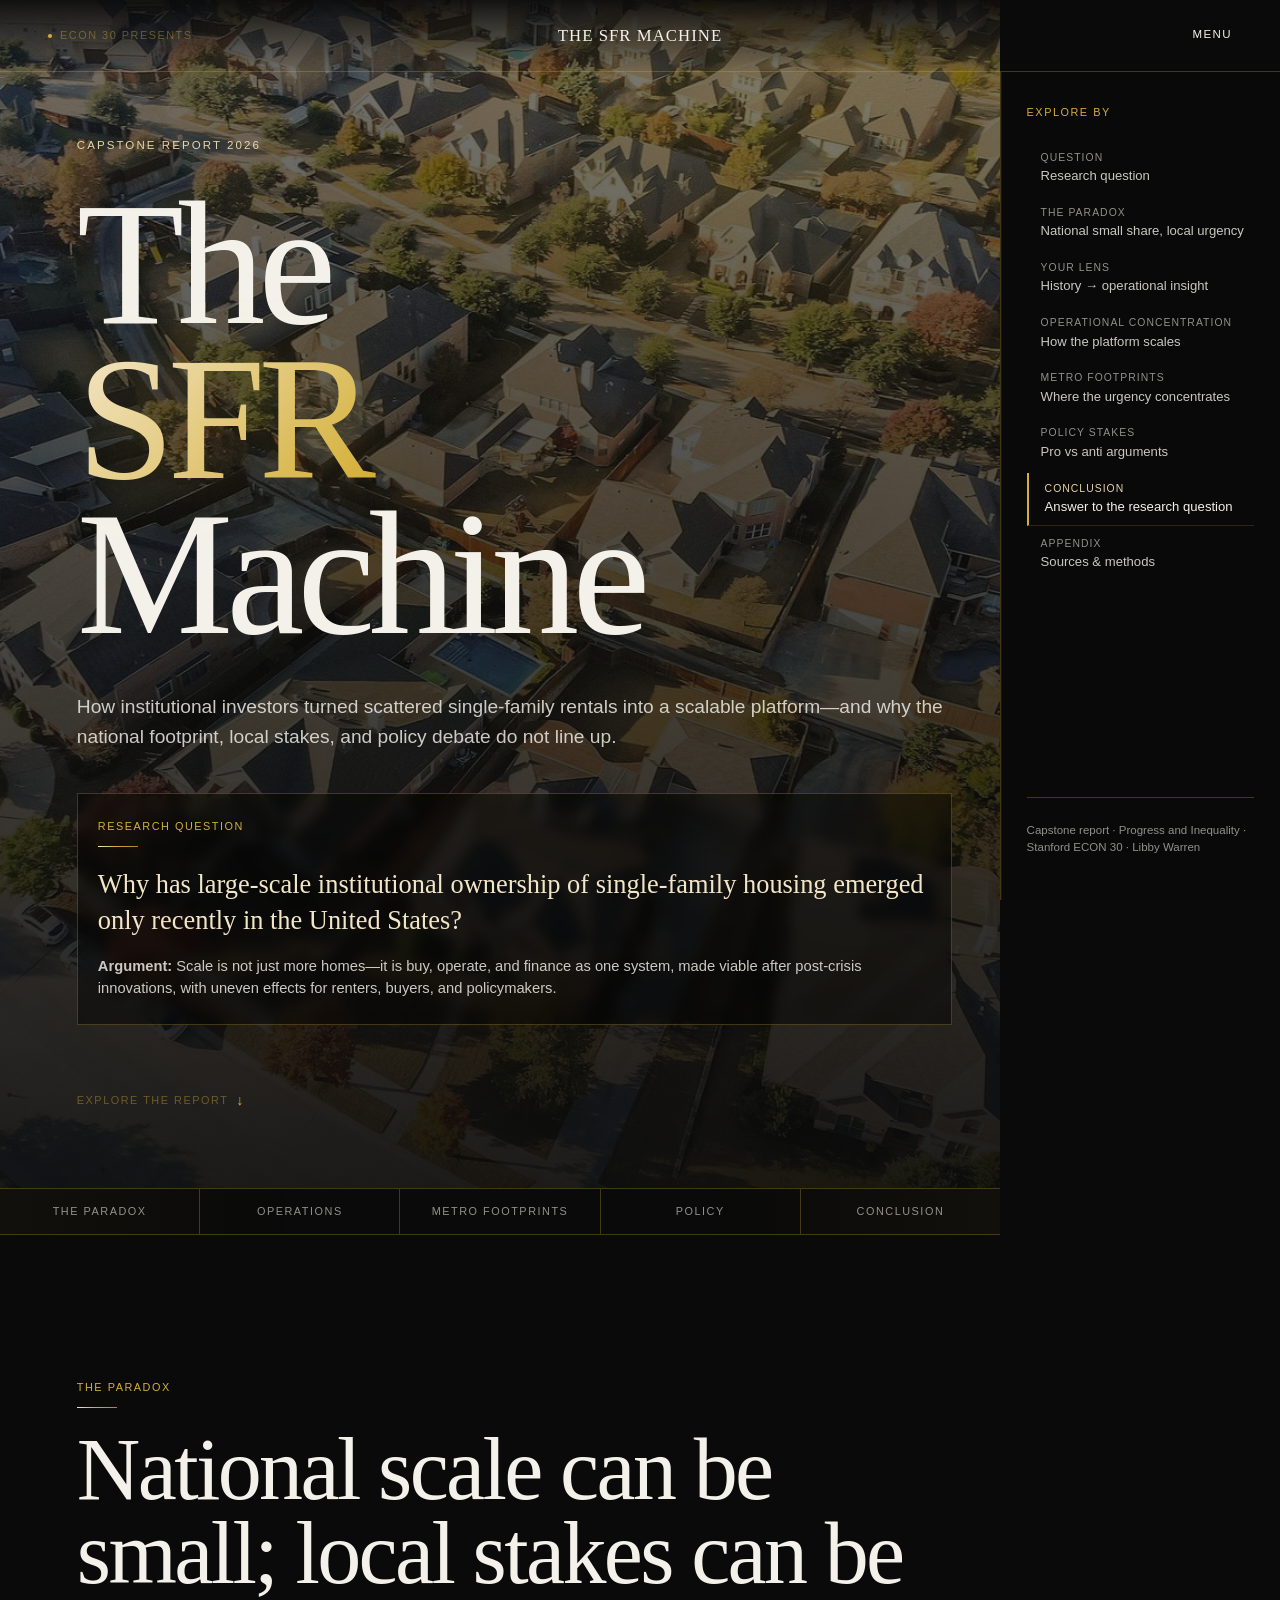
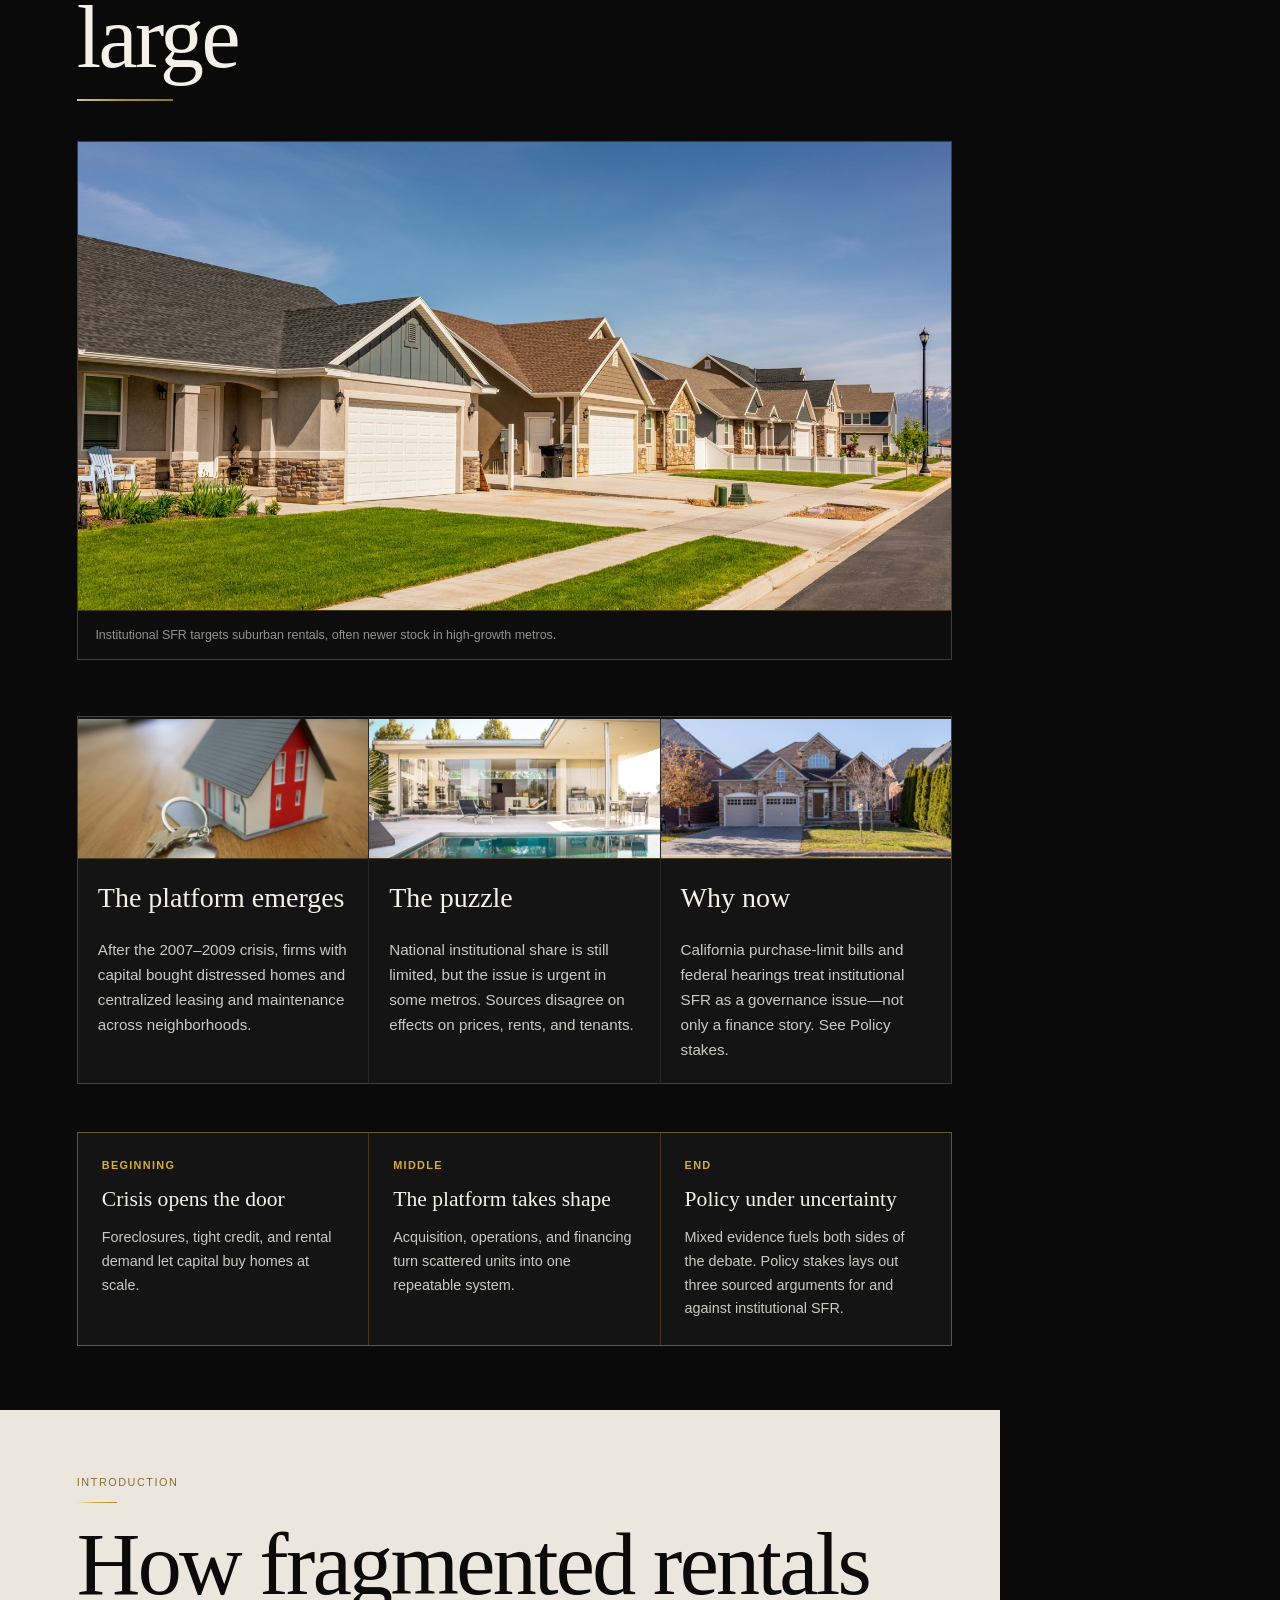
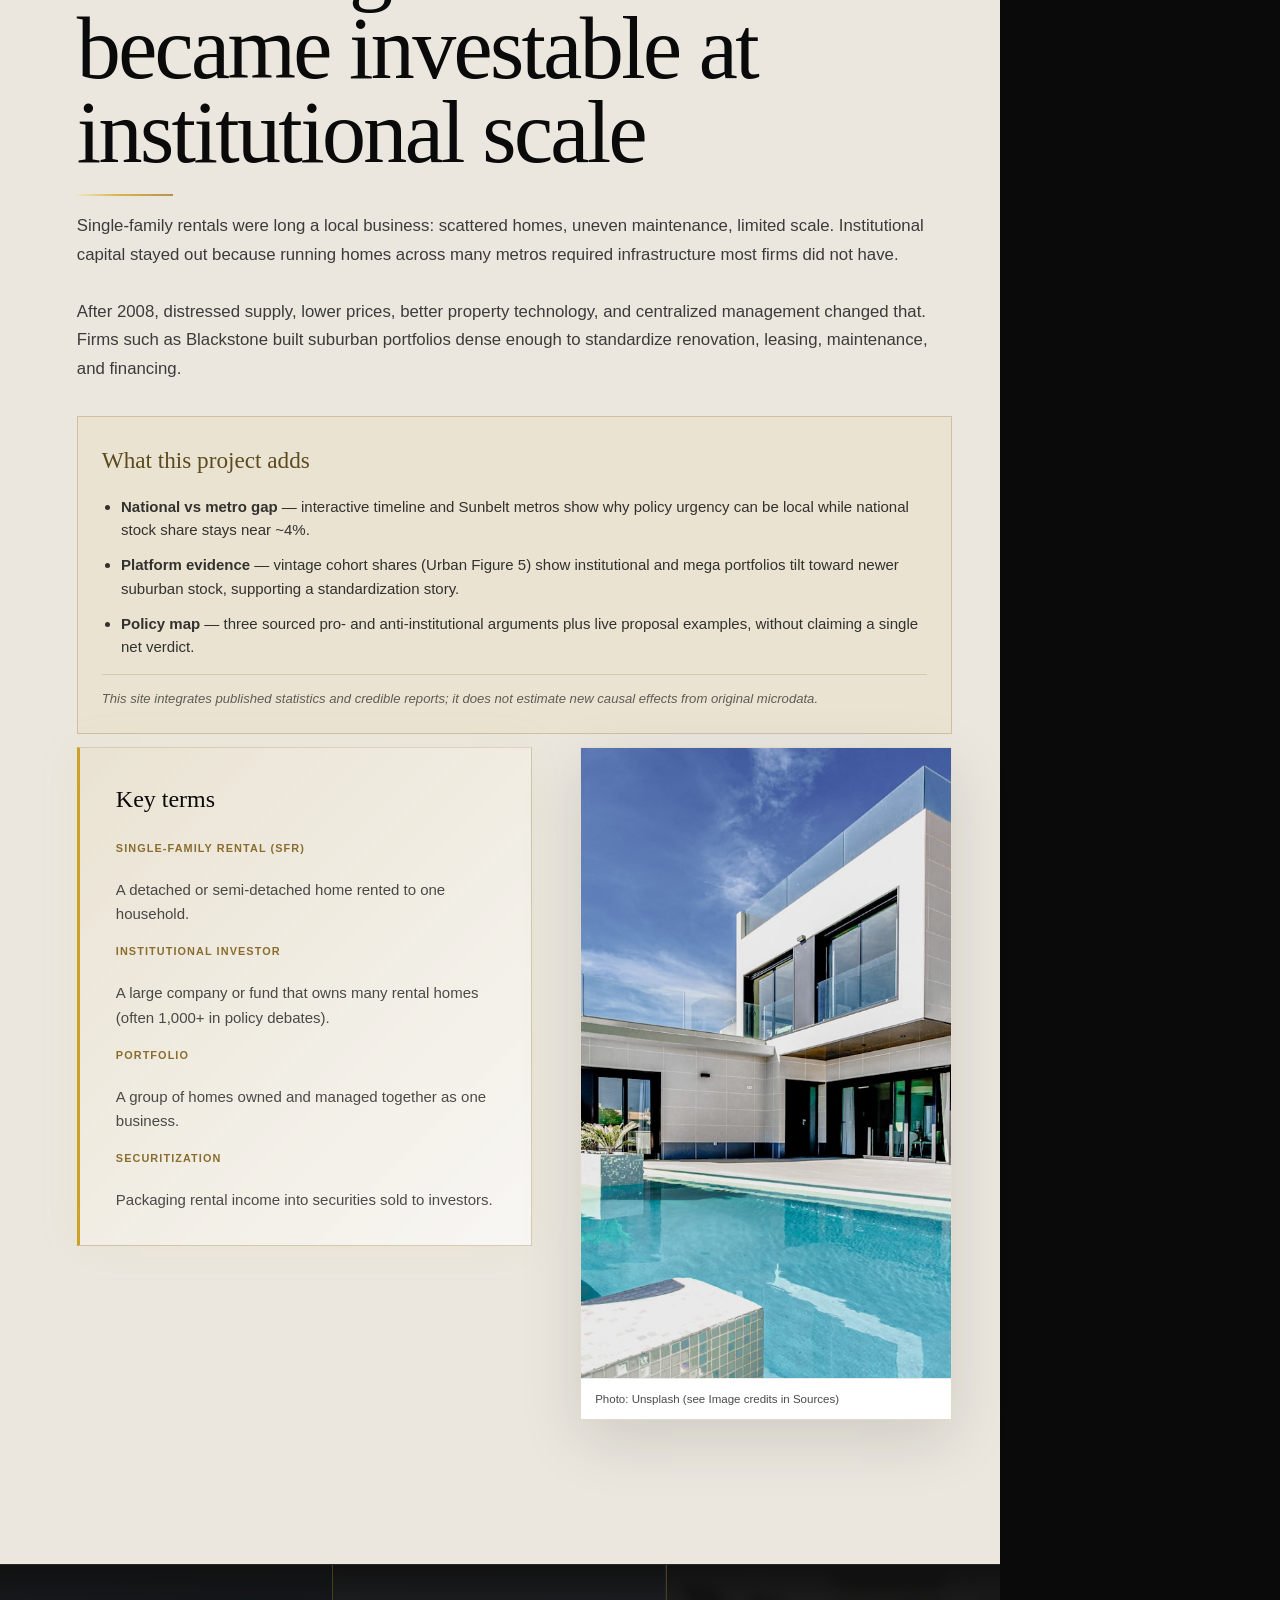
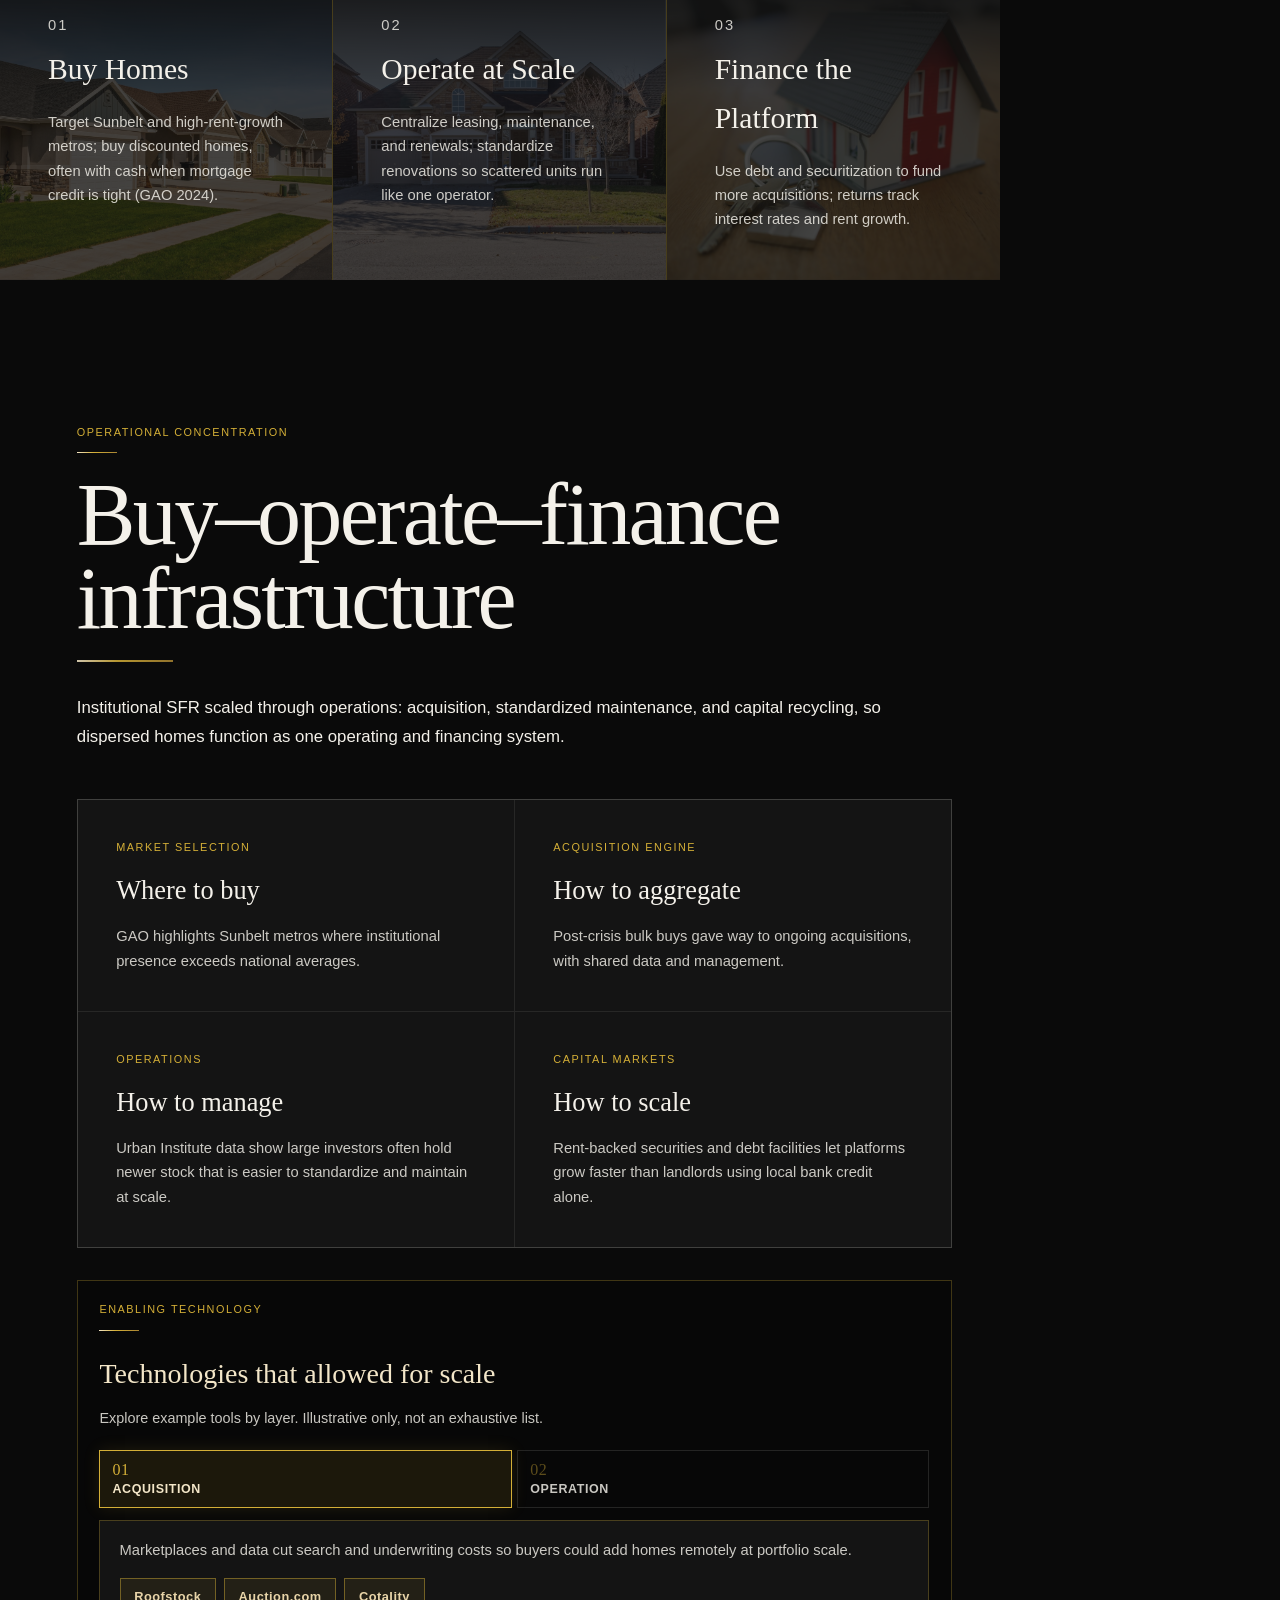
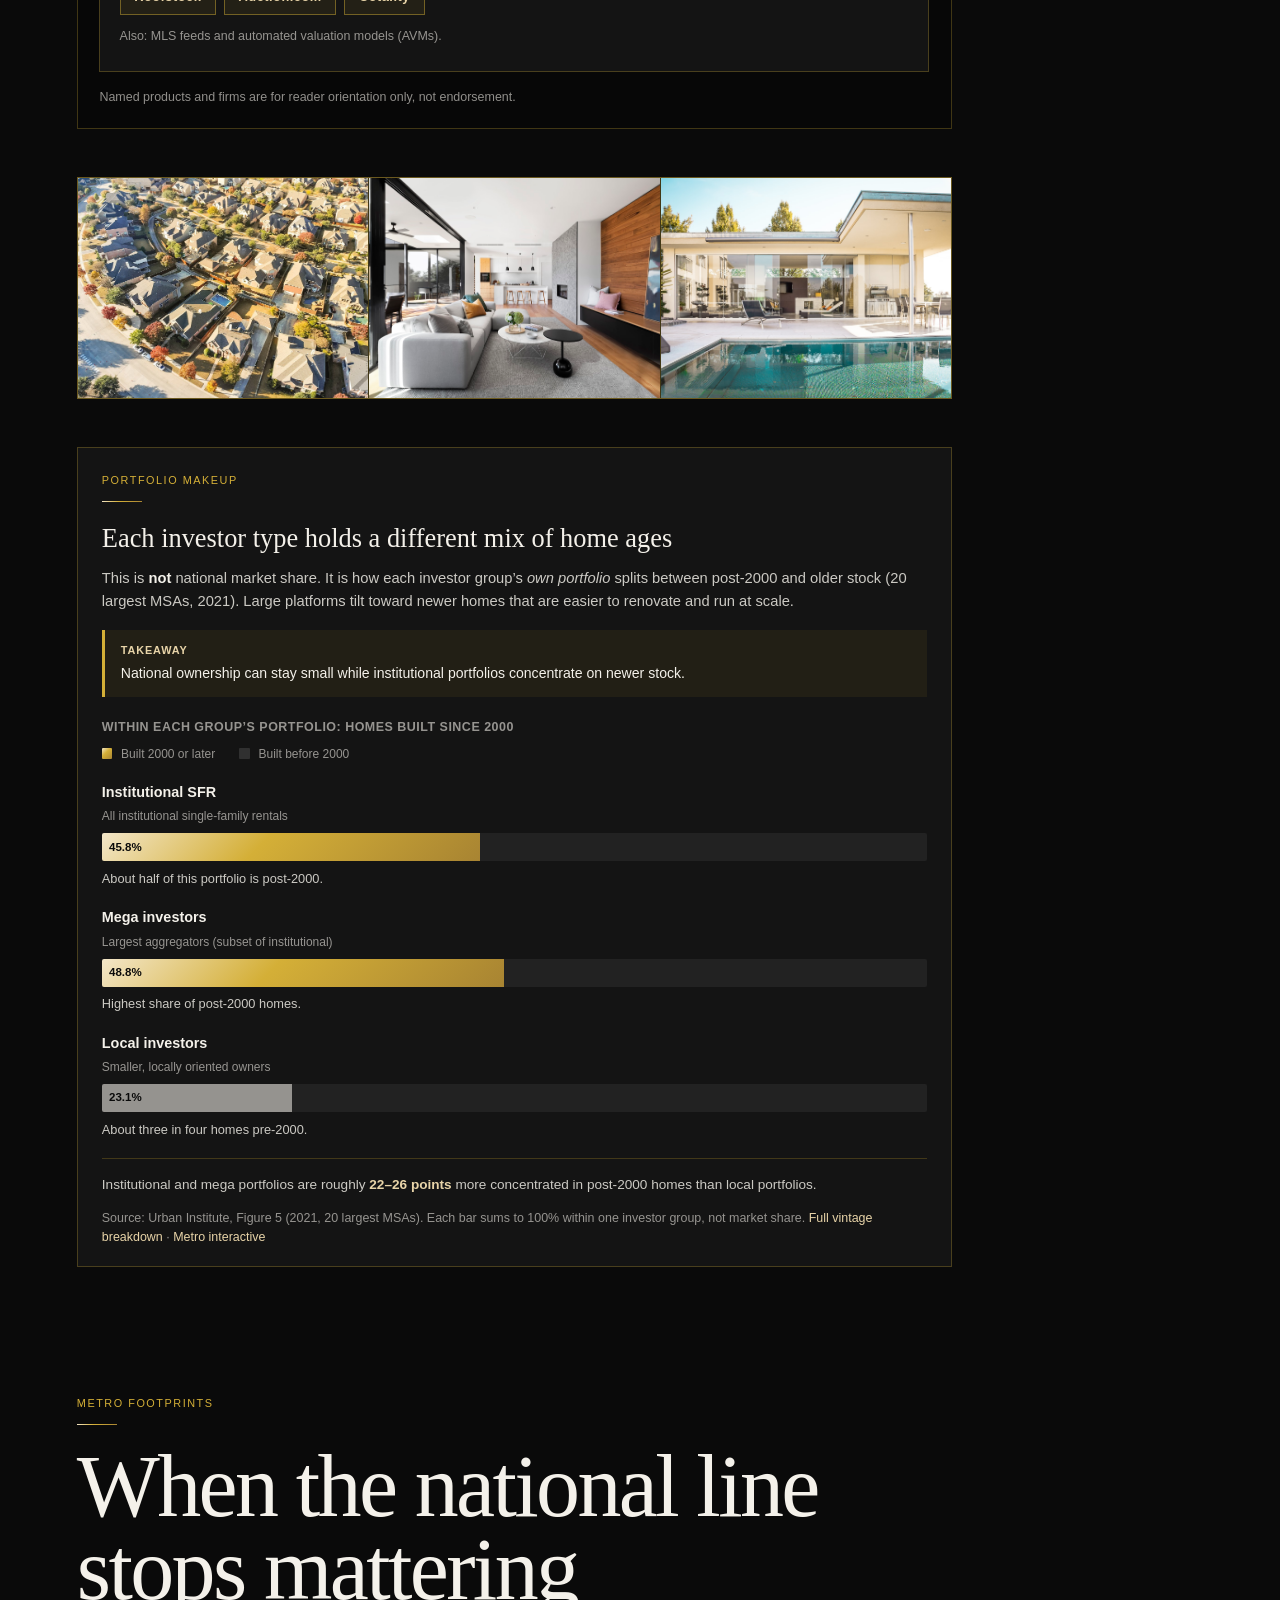
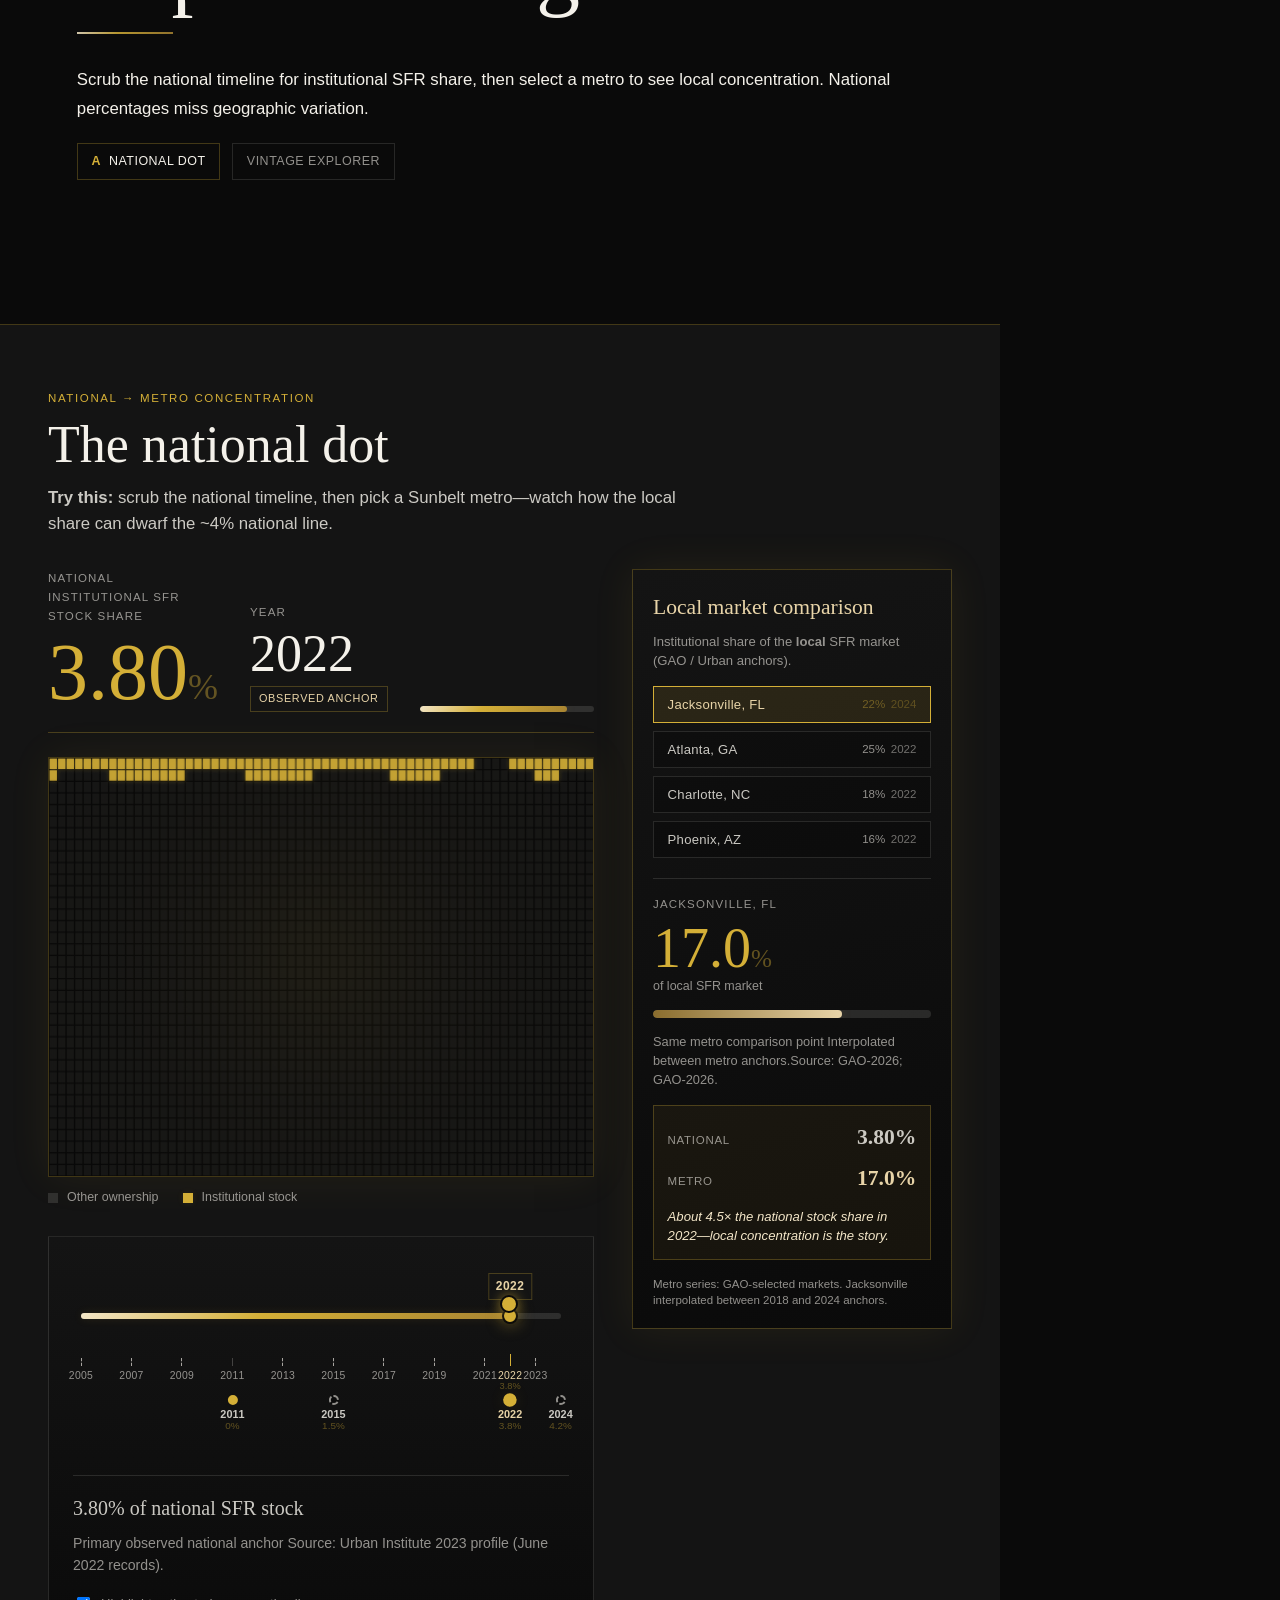
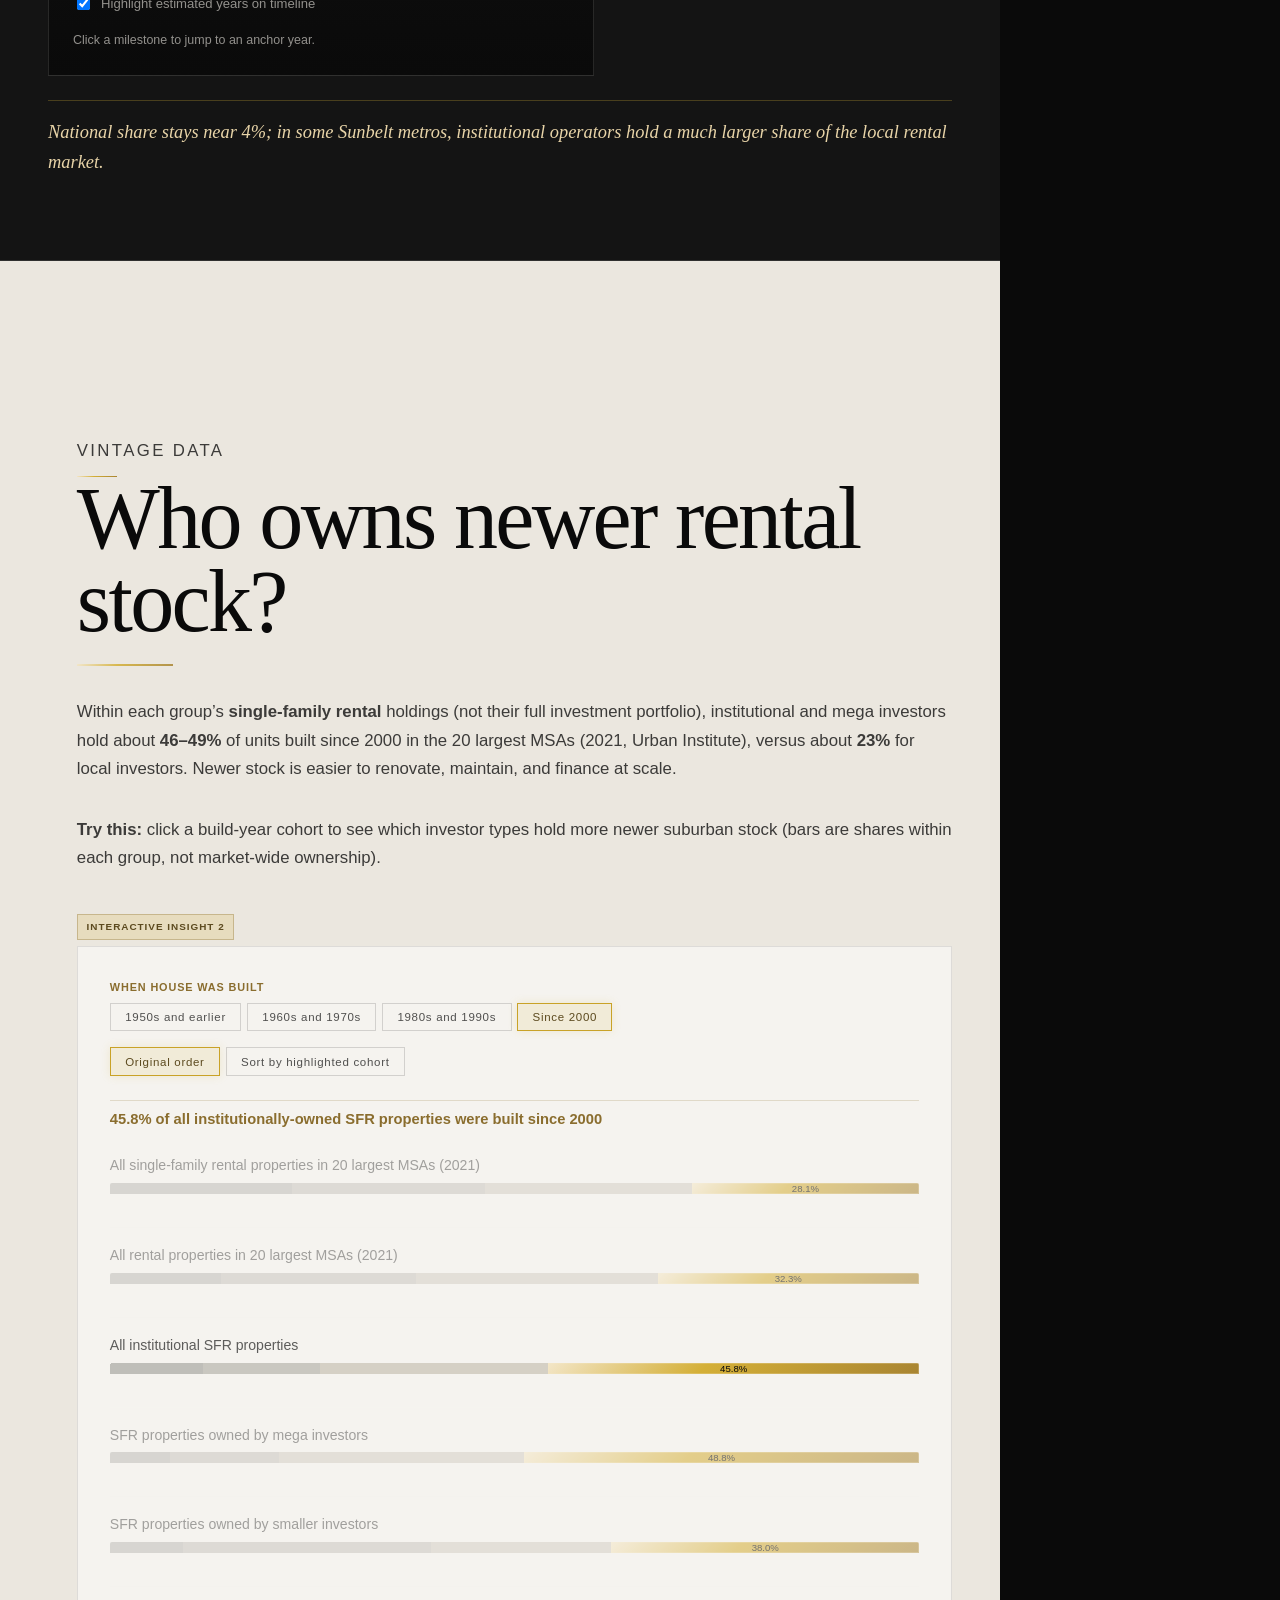
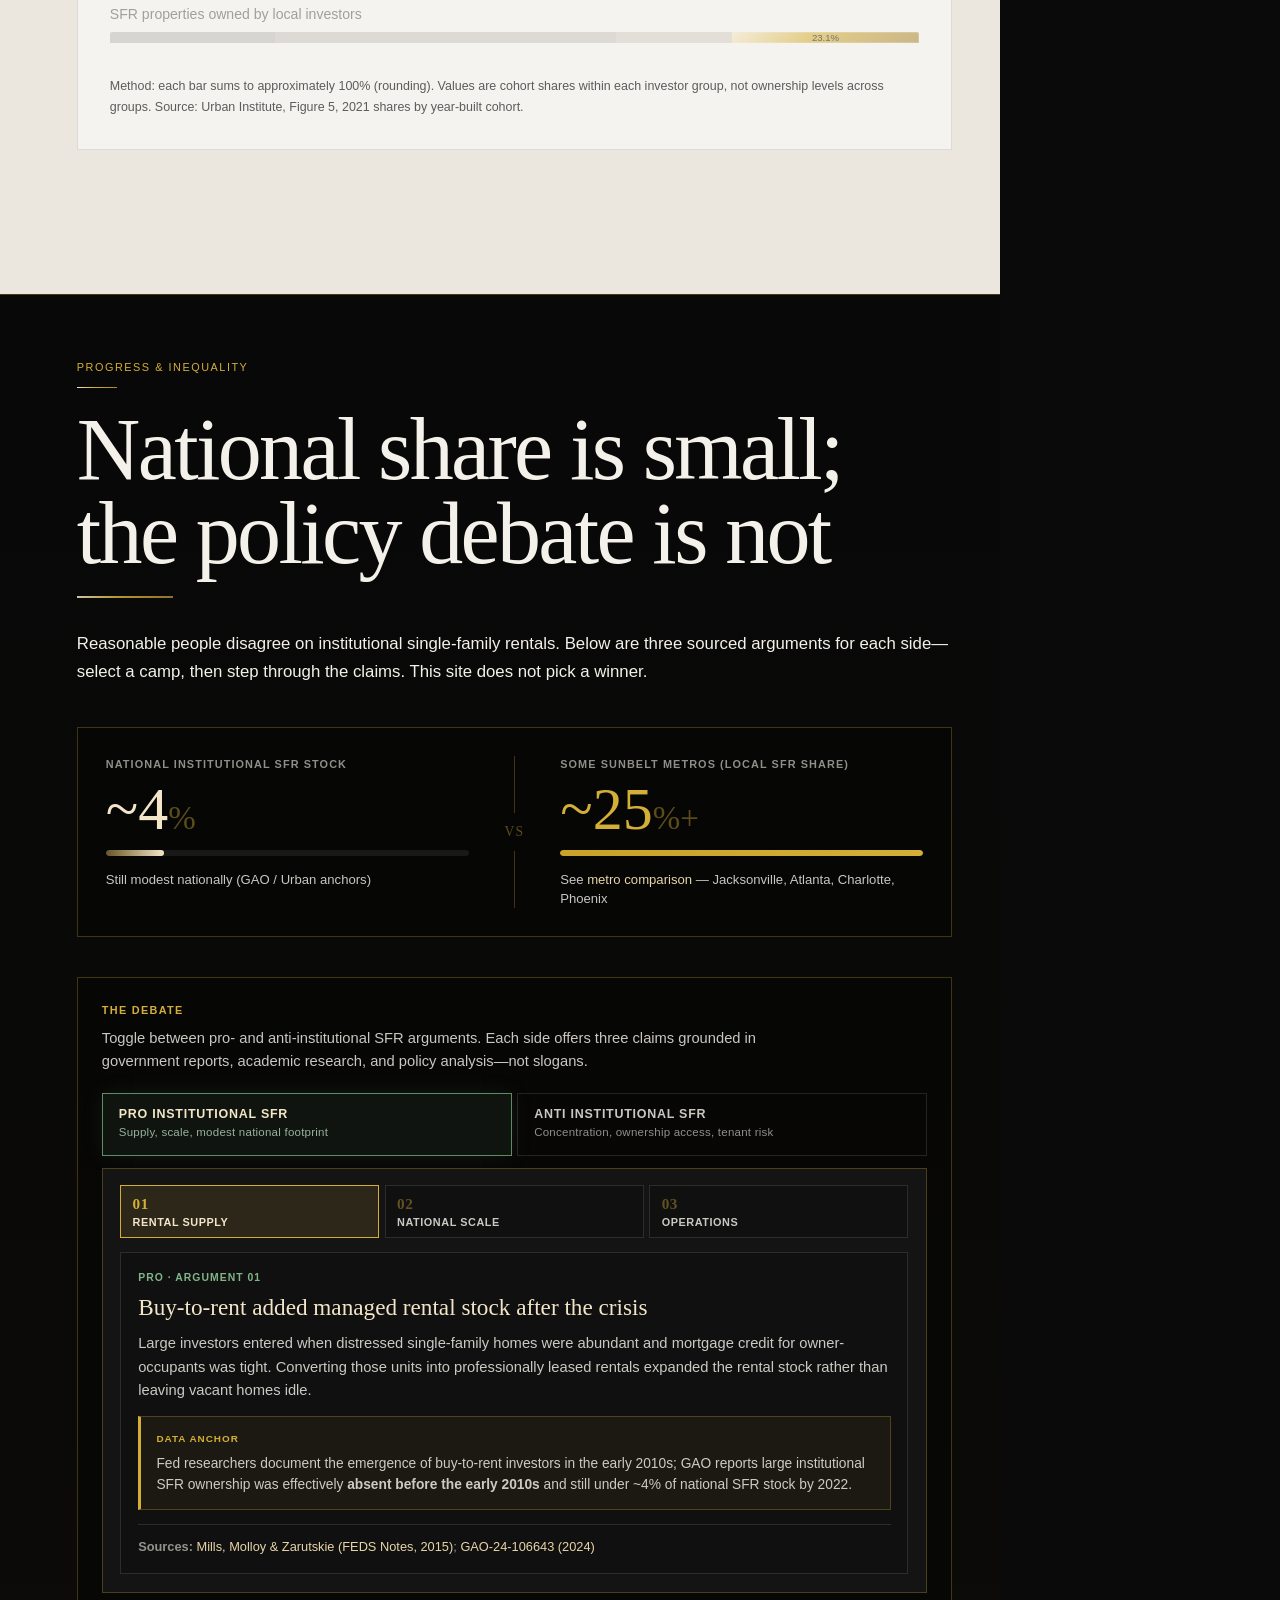
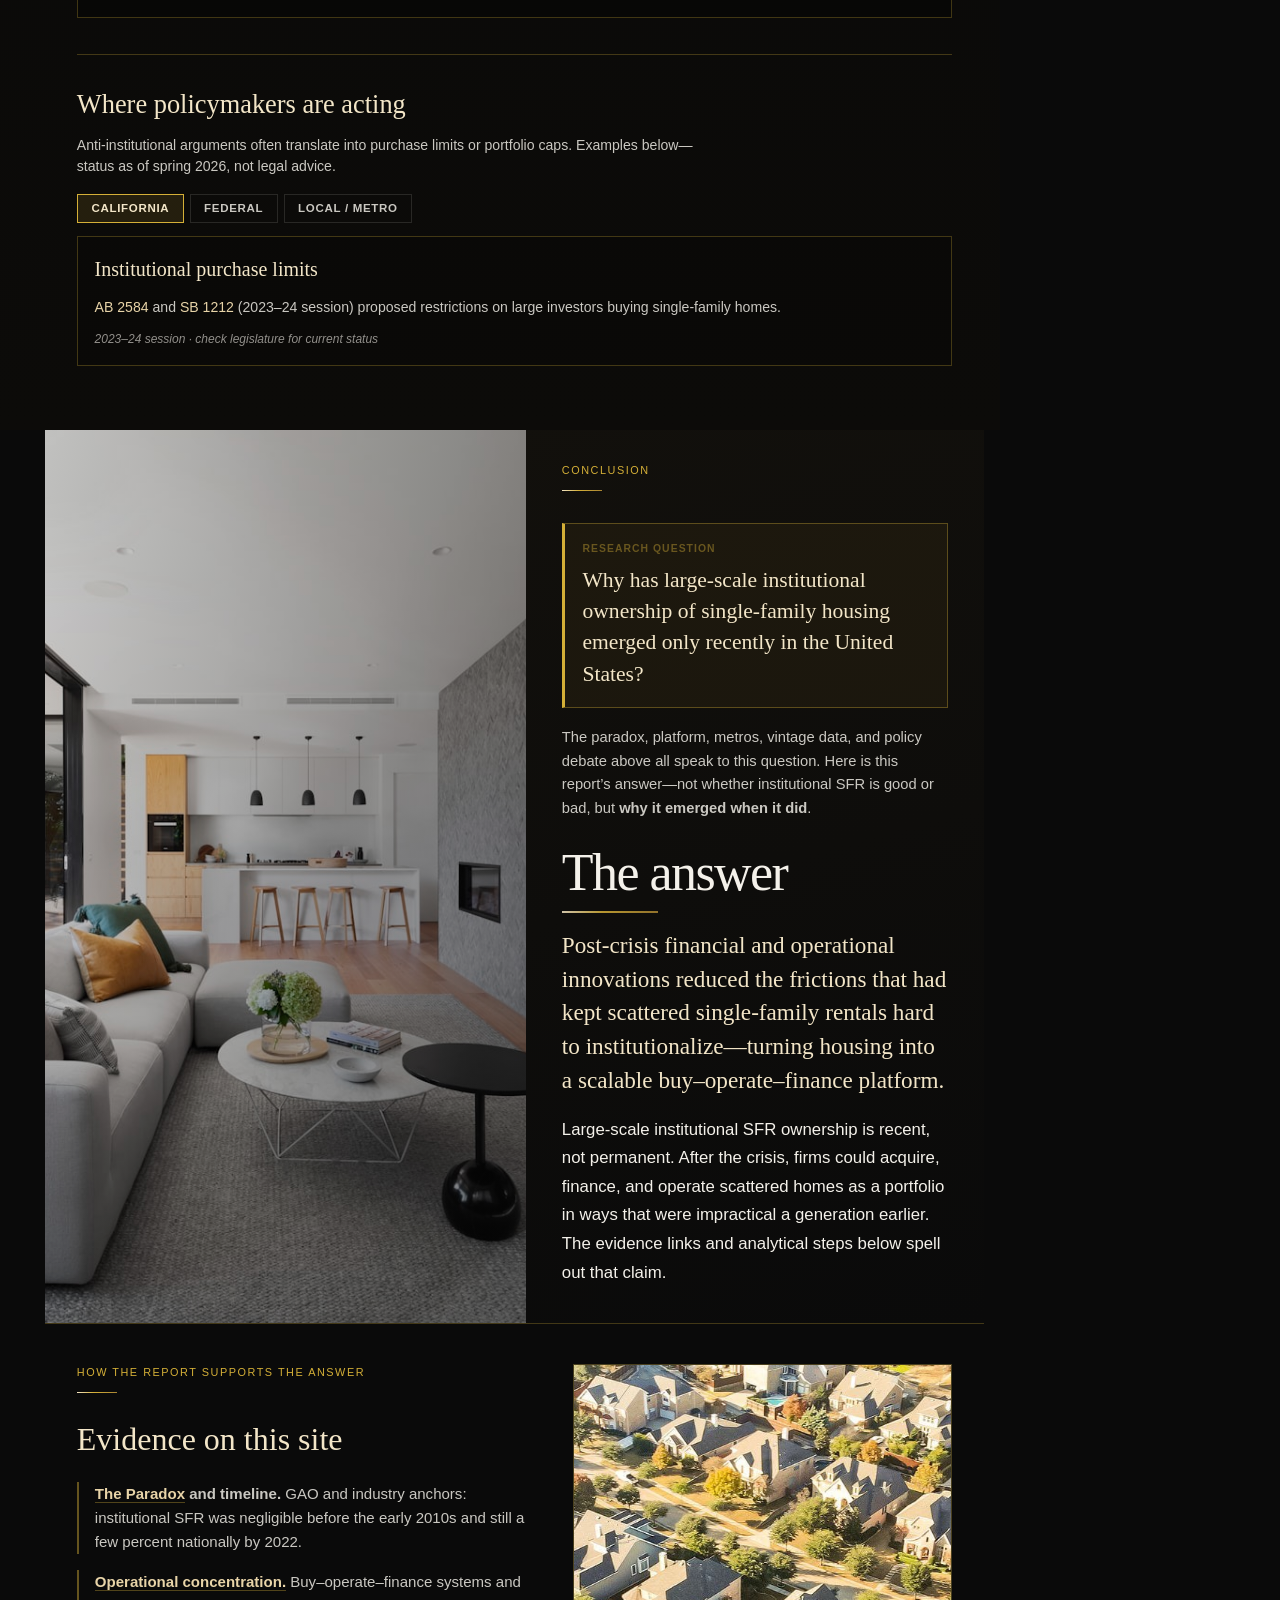
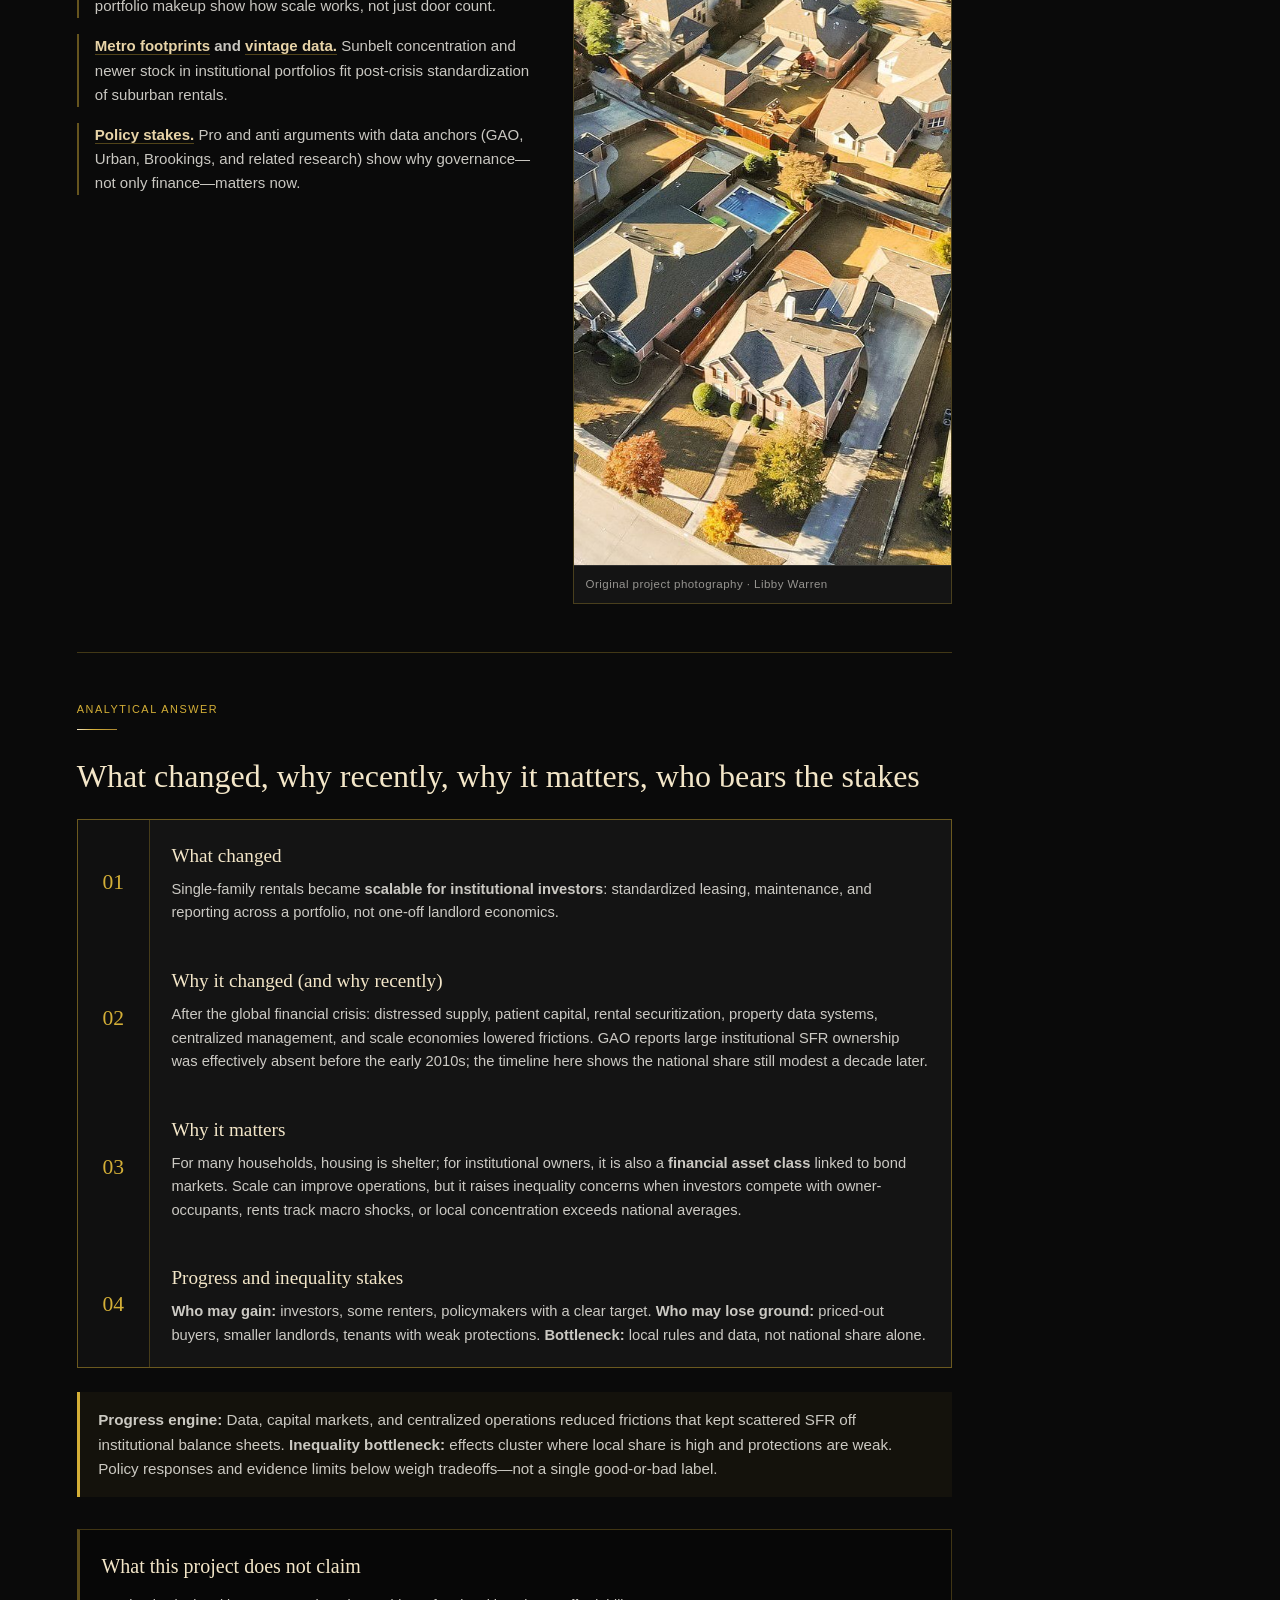
<file: index.html>
<!DOCTYPE html>
<html lang="en">
  <head>
    <meta charset="UTF-8" />
    <meta name="viewport" content="width=device-width, initial-scale=1.0" />
    <title>The SFR Machine</title>
    <link rel="stylesheet" href="styles.css" />
    <meta name="description" content="ECON 30 capstone — institutional single-family rentals, progress and inequality." />
    <meta name="author" content="Libby Warren" />
  </head>
  <body>
    <a class="skip-link" href="#main-content">Skip to main content</a>
    <div class="site-shell">
      <header class="site-header">
        <span class="brand-present">ECON 30 presents</span>
        <a class="logo" href="#main-content">The SFR Machine</a>
        <button type="button" class="menu-toggle" aria-expanded="false" aria-controls="menu-overlay">
          Menu
        </button>
      </header>

      <nav class="explore-panel" aria-label="Explore report">
        <p class="explore-label">Explore by</p>
        <ul>
          <li><a href="#question"><span>Question</span>Research question</a></li>
          <li><a href="#story"><span>The Paradox</span>National small share, local urgency</a></li>
          <li><a href="#mission"><span>Your lens</span>History → operational insight</a></li>
          <li><a href="#platform"><span>Operational Concentration</span>How the platform scales</a></li>
          <li><a href="#interactives"><span>Metro Footprints</span>Where the urgency concentrates</a></li>
          <li><a href="#policy"><span>Policy stakes</span>Pro vs anti arguments</a></li>
          <li><a href="#conclusion"><span>Conclusion</span>Answer to the research question</a></li>
          <li><a href="#sources"><span>Appendix</span>Sources &amp; methods</a></li>
        </ul>
        <p class="explore-footer">Capstone report · Progress and Inequality · Stanford ECON 30 · Libby Warren</p>
      </nav>

      <div id="menu-overlay" class="menu-overlay" aria-hidden="true">
        <button type="button" class="menu-close">Close</button>
        <p class="explore-label">Explore by</p>
        <ul>
          <li><a href="#question">Research question</a></li>
          <li><a href="#story">The Paradox</a></li>
          <li><a href="#mission">Your lens</a></li>
          <li><a href="#platform">Operational Concentration</a></li>
          <li><a href="#interactives">Metro Footprints</a></li>
          <li><a href="#policy">Policy stakes</a></li>
          <li><a href="#conclusion">Conclusion</a></li>
          <li><a href="#sources">Sources</a></li>
        </ul>
      </div>

      <main id="main-content">
        <section id="top" class="hero-panel hero-panel--photo" aria-labelledby="hero-title">
          <div class="hero-panel__scrim" aria-hidden="true"></div>
          <div class="hero-panel__content">
          <p class="report-meta">Capstone Report 2026</p>
          <h1 id="hero-title" class="hero-display">
            <span>The</span>
            <span class="hero-gold">SFR</span>
            <span>Machine</span>
          </h1>
          <p class="hero-lead">
            How institutional investors turned scattered single-family rentals into a scalable platform—and
            why the national footprint, local stakes, and policy debate do not line up.
          </p>
          <div class="research-question" id="question">
            <p class="eyebrow">Research question</p>
            <p class="research-question__text">
              Why has large-scale institutional ownership of single-family housing emerged only recently
              in the United States?
            </p>
            <p class="research-question__claim">
              <strong>Argument:</strong> Scale is not just more homes—it is buy, operate, and finance as one
              system, made viable after post-crisis innovations, with uneven effects for renters, buyers, and
              policymakers.
            </p>
          </div>
          <p class="hero-scroll"><a href="#story">Explore the report</a></p>
          </div>
        </section>

      <nav class="ticker" aria-label="Jump to report themes">
        <a href="#story">The Paradox</a>
        <a href="#platform">Operations</a>
        <a href="#interactives">Metro Footprints</a>
        <a href="#policy">Policy</a>
        <a href="#conclusion">Conclusion</a>
      </nav>

      <section id="story" class="report-panel story-section">
        <p class="eyebrow">The Paradox</p>
        <h2 class="panel-title">National scale can be small; local stakes can be large</h2>
        <figure class="photo-feature photo-feature--wide">
          <img
            src="images/sfr-image-2.jpg"
            alt="Row of single-family rental homes along a suburban street"
            width="1600"
            height="900"
            loading="lazy"
          />
          <figcaption>Institutional SFR targets suburban rentals, often newer stock in high-growth metros.</figcaption>
        </figure>
        <div class="story-grid">
          <article class="story-card story-card--photo">
            <img src="images/keys-housing.jpg" alt="House keys" loading="lazy" />
            <h3>The platform emerges</h3>
            <p>
              After the 2007–2009 crisis, firms with capital bought distressed homes and centralized leasing
              and maintenance across neighborhoods.
            </p>
          </article>
          <article class="story-card story-card--photo">
            <img src="images/neighborhood-aerial.jpg" alt="Aerial neighborhood" loading="lazy" />
            <h3>The puzzle</h3>
            <p>
              National institutional share is still limited, but the issue is urgent in some metros. Sources
              disagree on effects on prices, rents, and tenants.
            </p>
          </article>
          <article class="story-card story-card--photo">
            <img src="images/house-exterior.jpg" alt="Single-family home exterior" loading="lazy" />
            <h3>Why now</h3>
            <p>
              California purchase-limit bills and federal hearings treat institutional SFR as a governance
              issue—not only a finance story. See <a href="#policy">Policy stakes</a>.
            </p>
          </article>
        </div>

        <div class="narrative-arc" aria-label="Story arc">
          <article class="arc-step">
            <span class="arc-label">Beginning</span>
            <h3>Crisis opens the door</h3>
            <p>Foreclosures, tight credit, and rental demand let capital buy homes at scale.</p>
          </article>
          <article class="arc-step">
            <span class="arc-label">Middle</span>
            <h3>The platform takes shape</h3>
            <p>Acquisition, operations, and financing turn scattered units into one repeatable system.</p>
          </article>
          <article class="arc-step">
            <span class="arc-label">End</span>
            <h3>Policy under uncertainty</h3>
            <p>
              Mixed evidence fuels both sides of the debate. <a href="#policy">Policy stakes</a> lays out three
              sourced arguments for and against institutional SFR.
            </p>
          </article>
        </div>
      </section>

      <section id="mission" class="report-panel report-panel--light mission-section">
        <p class="eyebrow">Introduction</p>
        <h2 class="panel-title">How fragmented rentals became investable at institutional scale</h2>

        <p class="panel-intro">
          Single-family rentals were long a local business: scattered homes, uneven maintenance, limited
          scale. Institutional capital stayed out because running homes across many metros required
          infrastructure most firms did not have.
          <br /><br />
          After 2008, distressed supply, lower prices, better property technology, and centralized
          management changed that. Firms such as Blackstone built suburban portfolios dense enough to
          standardize renovation, leasing, maintenance, and financing.
        </p>

        <aside class="contribution-box" aria-labelledby="contribution-heading">
          <h3 id="contribution-heading">What this project adds</h3>
          <ul>
            <li>
              <strong>National vs metro gap</strong> — interactive timeline and Sunbelt metros show why policy
              urgency can be local while national stock share stays near ~4%.
            </li>
            <li>
              <strong>Platform evidence</strong> — vintage cohort shares (Urban Figure 5) show institutional and
              mega portfolios tilt toward newer suburban stock, supporting a standardization story.
            </li>
            <li>
              <strong>Policy map</strong> — three sourced pro- and anti-institutional arguments plus live
              proposal examples, without claiming a single net verdict.
            </li>
          </ul>
          <p class="contribution-box__note">
            This site integrates published statistics and credible reports; it does not estimate new causal
            effects from original microdata.
          </p>
        </aside>

        <div class="mission-row-2">
          <div class="definition-box">
          <h3>Key terms</h3>
          <dl>
            <dt>Single-family rental (SFR)</dt>
            <dd>A detached or semi-detached home rented to one household.</dd>
            <dt>Institutional investor</dt>
            <dd>
              A large company or fund that owns many rental homes (often 1,000+ in policy debates).
            </dd>
            <dt>Portfolio</dt>
            <dd>A group of homes owned and managed together as one business.</dd>
            <dt>Securitization</dt>
            <dd>Packaging rental income into securities sold to investors.</dd>
          </dl>
          </div>

          <figure class="media-split__figure mission-figure">
            <img
              src="images/modern-home.jpg"
              alt="Contemporary single-family home exterior"
              width="1200"
              height="800"
              loading="lazy"
            />
            <figcaption>Photo: Unsplash (see Image credits in Sources)</figcaption>
          </figure>
        </div>
      </section>

      <section class="feature-strip" aria-label="Asset class overview">
        <article class="feature-card feature-card--buy">
          <p class="metric">01</p>
          <h3>Buy Homes</h3>
          <p>
            Target Sunbelt and high-rent-growth metros; buy discounted homes, often with cash when mortgage
            credit is tight (GAO 2024).
          </p>
        </article>
        <article class="feature-card feature-card--operate">
          <p class="metric">02</p>
          <h3>Operate at Scale</h3>
          <p>
            Centralize leasing, maintenance, and renewals; standardize renovations so scattered units run
            like one operator.
          </p>
        </article>
        <article class="feature-card feature-card--finance">
          <p class="metric">03</p>
          <h3>Finance the Platform</h3>
          <p>
            Use debt and securitization to fund more acquisitions; returns track interest rates and rent
            growth.
          </p>
        </article>
      </section>

      <section id="platform" class="report-panel platform-section">
        <div class="section-heading">
          <p class="eyebrow">Operational Concentration</p>
          <h2 class="panel-title">Buy–operate–finance infrastructure</h2>
          <p class="panel-intro">
            Institutional SFR scaled through operations: acquisition, standardized maintenance, and capital
            recycling, so dispersed homes function as one operating and financing system.
          </p>
        </div>

        <div class="platform-grid">
          <article>
            <span>Market Selection</span>
            <h3>Where to buy</h3>
            <p>
              GAO highlights Sunbelt metros where institutional presence exceeds national averages.
            </p>
          </article>
          <article>
            <span>Acquisition Engine</span>
            <h3>How to aggregate</h3>
            <p>
              Post-crisis bulk buys gave way to ongoing acquisitions, with shared data and management.
            </p>
          </article>
          <article>
            <span>Operations</span>
            <h3>How to manage</h3>
            <p>
              Urban Institute data show large investors often hold newer stock that is easier to standardize
              and maintain at scale.
            </p>
          </article>
          <article>
            <span>Capital Markets</span>
            <h3>How to scale</h3>
            <p>
              Rent-backed securities and debt facilities let platforms grow faster than landlords using
              local bank credit alone.
            </p>
          </article>
        </div>

        <div class="platform-tech" id="platform-tech" data-platform-tech aria-labelledby="platform-tech-heading">
          <p class="eyebrow">Enabling technology</p>
          <h3 id="platform-tech-heading">Technologies that allowed for scale</h3>
          <p class="platform-tech-intro">
            Explore example tools by layer. Illustrative only, not an exhaustive list.
          </p>
          <div class="platform-tech-tabs" role="tablist" aria-label="Technology layers">
            <button
              type="button"
              class="platform-tech-tab is-active"
              role="tab"
              id="tech-tab-acquire"
              aria-selected="true"
              aria-controls="tech-panel-acquire"
              data-tech-tab="acquire"
            >
              <span class="platform-tech-tab__num">01</span>
              Acquisition
            </button>
            <button
              type="button"
              class="platform-tech-tab"
              role="tab"
              id="tech-tab-operation"
              aria-selected="false"
              aria-controls="tech-panel-operation"
              data-tech-tab="operation"
            >
              <span class="platform-tech-tab__num">02</span>
              Operation
            </button>
          </div>
          <div class="platform-tech-stage">
            <article
              class="platform-tech-panel is-active"
              id="tech-panel-acquire"
              role="tabpanel"
              aria-labelledby="tech-tab-acquire"
              data-tech-panel="acquire"
            >
              <p class="platform-tech-panel__text">
                Marketplaces and data cut search and underwriting costs so buyers could add homes remotely at
                portfolio scale.
              </p>
              <div class="platform-tech-chips" aria-label="Acquisition examples">
                <a class="platform-tech-chip" href="https://www.roofstock.com/" target="_blank" rel="noopener noreferrer">Roofstock</a>
                <a class="platform-tech-chip" href="https://www.auction.com/" target="_blank" rel="noopener noreferrer">Auction.com</a>
                <a
                  class="platform-tech-chip"
                  href="https://www.cotality.com/"
                  target="_blank"
                  rel="noopener noreferrer"
                  title="Cotality (formerly CoreLogic)"
                >Cotality</a>
              </div>
              <p class="platform-tech-chip-note">Also: MLS feeds and automated valuation models (AVMs).</p>
            </article>
            <article
              class="platform-tech-panel"
              id="tech-panel-operation"
              role="tabpanel"
              aria-labelledby="tech-tab-operation"
              data-tech-panel="operation"
              hidden
            >
              <p class="platform-tech-panel__text">
                Centralized systems let firms lease, maintain, and report on thousands of scattered rentals as one
                portfolio.
              </p>
              <div class="platform-tech-columns">
                <div class="platform-tech-column">
                  <p class="platform-tech-column__label">Property management software</p>
                  <div class="platform-tech-chips" aria-label="Property management software">
                    <a class="platform-tech-chip" href="https://www.yardi.com/" target="_blank" rel="noopener noreferrer">Yardi</a>
                    <a class="platform-tech-chip" href="https://www.appfolio.com/" target="_blank" rel="noopener noreferrer">AppFolio</a>
                    <a class="platform-tech-chip" href="https://www.realpage.com/" target="_blank" rel="noopener noreferrer">RealPage</a>
                  </div>
                  <p class="platform-tech-chip-note">Standardized turns, vendors, and leasing workflows at scale.</p>
                </div>
                <div class="platform-tech-column">
                  <p class="platform-tech-column__label">Large operators</p>
                  <div class="platform-tech-chips" aria-label="Large operators">
                    <a class="platform-tech-chip" href="https://www.invitationhomes.com/" target="_blank" rel="noopener noreferrer">Invitation Homes</a>
                    <a class="platform-tech-chip" href="https://www.americanhomes4rent.com/" target="_blank" rel="noopener noreferrer">American Homes 4 Rent</a>
                  </div>
                  <p class="platform-tech-chip-note">National platforms in Sunbelt-heavy markets post-crisis.</p>
                </div>
              </div>
            </article>
          </div>
          <p class="platform-tech-note">
            Named products and firms are for reader orientation only, not endorsement.
          </p>
        </div>

        <div class="photo-gallery" aria-label="Housing imagery">
          <figure>
            <img src="images/sfr-image-1.jpg" alt="Aerial view of dense suburban single-family neighborhood" loading="lazy" />
          </figure>
          <figure>
            <img src="images/suburban-street.jpg" alt="Suburban street with new homes" loading="lazy" />
          </figure>
          <figure>
            <img src="images/neighborhood-aerial.jpg" alt="Aerial view of residential neighborhood" loading="lazy" />
          </figure>
        </div>

        <div
          class="comparison-callout"
          aria-labelledby="comparison-heading"
          aria-describedby="comparison-lead comparison-note"
        >
          <p class="eyebrow">Portfolio makeup</p>
          <h3 id="comparison-heading">Each investor type holds a different mix of home ages</h3>
          <p id="comparison-lead" class="comparison-lead">
            This is <strong>not</strong> national market share. It is how each investor group’s <em>own
            portfolio</em> splits between post-2000 and older stock (20 largest MSAs, 2021). Large platforms
            tilt toward newer homes that are easier to renovate and run at scale.
          </p>
          <p class="comparison-takeaway" role="note">
            <span class="comparison-takeaway-label">Takeaway</span>
            National ownership can stay small while institutional portfolios concentrate on newer stock.
          </p>
          <p class="comparison-chart-title">Within each group’s portfolio: homes built since 2000</p>
          <div class="comparison-legend" aria-hidden="true">
            <span><i class="comparison-swatch is-new"></i> Built 2000 or later</span>
            <span><i class="comparison-swatch is-old"></i> Built before 2000</span>
          </div>
          <div class="comparison-bars">
            <article class="comparison-row">
              <div class="comparison-row-labels">
                <strong class="comparison-row-name">Institutional SFR</strong>
                <span class="comparison-row-def">All institutional single-family rentals</span>
              </div>
              <div
                class="comparison-stacked"
                role="img"
                aria-label="Institutional SFR portfolio: 45.8 percent built since 2000, 54.2 percent older"
              >
                <span class="comparison-seg is-new" style="width: 45.8%">45.8%</span>
                <span class="comparison-seg is-old" style="width: 54.2%" aria-hidden="true"></span>
              </div>
              <p class="comparison-row-readout">About half of this portfolio is post-2000.</p>
            </article>
            <article class="comparison-row">
              <div class="comparison-row-labels">
                <strong class="comparison-row-name">Mega investors</strong>
                <span class="comparison-row-def">Largest aggregators (subset of institutional)</span>
              </div>
              <div
                class="comparison-stacked"
                role="img"
                aria-label="Mega investor portfolio: 48.8 percent built since 2000, 51.2 percent older"
              >
                <span class="comparison-seg is-new" style="width: 48.8%">48.8%</span>
                <span class="comparison-seg is-old" style="width: 51.2%" aria-hidden="true"></span>
              </div>
              <p class="comparison-row-readout">Highest share of post-2000 homes.</p>
            </article>
            <article class="comparison-row">
              <div class="comparison-row-labels">
                <strong class="comparison-row-name">Local investors</strong>
                <span class="comparison-row-def">Smaller, locally oriented owners</span>
              </div>
              <div
                class="comparison-stacked"
                role="img"
                aria-label="Local investor portfolio: 23.1 percent built since 2000, 76.9 percent older"
              >
                <span class="comparison-seg is-new is-local" style="width: 23.1%">23.1%</span>
                <span class="comparison-seg is-old" style="width: 76.9%" aria-hidden="true"></span>
              </div>
              <p class="comparison-row-readout">About three in four homes pre-2000.</p>
            </article>
          </div>
          <p class="comparison-gap">
            Institutional and mega portfolios are roughly <strong>22–26 points</strong> more concentrated
            in post-2000 homes than local portfolios.
          </p>
          <p id="comparison-note" class="comparison-note">
            Source: Urban Institute, Figure 5 (2021, 20 largest MSAs). Each bar sums to 100% within one
            investor group, not market share.
            <a href="#vintage">Full vintage breakdown</a> ·
            <a href="#interactives">Metro interactive</a>
          </p>
        </div>
      </section>

      <section id="interactives" class="report-panel showcase-hub">
        <p class="eyebrow">Metro Footprints</p>
        <h2 class="panel-title">When the national line stops mattering</h2>
        <p class="panel-intro">
          Scrub the national timeline for institutional SFR share, then select a metro to see local
          concentration. National percentages miss geographic variation.
        </p>
        <p class="showcase-load-error" data-showcase-error hidden></p>
        <nav class="showcase-lab-nav" aria-label="Jump to interactive lab">
          <a class="showcase-lab-link is-active" href="#lab-national-dot"><span>A</span> National dot</a>
          <a class="showcase-lab-link" href="#vintage">Vintage explorer</a>
        </nav>
      </section>

      <!-- National institutional share — timeline interactive -->
      <section id="lab-national-dot" class="showcase-lab showcase-lab--dot" data-lab="national-dot">
        <div class="showcase-lab-head">
          <p class="showcase-lab-tag">National → metro concentration</p>
          <h2 class="showcase-lab-title">The national dot</h2>
          <p class="showcase-lab-lead">
            <strong>Try this:</strong> scrub the national timeline, then pick a Sunbelt metro—watch how the
            local share can dwarf the ~4% national line.
          </p>
        </div>

        <div class="dot-stage">
          <div class="dot-split">
            <div class="dot-national-col">
          <header class="dot-hero">
            <div class="dot-hero-stat">
              <p class="dot-hero-label">National institutional SFR stock share</p>
              <p class="dot-hero-value">
                <span data-dot-odometer>0.00</span><span class="dot-hero-pct">%</span>
              </p>
            </div>
            <div class="dot-hero-year">
              <p class="dot-hero-year-label">Year</p>
              <p class="dot-hero-year-num" data-dot-year>2022</p>
              <span class="showcase-flag is-obs" data-dot-flag>Observed anchor</span>
            </div>
            <div class="dot-hero-bar" aria-hidden="true">
              <div class="dot-hero-bar-fill" data-dot-bar-fill></div>
              <span class="dot-hero-bar-cap">National ~4% scale</span>
            </div>
          </header>

          <div class="dot-visual">
            <canvas class="dot-canvas" data-dot-canvas aria-label="Grid of rental homes; gold cells are institutional share"></canvas>
            <div class="dot-visual-legend">
              <span><i class="dot-swatch dot-swatch--other"></i> Other ownership</span>
              <span><i class="dot-swatch dot-swatch--inst"></i> Institutional stock</span>
            </div>
          </div>

          <div class="dot-timeline-panel">
            <div class="dot-timeline">
              <div class="dot-timeline-scrubber" data-dot-timeline-scrubber>
                <div class="dot-timeline-rail">
                  <div class="dot-timeline-fill" data-dot-timeline-fill></div>
                  <div class="dot-timeline-playhead" data-dot-timeline-playhead>
                    <span class="dot-playhead-year" data-dot-playhead-year>2022</span>
                  </div>
                </div>
                <input
                  type="range"
                  class="dot-timeline-slider"
                  data-dot-slider
                  min="2005"
                  max="2024"
                  step="1"
                  value="2022"
                  aria-label="Year on institutional SFR stock timeline"
                />
              </div>
              <div class="dot-timeline-ticks" data-dot-timeline-ticks></div>
              <div class="dot-milestones" data-dot-milestones></div>
            </div>

            <div class="dot-detail">
              <p class="dot-detail-share"><span data-dot-detail-pct>3.80</span>% of national SFR stock</p>
              <p class="dot-detail-caption" data-dot-caption></p>
            </div>

            <div class="dot-controls">
              <label class="showcase-check">
                <input type="checkbox" data-dot-est-toggle checked />
                Highlight estimated years on timeline
              </label>
              <p class="dot-hint">Click a milestone to jump to an anchor year.</p>
            </div>
          </div>
            </div>

            <aside class="dot-metro-col" aria-label="Compare Sunbelt metros">
              <p class="dot-metro-heading">Local market comparison</p>
              <p class="dot-metro-intro">Institutional share of the <strong>local</strong> SFR market (GAO / Urban anchors).</p>

              <div class="dot-metro-list" data-dot-metro-list role="listbox" aria-label="Select metro"></div>

              <div class="dot-metro-panel">
                <p class="dot-metro-name" data-dot-metro-name>Jacksonville, FL</p>
                <p class="dot-metro-share">
                  <span data-dot-metro-odometer>—</span><span class="dot-hero-pct">%</span>
                </p>
                <p class="dot-metro-share-label">of local SFR market</p>
                <div class="dot-metro-bar" aria-hidden="true">
                  <div class="dot-metro-bar-fill" data-dot-metro-bar-fill></div>
                  <span class="dot-metro-bar-cap">Metro ~25% scale</span>
                </div>
                <p class="dot-metro-caption" data-dot-metro-caption></p>

                <div class="dot-compare-card">
                  <div class="dot-compare-row">
                    <span class="dot-compare-label">National</span>
                    <strong class="dot-compare-val" data-dot-compare-nat>3.80%</strong>
                  </div>
                  <div class="dot-compare-row">
                    <span class="dot-compare-label">Metro</span>
                    <strong class="dot-compare-val dot-compare-val--metro" data-dot-compare-metro>—</strong>
                  </div>
                  <p class="dot-compare-ratio" data-dot-compare-ratio></p>
                </div>
              </div>

              <p class="dot-metro-footnote">
                Metro series: GAO-selected markets. Jacksonville interpolated between 2018 and 2024 anchors.
              </p>
            </aside>
          </div>

          <p class="showcase-takeaway">
            National share stays near 4%; in some Sunbelt metros, institutional operators hold a much larger
            share of the local rental market.
          </p>
        </div>
      </section>

      <section id="vintage" class="report-panel report-panel--light timeline-section">
        <div class="timeline-layout">
        <div class="section-heading">
          <p class="eyebrow">Vintage data</p>
          <h2 class="panel-title">Who owns newer rental stock?</h2>
          <p>
            Within each group’s <strong>single-family rental</strong> holdings (not their full investment
            portfolio), institutional and mega investors hold about <strong>46–49%</strong> of units built
            since 2000 in the 20 largest MSAs (2021, Urban Institute), versus about <strong>23%</strong> for
            local investors. Newer stock is easier to renovate, maintain, and finance at scale.
          </p>
          <p>
            <strong>Try this:</strong> click a build-year cohort to see which investor types hold more newer
            suburban stock (bars are shares within each group, not market-wide ownership).
          </p>
        </div>
        <div class="timeline">
          <p class="interactive-badge interactive-badge--light">Interactive insight 2</p>
          <div class="vintage-explorer" data-vintage-explorer>
            <div class="vintage-controls">
              <div class="vintage-cohort-group">
                <p class="vintage-cohort-label">When house was built</p>
                <div class="vintage-cohorts" data-vintage-cohorts></div>
              </div>
              <div class="vintage-order" role="group" aria-label="Sort mode">
                <button type="button" class="vintage-mode is-active" data-vintage-mode="default">
                  Original order
                </button>
                <button type="button" class="vintage-mode" data-vintage-mode="highlight">
                  Sort by highlighted cohort
                </button>
              </div>
            </div>
            <p class="vintage-chart-focus" data-vintage-chart-focus aria-live="polite"></p>
            <div class="vintage-chart" data-vintage-chart></div>
            <p class="sfr-method-note sfr-method-note--vintage">
              Method: each bar sums to approximately 100% (rounding). Values are cohort shares within
              each investor group, not ownership levels across groups. Source: Urban Institute,
              Figure 5, 2021 shares by year-built cohort.
            </p>
          </div>
        </div>
        </div>
      </section>

      <section id="policy" class="report-panel policy-section" aria-labelledby="policy-title">
        <p class="eyebrow">Progress &amp; inequality</p>
        <h2 id="policy-title" class="panel-title">National share is small; the policy debate is not</h2>
        <p class="panel-intro">
          Reasonable people disagree on institutional single-family rentals. Below are three sourced arguments
          for each side—select a camp, then step through the claims. This site does not pick a winner.
        </p>

        <div class="policy-gap" aria-label="National versus local institutional share">
          <article class="policy-gap-stat">
            <p class="policy-gap-stat__label">National institutional SFR stock</p>
            <p class="policy-gap-stat__value"><span>~4</span><span class="policy-gap-stat__pct">%</span></p>
            <div class="policy-gap-stat__bar" aria-hidden="true">
              <span class="policy-gap-stat__fill policy-gap-stat__fill--national"></span>
            </div>
            <p class="policy-gap-stat__note">Still modest nationally (GAO / Urban anchors)</p>
          </article>
          <div class="policy-gap-divider" aria-hidden="true">
            <span class="policy-gap-divider__line"></span>
            <span class="policy-gap-divider__text">vs</span>
            <span class="policy-gap-divider__line"></span>
          </div>
          <article class="policy-gap-stat policy-gap-stat--metro">
            <p class="policy-gap-stat__label">Some Sunbelt metros (local SFR share)</p>
            <p class="policy-gap-stat__value"><span>~25</span><span class="policy-gap-stat__pct">%+</span></p>
            <div class="policy-gap-stat__bar" aria-hidden="true">
              <span class="policy-gap-stat__fill policy-gap-stat__fill--metro"></span>
            </div>
            <p class="policy-gap-stat__note">
              See <a href="#lab-national-dot">metro comparison</a> — Jacksonville, Atlanta, Charlotte, Phoenix
            </p>
          </article>
        </div>

        <div class="policy-explorer" data-policy-explorer aria-labelledby="policy-explorer-heading">
          <div class="policy-explorer__head">
            <p class="policy-explorer__eyebrow" id="policy-explorer-heading">The debate</p>
            <p class="policy-explorer__lead">
              Toggle between pro- and anti-institutional SFR arguments. Each side offers three claims grounded in
              government reports, academic research, and policy analysis—not slogans.
            </p>
          </div>

          <div class="policy-debate-sides" role="tablist" aria-label="Pro or anti institutional SFR">
            <button
              type="button"
              class="policy-debate-side is-active policy-debate-side--pro"
              role="tab"
              id="debate-tab-pro"
              aria-selected="true"
              aria-controls="debate-panel-pro"
              data-debate-side="pro"
            >
              <span class="policy-debate-side__label">Pro institutional SFR</span>
              <span class="policy-debate-side__hint">Supply, scale, modest national footprint</span>
            </button>
            <button
              type="button"
              class="policy-debate-side policy-debate-side--anti"
              role="tab"
              id="debate-tab-anti"
              aria-selected="false"
              aria-controls="debate-panel-anti"
              data-debate-side="anti"
              tabindex="-1"
            >
              <span class="policy-debate-side__label">Anti institutional SFR</span>
              <span class="policy-debate-side__hint">Concentration, ownership access, tenant risk</span>
            </button>
          </div>

          <div class="policy-explorer-stage policy-debate-stage">
            <div
              class="policy-debate-panel is-active"
              role="tabpanel"
              id="debate-panel-pro"
              aria-labelledby="debate-tab-pro"
              data-debate-side-panel="pro"
            >
              <div class="policy-arg-nav" role="tablist" aria-label="Pro arguments">
                <button type="button" class="policy-arg-btn is-active" role="tab" aria-selected="true" data-debate-arg="1" id="pro-arg-tab-1" aria-controls="pro-arg-panel-1">
                  <span class="policy-arg-btn__num">01</span> Rental supply
                </button>
                <button type="button" class="policy-arg-btn" role="tab" aria-selected="false" data-debate-arg="2" id="pro-arg-tab-2" aria-controls="pro-arg-panel-2" tabindex="-1">
                  <span class="policy-arg-btn__num">02</span> National scale
                </button>
                <button type="button" class="policy-arg-btn" role="tab" aria-selected="false" data-debate-arg="3" id="pro-arg-tab-3" aria-controls="pro-arg-panel-3" tabindex="-1">
                  <span class="policy-arg-btn__num">03</span> Operations
                </button>
              </div>
              <div class="policy-arg-stage">
                <article class="policy-arg-detail is-active" role="tabpanel" id="pro-arg-panel-1" aria-labelledby="pro-arg-tab-1" data-debate-arg-panel="1">
                  <p class="policy-arg-detail__tag policy-arg-detail__tag--pro">Pro · Argument 01</p>
                  <h4 class="policy-arg-detail__title">Buy-to-rent added managed rental stock after the crisis</h4>
                  <p class="policy-arg-detail__claim">
                    Large investors entered when distressed single-family homes were abundant and mortgage credit
                    for owner-occupants was tight. Converting those units into professionally leased rentals
                    expanded the rental stock rather than leaving vacant homes idle.
                  </p>
                  <div class="policy-arg-detail__data">
                    <p class="policy-arg-detail__data-label">Data anchor</p>
                    <p>
                      Fed researchers document the emergence of buy-to-rent investors in the early 2010s; GAO reports
                      large institutional SFR ownership was effectively <strong>absent before the early 2010s</strong>
                      and still under ~4% of national SFR stock by 2022.
                    </p>
                  </div>
                  <p class="policy-arg-detail__source">
                    <strong>Sources:</strong>
                    <a href="https://www.federalreserve.gov/econres/notes/feds-notes/the-emergence-of-buy-to-rent-investors-in-the-single-family-rental-market-20150902.html" target="_blank" rel="noopener noreferrer">Mills, Molloy &amp; Zarutskie (FEDS Notes, 2015)</a>;
                    <a href="https://www.gao.gov/products/gao-24-106643" target="_blank" rel="noopener noreferrer">GAO-24-106643 (2024)</a>
                  </p>
                </article>
                <article class="policy-arg-detail" role="tabpanel" id="pro-arg-panel-2" aria-labelledby="pro-arg-tab-2" data-debate-arg-panel="2" hidden>
                  <p class="policy-arg-detail__tag policy-arg-detail__tag--pro">Pro · Argument 02</p>
                  <h4 class="policy-arg-detail__title">National footprint is too small to be the main affordability driver</h4>
                  <p class="policy-arg-detail__claim">
                    Even after a decade of growth, institutional operators hold only a few percent of U.S.
                    single-family rental stock. Critics of broad purchase bans argue that supply, zoning, and
                    interest rates matter more—and that shutting out large landlords could shrink rental options.
                  </p>
                  <div class="policy-arg-detail__data">
                    <p class="policy-arg-detail__data-label">Data anchor</p>
                    <p>
                      Urban Institute estimates ~<strong>574,000</strong> institutional SFR units (~<strong>3.8%</strong>
                      of ~15.1M one-unit rentals) in 2022. Brookings cautions that banning institutional buyers is
                      unlikely to fix affordability and may backfire on rental supply.
                    </p>
                  </div>
                  <p class="policy-arg-detail__source">
                    <strong>Sources:</strong>
                    <a href="https://www.urban.org/research/publication/profile-institutional-single-family-rental-housing-market" target="_blank" rel="noopener noreferrer">Urban Institute (2023 profile)</a>;
                    <a href="https://www.brookings.edu/articles/banning-institutional-investors-from-buying-single-family-homes-would-be-a-mistake/" target="_blank" rel="noopener noreferrer">Gyourko, Brookings (2026)</a>
                  </p>
                </article>
                <article class="policy-arg-detail" role="tabpanel" id="pro-arg-panel-3" aria-labelledby="pro-arg-tab-3" data-debate-arg-panel="3" hidden>
                  <p class="policy-arg-detail__tag policy-arg-detail__tag--pro">Pro · Argument 03</p>
                  <h4 class="policy-arg-detail__title">Portfolio operations can standardize management</h4>
                  <p class="policy-arg-detail__claim">
                    Institutional platforms centralize leasing, maintenance, and reporting across scattered homes—
                    functions that small landlords often struggle to perform consistently at scale. Proponents argue
                    this professionalization can improve housing quality where execution is strong.
                  </p>
                  <div class="policy-arg-detail__data">
                    <p class="policy-arg-detail__data-label">Data anchor</p>
                    <p>
                      Urban Institute profiles centralized acquisition and property-management systems; GAO notes
                      tenant outcomes are <strong>mixed and understudied</strong>, but the operating model is built
                      for repeatable buy–renovate–lease–maintain workflows across metros.
                    </p>
                  </div>
                  <p class="policy-arg-detail__source">
                    <strong>Sources:</strong>
                    <a href="https://www.urban.org/research/publication/profile-institutional-single-family-rental-housing-market" target="_blank" rel="noopener noreferrer">Goodman et al., Urban Institute (2023)</a>;
                    <a href="https://www.gao.gov/products/gao-24-106643" target="_blank" rel="noopener noreferrer">GAO-24-106643 (2024)</a>
                  </p>
                </article>
              </div>
            </div>

            <div
              class="policy-debate-panel"
              role="tabpanel"
              id="debate-panel-anti"
              aria-labelledby="debate-tab-anti"
              data-debate-side-panel="anti"
              hidden
            >
              <div class="policy-arg-nav" role="tablist" aria-label="Anti arguments">
                <button type="button" class="policy-arg-btn is-active" role="tab" aria-selected="true" data-debate-arg="1" id="anti-arg-tab-1" aria-controls="anti-arg-panel-1">
                  <span class="policy-arg-btn__num">01</span> Local power
                </button>
                <button type="button" class="policy-arg-btn" role="tab" aria-selected="false" data-debate-arg="2" id="anti-arg-tab-2" aria-controls="anti-arg-panel-2" tabindex="-1">
                  <span class="policy-arg-btn__num">02</span> Homeownership
                </button>
                <button type="button" class="policy-arg-btn" role="tab" aria-selected="false" data-debate-arg="3" id="anti-arg-tab-3" aria-controls="anti-arg-panel-3" tabindex="-1">
                  <span class="policy-arg-btn__num">03</span> Renters
                </button>
              </div>
              <div class="policy-arg-stage">
                <article class="policy-arg-detail is-active" role="tabpanel" id="anti-arg-panel-1" aria-labelledby="anti-arg-tab-1" data-debate-arg-panel="1">
                  <p class="policy-arg-detail__tag policy-arg-detail__tag--anti">Anti · Argument 01</p>
                  <h4 class="policy-arg-detail__title">Local market power can far exceed the national average</h4>
                  <p class="policy-arg-detail__claim">
                    A small national share can still mean heavy institutional presence in specific Sunbelt metros.
                    Critics argue local concentration gives large operators outsize influence over neighborhood rents,
                    maintenance standards, and who gets to stay.
                  </p>
                  <div class="policy-arg-detail__data">
                    <p class="policy-arg-detail__data-label">Data anchor</p>
                    <p>
                      GAO highlights metros where institutional SFR share exceeds national averages. This site’s
                      <a href="#lab-national-dot">metro lab</a> anchors Jacksonville, Atlanta, Charlotte, and Phoenix—
                      markets where local institutional share can approach the <strong>~25% scale</strong> while the
                      U.S. line stays near 4%.
                    </p>
                  </div>
                  <p class="policy-arg-detail__source">
                    <strong>Sources:</strong>
                    <a href="https://www.gao.gov/products/gao-24-106643" target="_blank" rel="noopener noreferrer">GAO-24-106643 (2024)</a>;
                    academic work on landlord market power (e.g.,
                    <a href="https://doi.org/10.1093/rfs/hhad013" target="_blank" rel="noopener noreferrer">Gurun, Wu &amp; Xiao, <em>Review of Financial Studies</em> 2023</a>)
                  </p>
                </article>
                <article class="policy-arg-detail" role="tabpanel" id="anti-arg-panel-2" aria-labelledby="anti-arg-tab-2" data-debate-arg-panel="2" hidden>
                  <p class="policy-arg-detail__tag policy-arg-detail__tag--anti">Anti · Argument 02</p>
                  <h4 class="policy-arg-detail__title">Institutional buyers compete with owner-occupants for starter homes</h4>
                  <p class="policy-arg-detail__claim">
                    When large investors bid on the same single-family homes as first-time buyers—often with cash and
                    portfolio analytics—homeownership access can tighten in supply-constrained markets. Policy
                    hearings and state bills frame this as a fairness and wealth-building issue, not only a rental
                    supply question.
                  </p>
                  <div class="policy-arg-detail__data">
                    <p class="policy-arg-detail__data-label">Data anchor</p>
                    <p>
                      The 2022 House Financial Services hearing
                      <strong>“Where Have All the Houses Gone?”</strong> examined investor purchases alongside
                      California proposals (AB 2584, SB 1212) targeting investors with <strong>1,000+</strong> units.
                      GAO’s literature review links some studies to higher prices; aggregate effects remain contested.
                    </p>
                  </div>
                  <p class="policy-arg-detail__source">
                    <strong>Sources:</strong>
                    <a href="https://www.govinfo.gov/content/pkg/CHRG-117hhrg47123/html/CHRG-117hhrg47123.htm" target="_blank" rel="noopener noreferrer">House Financial Services hearing (2022)</a>;
                    <a href="https://calmatters.org/housing/2024/02/corporate-landlords-california/" target="_blank" rel="noopener noreferrer">CalMatters (2024)</a>;
                    <a href="https://www.gao.gov/products/gao-24-106643" target="_blank" rel="noopener noreferrer">GAO-24-106643 (2024)</a>
                  </p>
                </article>
                <article class="policy-arg-detail" role="tabpanel" id="anti-arg-panel-3" aria-labelledby="anti-arg-tab-3" data-debate-arg-panel="3" hidden>
                  <p class="policy-arg-detail__tag policy-arg-detail__tag--anti">Anti · Argument 03</p>
                  <h4 class="policy-arg-detail__title">Renters face fees, turnover, and weak protections</h4>
                  <p class="policy-arg-detail__claim">
                    Advocates and researchers warn that corporate landlords may charge higher fees, renew leases
                    aggressively, or evict at higher rates than smaller landlords—especially where tenant law is
                    thin. Even neutral reviewers say evidence is limited but concerning enough to warrant oversight.
                  </p>
                  <div class="policy-arg-detail__data">
                    <p class="policy-arg-detail__data-label">Data anchor</p>
                    <p>
                      GAO finds <strong>limited and mixed</strong> evidence on institutional landlords and tenant
                      outcomes (maintenance, fees, evictions). Atlanta Fed research on corporate landlords links
                      institutional ownership patterns to displacement concerns in post-crisis markets.
                    </p>
                  </div>
                  <p class="policy-arg-detail__source">
                    <strong>Sources:</strong>
                    <a href="https://www.gao.gov/products/gao-24-106643" target="_blank" rel="noopener noreferrer">GAO-24-106643 (2024)</a>;
                    <a href="https://www.frbatlanta.org/community-development/publications/discussion-papers/2016/04-corporate-landlords-institutional-investors-and-displacement.aspx" target="_blank" rel="noopener noreferrer">Raymond et al., Atlanta Fed DP 2016-4</a>
                  </p>
                </article>
              </div>
            </div>
          </div>
        </div>

        <div class="policy-proposals-block" aria-labelledby="policy-proposals-heading">
          <h3 class="policy-proposals-block__title" id="policy-proposals-heading">Where policymakers are acting</h3>
          <p class="policy-proposals-block__lead">
            Anti-institutional arguments often translate into purchase limits or portfolio caps. Examples below—
            status as of spring 2026, not legal advice.
          </p>
          <div class="policy-proposals-wrap">
            <div class="policy-proposal-nav" role="tablist" aria-label="Government level">
              <button type="button" class="policy-proposal-btn is-active" role="tab" aria-selected="true" data-proposal="california" id="proposal-tab-california" aria-controls="proposal-panel-california">California</button>
              <button type="button" class="policy-proposal-btn" role="tab" aria-selected="false" data-proposal="federal" id="proposal-tab-federal" aria-controls="proposal-panel-federal" tabindex="-1">Federal</button>
              <button type="button" class="policy-proposal-btn" role="tab" aria-selected="false" data-proposal="local" id="proposal-tab-local" aria-controls="proposal-panel-local" tabindex="-1">Local / metro</button>
            </div>
            <div class="policy-proposal-stage">
              <article class="policy-proposal-detail is-active" role="tabpanel" id="proposal-panel-california" aria-labelledby="proposal-tab-california" data-proposal-panel="california">
                <h4>Institutional purchase limits</h4>
                <p>
                  <a href="https://leginfo.legislature.ca.gov/faces/billNavClient.xhtml?bill_id=202320240AB2584" target="_blank" rel="noopener noreferrer">AB 2584</a>
                  and
                  <a href="https://leginfo.legislature.ca.gov/faces/billNavClient.xhtml?bill_id=202320240SB1212" target="_blank" rel="noopener noreferrer">SB 1212</a>
                  (2023–24 session) proposed restrictions on large investors buying single-family homes.
                </p>
                <p class="policy-proposal-detail__status">2023–24 session · check legislature for current status</p>
              </article>
              <article class="policy-proposal-detail" role="tabpanel" id="proposal-panel-federal" aria-labelledby="proposal-tab-federal" data-proposal-panel="federal" hidden>
                <h4>Congressional attention</h4>
                <p>
                  <a href="https://www.govinfo.gov/content/pkg/CHRG-117hhrg47123/html/CHRG-117hhrg47123.htm" target="_blank" rel="noopener noreferrer">“Where Have All the Houses Gone?”</a>
                  (2022) and GAO-24-106643 frame federal oversight options—not a single enacted national ban.
                </p>
                <p class="policy-proposal-detail__status">Hearing record (2022)</p>
              </article>
              <article class="policy-proposal-detail" role="tabpanel" id="proposal-panel-local" aria-labelledby="proposal-tab-local" data-proposal-panel="local" hidden>
                <h4>Metro concentration</h4>
                <p>
                  GAO Sunbelt metros and this site’s
                  <a href="#lab-national-dot">national dot lab</a> show why local rules may target markets where
                  institutional share is highest.
                </p>
                <p class="policy-proposal-detail__status">Local ordinances vary by city and state</p>
              </article>
            </div>
          </div>
        </div>
      </section>

      <section id="conclusion" class="report-panel conclusion-section" aria-labelledby="conclusion-title">
        <header class="conclusion-mast">
          <figure class="conclusion-mast__photo">
            <img
              src="images/suburban-street.jpg"
              alt="Suburban street of single-family homes—the stock institutional SFR platforms target"
              width="1600"
              height="900"
              loading="lazy"
            />
            <figcaption class="visually-hidden">Project photo context: neighborhood-scale housing stock</figcaption>
          </figure>
          <div class="conclusion-mast__copy">
            <p class="eyebrow">Conclusion</p>
            <blockquote class="conclusion-question conclusion-question--lead" cite="#question">
              <p class="conclusion-question__label">Research question</p>
              <p class="conclusion-question__text">
                Why has large-scale institutional ownership of single-family housing emerged only recently
                in the United States?
              </p>
            </blockquote>
            <p class="conclusion-bridge">
              The paradox, platform, metros, vintage data, and policy debate above all speak to this question.
              Here is this report’s answer—not whether institutional SFR is good or bad, but <strong>why it
              emerged when it did</strong>.
            </p>
            <h2 id="conclusion-title" class="panel-title conclusion-answer-title">The answer</h2>
            <p class="conclusion-short-answer">
              Post-crisis financial and operational innovations reduced the frictions that had kept scattered
              single-family rentals hard to institutionalize—turning housing into a scalable buy–operate–finance
              platform.
            </p>
            <p class="panel-intro conclusion-intro">
              Large-scale institutional SFR ownership is recent, not permanent. After the crisis, firms could
              acquire, finance, and operate scattered homes as a portfolio in ways that were impractical a
              generation earlier. The evidence links and analytical steps below spell out that claim.
            </p>
          </div>
        </header>

        <div class="conclusion-contribution">
          <div class="conclusion-contribution__copy">
            <p class="eyebrow">How the report supports the answer</p>
            <h3 class="conclusion-subtitle">Evidence on this site</h3>
            <ul class="conclusion-contribution-list">
              <li>
                <strong><a href="#story">The Paradox</a> and timeline.</strong> GAO and industry anchors:
                institutional SFR was negligible before the early 2010s and still a few percent nationally
                by 2022.
              </li>
              <li>
                <strong><a href="#platform">Operational concentration.</a></strong> Buy–operate–finance
                systems and portfolio makeup show how scale works, not just door count.
              </li>
              <li>
                <strong><a href="#interactives">Metro footprints</a> and <a href="#vintage">vintage data.</a></strong>
                Sunbelt concentration and newer stock in institutional portfolios fit post-crisis
                standardization of suburban rentals.
              </li>
              <li>
                <strong><a href="#policy">Policy stakes.</a></strong> Pro and anti arguments with data anchors
                (GAO, Urban, Brookings, and related research) show why governance—not only finance—matters now.
              </li>
            </ul>
          </div>
          <figure class="conclusion-contribution__photo">
            <img
              src="images/sfr-image-1.jpg"
              alt="Single-family rental homes photographed for this capstone project"
              width="1200"
              height="800"
              loading="lazy"
            />
            <figcaption>Original project photography · Libby Warren</figcaption>
          </figure>
        </div>

        <div class="conclusion-lens">
          <div class="conclusion-lens__header">
            <p class="eyebrow">Analytical answer</p>
            <h3 class="conclusion-subtitle">What changed, why recently, why it matters, who bears the stakes</h3>
          </div>
          <ol class="progress-ledger" aria-label="Answer to the research question">
            <li class="progress-ledger__item">
              <span class="progress-ledger__index" aria-hidden="true">01</span>
              <div>
                <h4>What changed</h4>
                <p>
                  Single-family rentals became <strong>scalable for institutional investors</strong>: standardized
                  leasing, maintenance, and reporting across a portfolio, not one-off landlord economics.
                </p>
              </div>
            </li>
            <li class="progress-ledger__item">
              <span class="progress-ledger__index" aria-hidden="true">02</span>
              <div>
                <h4>Why it changed (and why recently)</h4>
                <p>
                  After the global financial crisis: distressed supply, patient capital, rental securitization,
                  property data systems, centralized management, and scale economies lowered frictions. GAO
                  reports large institutional SFR ownership was effectively absent before the early 2010s; the
                  timeline here shows the national share still modest a decade later.
                </p>
              </div>
            </li>
            <li class="progress-ledger__item">
              <span class="progress-ledger__index" aria-hidden="true">03</span>
              <div>
                <h4>Why it matters</h4>
                <p>
                  For many households, housing is shelter; for institutional owners, it is also a
                  <strong>financial asset class</strong> linked to bond markets. Scale can improve operations,
                  but it raises inequality concerns when investors compete with owner-occupants, rents track
                  macro shocks, or local concentration exceeds national averages.
                </p>
              </div>
            </li>
            <li class="progress-ledger__item">
              <span class="progress-ledger__index" aria-hidden="true">04</span>
              <div>
                <h4>Progress and inequality stakes</h4>
                <p>
                  <strong>Who may gain:</strong> investors, some renters, policymakers with a clear target.
                  <strong>Who may lose ground:</strong> priced-out buyers, smaller landlords, tenants with weak
                  protections. <strong>Bottleneck:</strong> local rules and data, not national share alone.
                </p>
              </div>
            </li>
          </ol>
          <p class="conclusion-forward">
            <strong>Progress engine:</strong> Data, capital markets, and centralized operations reduced frictions
            that kept scattered SFR off institutional balance sheets.
            <strong>Inequality bottleneck:</strong> effects cluster where local share is high and protections are
            weak. <a href="#policy">Policy responses</a> and
            <a href="#sources">evidence limits</a> below weigh tradeoffs—not a single good-or-bad label.
          </p>
        </div>

        <aside class="conclusion-limits" aria-labelledby="limits-heading">
          <h3 id="limits-heading">What this project does not claim</h3>
          <ul>
            <li>That institutional investors are the primary driver of national housing unaffordability.</li>
            <li>That all large landlords harm tenants—or that purchase bans are obviously correct.</li>
            <li>That we can precisely estimate causal effects on rents or homeownership without better microdata.</li>
          </ul>
        </aside>

        <footer class="conclusion-closer">
          <p class="conclusion-closer__eyebrow">One line to remember</p>
          <p class="conclusion-line">
            The rise of institutional single-family rental ownership is not simply a story of investors buying
            homes. It is a story of when housing became operationally and financially scalable enough to behave
            like an institutional asset class.
          </p>
          <p class="conclusion-closer__note">
            <strong>Argument:</strong> Institutional SFR arrived recently when capital, data, and centralized
            operations overcame frictions that kept scattered homes off institutional balance sheets, with uneven
            effects on shelter, ownership, and inequality.
          </p>
        </footer>
      </section>

      <section id="sources" class="report-panel report-panel--light sources-section">
        <p class="eyebrow">Appendix</p>
        <h2 class="panel-title">Sources and methods</h2>

        <div class="sources-about" id="limits">
          <p class="sources-about__label">About this capstone</p>
          <p>
            <strong>The SFR Machine</strong> · Stanford ECON 30 · Progress and Inequality · Spring 2026 ·
            Libby Warren ·
            <a href="https://econ-30-project-capstone.vercel.app/" target="_blank" rel="noopener noreferrer">econ-30-project-capstone.vercel.app</a>
          </p>
        </div>

        <h3>Methods and data honesty</h3>
        <ul>
          <li>
            <strong>Institutional share timeline:</strong> Anchors from GAO (2011, 2015) and Urban
            Institute / Callan (~3.8% in 2022). Years between anchors are interpolated and labeled
            “estimated” in the chart.
          </li>
          <li>
            <strong>Definitions:</strong> “Institutional” thresholds differ (e.g., 1,000+ homes in
            some policy bills vs. investor-type categories in Urban data). Compare like with like.
          </li>
          <li>
            <strong>Vintage explorer:</strong> Urban Institute Figure 5 (2021, 20 largest MSAs).
            Bars show cohort shares <em>within</em> each investor group (sum ≈ 100%), not market-wide
            ownership shares.
          </li>
          <li>
            <strong>Technology examples:</strong> Named firms and products under
            <a href="#platform-tech">Enabling technology</a> (acquisition and operation layers) are illustrative
            links for reader orientation, not vendor endorsements. Mechanism claims rely primarily on GAO and
            Urban Institute sources.
          </li>
          <li>
            <strong>Policy section:</strong> Legislative status for California bills and federal actions is
            summarized as of spring 2026 from public records and secondary reporting—not legal advice.
          </li>
        </ul>

        <h3>Policy and legislative sources</h3>
        <ul class="bibliography bibliography--compact">
          <li>
            <a href="#policy">Policy stakes</a> on this site — pro/anti argument sets and proposal context; primary
            citations in bibliography below (GAO, CalMatters, California Legislature, Brookings, House hearing).
          </li>
        </ul>

        <h3>Evidence tension (selected outcomes)</h3>
        <ul>
          <li><strong>Home prices:</strong> Some studies find institutional buyers associated with higher prices; others find small aggregate effects.</li>
          <li><strong>Rents:</strong> Mixed evidence on whether institutional owners raise rents faster than small landlords.</li>
          <li><strong>Tenants:</strong> GAO notes limited and mixed findings on maintenance, fees, and eviction patterns.</li>
          <li><strong>Supply:</strong> Critics warn bans could reduce rental units; supporters argue ownership access matters more.</li>
        </ul>

        <h3>Image credits</h3>
        <ul>
          <li><strong>sfr-image-1.jpg, sfr-image-2.jpg</strong> — Project photos (Libby Warren).</li>
          <li><strong>modern-home.jpg, suburban-street.jpg, neighborhood-aerial.jpg, house-exterior.jpg, keys-housing.jpg</strong> — <a href="https://unsplash.com/license" target="_blank" rel="noopener noreferrer">Unsplash License</a> (free use with attribution).</li>
        </ul>

        <h3>Bibliography</h3>
        <ul class="bibliography">
          <li class="bib-entry">
            <span class="bib-org">U.S. Government Accountability Office</span>
            <a class="bib-title" href="https://www.gao.gov/products/gao-24-106643" target="_blank" rel="noopener noreferrer">GAO-24-106643: Institutional Investors in the Single-Family Rental Housing Market</a><span class="bib-meta">(2024)</span>
          </li>
          <li class="bib-entry">
            <span class="bib-org">Urban Institute</span>
            <a class="bib-title" href="https://www.urban.org/research/publication/profile-institutional-single-family-rental-housing-market" target="_blank" rel="noopener noreferrer">A Profile of the Institutional Single-Family Rental Housing Market</a><span class="bib-meta">(Figure 5 vintage shares)</span>
          </li>
          <li class="bib-entry">
            <span class="bib-org">U.S. House Committee on Financial Services</span>
            <a class="bib-title" href="https://www.govinfo.gov/content/pkg/CHRG-117hhrg47123/html/CHRG-117hhrg47123.htm" target="_blank" rel="noopener noreferrer">Hearing: “Where Have All the Houses Gone?”</a><span class="bib-meta">(2022)</span>
          </li>
          <li class="bib-entry">
            <span class="bib-org">CalMatters</span>
            <a class="bib-title" href="https://calmatters.org/housing/2024/02/corporate-landlords-california/" target="_blank" rel="noopener noreferrer">Corporate landlords and California housing</a><span class="bib-meta">(2024)</span>
          </li>
          <li class="bib-entry">
            <span class="bib-org">California Legislature</span>
            <a class="bib-title" href="https://leginfo.legislature.ca.gov/faces/billNavClient.xhtml?bill_id=202320240AB2584" target="_blank" rel="noopener noreferrer">AB 2584</a><span class="bib-meta">(institutional home purchases);</span>
            <a class="bib-title" href="https://leginfo.legislature.ca.gov/faces/billNavClient.xhtml?bill_id=202320240SB1212" target="_blank" rel="noopener noreferrer">SB 1212</a>
          </li>
          <li class="bib-entry">
            <span class="bib-org">Brookings Institution</span>
            <a class="bib-title" href="https://www.brookings.edu/articles/banning-institutional-investors-from-buying-single-family-homes-would-be-a-mistake/" target="_blank" rel="noopener noreferrer">Banning institutional SFR purchases would be a mistake</a><span class="bib-meta">(Gyourko, 2026)</span>
          </li>
          <li class="bib-entry">
            <span class="bib-org">NPR Planet Money</span>
            <a class="bib-title" href="https://www.npr.org/2023/10/25/1207891234/private-equity-neighborhood" target="_blank" rel="noopener noreferrer">Private equity in your neighborhood</a><span class="bib-meta">(2023)</span>
          </li>
          <li class="bib-entry">
            <span class="bib-org">Callan Institute</span>
            <a class="bib-title" href="https://www.callan.com/blog/institutional-investors-in-single-family-rentals/" target="_blank" rel="noopener noreferrer">Institutional investors in single-family rentals</a><span class="bib-meta">(definitions and 2022 scale context)</span>
          </li>
          <li class="bib-entry">
            <span class="bib-org">Federal Reserve Board</span>
            <a
              class="bib-title"
              href="https://www.federalreserve.gov/econres/notes/feds-notes/the-emergence-of-buy-to-rent-investors-in-the-single-family-rental-market-20150902.html"
              target="_blank"
              rel="noopener noreferrer"
            >The emergence of buy-to-rent investors in the single-family rental market</a><span class="bib-meta">(Mills, Molloy &amp; Zarutskie, FEDS Notes 2015)</span>
          </li>
          <li class="bib-entry">
            <span class="bib-org">Review of Financial Studies</span>
            <a class="bib-title" href="https://doi.org/10.1093/rfs/hhad013" target="_blank" rel="noopener noreferrer">Wall Street landlords</a><span class="bib-meta">(Gurun, Wu &amp; Xiao, 2023)</span>
          </li>
          <li class="bib-entry">
            <span class="bib-org">Federal Reserve Bank of Atlanta</span>
            <a
              class="bib-title"
              href="https://www.frbatlanta.org/community-development/publications/discussion-papers/2016/04-corporate-landlords-institutional-investors-and-displacement.aspx"
              target="_blank"
              rel="noopener noreferrer"
            >Corporate landlords, institutional investors, and displacement</a><span class="bib-meta">(Raymond et al., DP 2016-4)</span>
          </li>
        </ul>
      </section>
      </main>

      <footer class="site-footer">
        <a class="logo" href="#main-content">The SFR Machine</a>
        <a href="#main-content">Back to top</a>
        <p>
          © 2026 Libby Warren · Stanford ECON 30 · Progress and Inequality · Spring 2026 ·
          <a href="https://econ-30-project-capstone.vercel.app/" target="_blank" rel="noopener noreferrer">Live site</a>
          · Research synthesis; chart estimates labeled on site.
        </p>
      </footer>
    </div>

    <script src="script.js"></script>
    <script src="showcase-interactives.js"></script>
  </body>
</html>
</file>
<file: styles.css>
/* The SFR Machine — editorial report aesthetic (inspired by luxury report sites) */

:root {
  --bg: #0a0a0a;
  --bg-elevated: #141414;
  --bg-panel: #111111;
  --text: #f4f1ea;
  --text-muted: rgba(244, 241, 234, 0.58);
  --text-soft: rgba(244, 241, 234, 0.82);
  /* Gold palette */
  --gold: #d4af37;
  --gold-rich: #c9a227;
  --gold-light: #e8d4a8;
  --gold-pale: #f3e6c8;
  --gold-dark: #8a6d2e;
  --gold-deep: #5c4a1f;
  --gold-muted: rgba(212, 175, 55, 0.42);
  --gold-dim: rgba(212, 175, 55, 0.18);
  --gold-glow: rgba(212, 175, 55, 0.12);
  --gold-gradient: linear-gradient(135deg, #f3e6c8 0%, #d4af37 42%, #a88432 100%);
  --gold-gradient-soft: linear-gradient(90deg, transparent, rgba(212, 175, 55, 0.35), transparent);
  --accent: var(--gold);
  --accent-dim: var(--gold-muted);
  --line: rgba(244, 241, 234, 0.12);
  --line-gold: rgba(212, 175, 55, 0.28);
  --line-strong: rgba(244, 241, 234, 0.22);
  --cream: #e8e4dc;
  --cream-bg: #ebe7df;
  --ink: #0a0a0a;
  --ink-muted: #4a4a48;
  --shadow: 0 40px 120px rgba(0, 0, 0, 0.45);
  --shadow-gold: 0 0 40px rgba(212, 175, 55, 0.08);
  --font-display: "Cormorant Garamond", "Times New Roman", Georgia, serif;
  --font-ui: "Inter", -apple-system, BlinkMacSystemFont, "Segoe UI", sans-serif;
  --header-h: 72px;
  --explore-w: 280px;
  --content-flow: 100%;
  --ease: cubic-bezier(0.22, 1, 0.36, 1);
}

@import url("https://fonts.googleapis.com/css2?family=Cormorant+Garamond:ital,wght@0,300;0,400;0,500;0,600;1,400&family=Inter:wght@400;500;600&display=swap");

*,
*::before,
*::after {
  box-sizing: border-box;
}

html {
  scroll-behavior: smooth;
}

/* Anchor targets clear the fixed header */
[id] {
  scroll-margin-top: calc(var(--header-h) + 1.25rem);
}

body {
  margin: 0;
  background: var(--bg);
  color: var(--text);
  font-family: var(--font-ui);
  font-size: 15px;
  font-weight: 400;
  line-height: 1.65;
  -webkit-font-smoothing: antialiased;
}

a {
  color: inherit;
  text-decoration: none;
}

a:hover {
  color: var(--gold-light);
}

::selection {
  background: var(--gold-dim);
  color: var(--gold-pale);
}

img {
  max-width: 100%;
}

.site-shell {
  position: relative;
}

/* —— Header —— */
.site-header {
  position: fixed;
  top: 0;
  left: 0;
  right: 0;
  z-index: 100;
  display: grid;
  grid-template-columns: 1fr auto 1fr;
  align-items: center;
  gap: 1rem;
  height: var(--header-h);
  padding: 0 clamp(1.25rem, 4vw, 3rem);
  background: linear-gradient(180deg, rgba(10, 10, 10, 0.92) 0%, rgba(10, 10, 10, 0) 100%);
  box-shadow: inset 0 -1px 0 var(--line-gold);
  pointer-events: none;
}

.site-header > * {
  pointer-events: auto;
}

.brand-present {
  justify-self: start;
  font-size: 0.68rem;
  font-weight: 500;
  letter-spacing: 0.14em;
  text-transform: uppercase;
  color: var(--gold-muted);
}

.brand-present::before {
  content: "";
  display: inline-block;
  width: 4px;
  height: 4px;
  margin-right: 0.5rem;
  border-radius: 50%;
  background: var(--gold);
  box-shadow: 0 0 8px var(--gold-muted);
  vertical-align: middle;
}

.logo {
  justify-self: center;
  font-family: var(--font-display);
  font-size: 1.05rem;
  font-weight: 500;
  letter-spacing: 0.06em;
  text-transform: uppercase;
  transition: color 0.3s var(--ease), text-shadow 0.3s var(--ease);
}

.logo:hover {
  color: var(--gold-light);
  text-shadow: 0 0 24px var(--gold-dim);
}

.menu-toggle {
  justify-self: end;
  padding: 0.5rem 0;
  border: 0;
  background: none;
  color: var(--text);
  font-family: var(--font-ui);
  font-size: 0.72rem;
  font-weight: 500;
  letter-spacing: 0.12em;
  text-transform: uppercase;
  cursor: pointer;
}

.menu-toggle:hover {
  color: var(--gold);
}

.menu-toggle::after {
  content: "";
  display: block;
  width: 100%;
  height: 1px;
  margin-top: 0.25rem;
  background: var(--gold-gradient);
  transform: scaleX(0);
  transform-origin: right;
  transition: transform 0.35s var(--ease);
}

.menu-toggle:hover::after {
  transform: scaleX(1);
  transform-origin: left;
}

/* —— Explore panel (desktop) —— */
.explore-panel {
  position: fixed;
  top: var(--header-h);
  right: 0;
  z-index: 90;
  width: var(--explore-w);
  height: calc(100vh - var(--header-h));
  padding: 2rem clamp(1rem, 2vw, 1.75rem) 2rem;
  display: flex;
  flex-direction: column;
  gap: 1.25rem;
  border-left: 1px solid var(--line-gold);
  background: rgba(10, 10, 10, 0.55);
  backdrop-filter: blur(12px);
  box-shadow: inset 1px 0 0 rgba(212, 175, 55, 0.08);
}

.explore-label {
  margin: 0;
  font-size: 0.68rem;
  font-weight: 500;
  letter-spacing: 0.14em;
  text-transform: uppercase;
  color: var(--gold);
}

.explore-panel ul {
  margin: 0;
  padding: 0;
  list-style: none;
  display: flex;
  flex-direction: column;
  gap: 0.15rem;
}

.explore-panel a {
  display: block;
  padding: 0.55rem 0 0.55rem 0.75rem;
  font-size: 0.82rem;
  line-height: 1.35;
  color: var(--text-soft);
  border-bottom: 1px solid transparent;
  border-left: 2px solid transparent;
  transition: color 0.25s var(--ease), border-color 0.25s var(--ease), padding 0.25s var(--ease);
}

.explore-panel a span {
  display: block;
  font-size: 0.65rem;
  letter-spacing: 0.1em;
  text-transform: uppercase;
  color: var(--text-muted);
  margin-bottom: 0.15rem;
}

.explore-panel a.is-active,
.explore-panel a:hover {
  color: var(--text);
  border-bottom-color: var(--gold-dim);
  border-left-color: var(--gold);
  padding-left: 1rem;
}

.explore-panel a.is-active span,
.explore-panel a:hover span {
  color: var(--gold-light);
}

.explore-footer {
  margin-top: auto;
  padding-top: 1.5rem;
  border-top: 1px solid var(--line-gold);
  font-size: 0.72rem;
  color: var(--text-muted);
  line-height: 1.5;
}

/* —— Menu overlay (mobile) —— */
.menu-overlay {
  position: fixed;
  inset: 0;
  z-index: 200;
  display: flex;
  flex-direction: column;
  justify-content: center;
  padding: 5rem clamp(1.5rem, 6vw, 4rem);
  background: var(--bg);
  opacity: 0;
  visibility: hidden;
  pointer-events: none;
  transition: opacity 0.4s var(--ease), visibility 0.4s;
}

.menu-overlay.is-open {
  opacity: 1;
  visibility: visible;
  pointer-events: auto;
}

.menu-overlay .explore-label {
  margin-bottom: 1.5rem;
}

.menu-overlay ul {
  margin: 0;
  padding: 0;
  list-style: none;
}

.menu-overlay a {
  display: block;
  padding: 0.85rem 0;
  font-family: var(--font-display);
  font-size: clamp(1.75rem, 6vw, 2.5rem);
  font-weight: 400;
  letter-spacing: -0.02em;
  border-bottom: 1px solid var(--line);
  transition: color 0.25s var(--ease), padding-left 0.25s var(--ease);
}

.menu-overlay a:hover {
  color: var(--gold-light);
  padding-left: 0.5rem;
}

.menu-overlay .explore-label {
  color: var(--gold);
}

.menu-close {
  position: absolute;
  top: 1.5rem;
  right: clamp(1.25rem, 4vw, 3rem);
  border: 0;
  background: none;
  color: var(--text);
  font-size: 0.72rem;
  letter-spacing: 0.12em;
  text-transform: uppercase;
  cursor: pointer;
  transition: color 0.2s;
}

.menu-close:hover {
  color: var(--gold);
}

/* —— Main offset for explore rail —— */
main {
  margin-right: var(--explore-w);
}

/* —— Typography utilities —— */
.eyebrow,
.visual-kicker,
.chapter-number,
.metric,
.platform-grid span {
  font-size: 0.68rem;
  font-weight: 500;
  letter-spacing: 0.14em;
  text-transform: uppercase;
}

.eyebrow,
.visual-kicker {
  color: var(--gold);
}

.chapter-number,
.metric {
  color: var(--gold-rich);
}

.ticker a,
.platform-grid span {
  color: var(--text-muted);
}

.eyebrow {
  margin: 0 0 1.25rem;
}

.eyebrow::after {
  content: "";
  display: block;
  width: 2.5rem;
  height: 1px;
  margin-top: 0.65rem;
  background: var(--gold-gradient);
}

/* —— Hero —— */
.hero-panel {
  position: relative;
  min-height: 100vh;
  display: flex;
  flex-direction: column;
  justify-content: flex-end;
  padding: calc(var(--header-h) + 4rem) clamp(1.5rem, 6vw, 5rem) 4rem;
  padding-right: clamp(1.5rem, 4vw, 3rem);
  background:
    radial-gradient(ellipse 80% 50% at 70% 0%, rgba(212, 175, 55, 0.14), transparent 55%),
    radial-gradient(ellipse 40% 30% at 10% 90%, rgba(212, 175, 55, 0.06), transparent 50%),
    var(--bg);
}

.hero-panel--photo {
  background-image: url("images/sfr-image-1.jpg");
  background-size: cover;
  background-position: center 35%;
  background-repeat: no-repeat;
}

.hero-panel__scrim {
  position: absolute;
  inset: 0;
  background: linear-gradient(
    180deg,
    rgba(10, 10, 10, 0.55) 0%,
    rgba(10, 10, 10, 0.72) 45%,
    rgba(10, 10, 10, 0.92) 100%
  );
  pointer-events: none;
}

.hero-panel__scrim::after {
  content: "";
  position: absolute;
  inset: 0;
  background: radial-gradient(ellipse 70% 40% at 80% 10%, rgba(212, 175, 55, 0.12), transparent 60%);
  pointer-events: none;
}

.hero-panel__content {
  position: relative;
  z-index: 1;
}

.report-meta {
  margin: 0 0 2rem;
  font-size: 0.72rem;
  font-weight: 500;
  letter-spacing: 0.18em;
  text-transform: uppercase;
  color: var(--gold-light);
}

.hero-display {
  margin: 0;
  max-width: var(--content-flow);
  font-family: var(--font-display);
  font-size: clamp(4.5rem, 14vw, 11rem);
  font-weight: 300;
  line-height: 0.88;
  letter-spacing: -0.04em;
}

.hero-display span {
  display: block;
}

.hero-gold {
  background: var(--gold-gradient);
  -webkit-background-clip: text;
  background-clip: text;
  color: transparent;
  filter: drop-shadow(0 0 30px rgba(212, 175, 55, 0.25));
}

.hero-lead {
  max-width: var(--content-flow);
  margin: 2.5rem 0 0;
  font-size: clamp(1rem, 1.8vw, 1.2rem);
  line-height: 1.6;
  color: var(--text-soft);
}

.hero-thesis {
  margin-top: 3rem;
  padding: 2rem 0 0 1.25rem;
  max-width: var(--content-flow);
  border-top: 1px solid var(--line-gold);
  border-left: 2px solid var(--gold);
  box-shadow: var(--shadow-gold);
}

.hero-thesis p {
  margin: 0 0 0.75rem;
  font-size: 0.68rem;
  letter-spacing: 0.14em;
  text-transform: uppercase;
  color: var(--gold);
}

.hero-thesis blockquote {
  margin: 0;
  font-family: var(--font-display);
  font-size: clamp(1.35rem, 2.5vw, 1.85rem);
  font-weight: 400;
  font-style: italic;
  line-height: 1.35;
  color: var(--text);
}

.hero-thesis blockquote::before {
  content: "\201C";
  margin-right: 0.15em;
  color: var(--gold-muted);
  font-style: normal;
}

.hero-scroll {
  margin-top: auto;
  padding-top: 4rem;
  font-size: 0.68rem;
  letter-spacing: 0.14em;
  text-transform: uppercase;
  color: var(--text-muted);
}

.hero-scroll a {
  display: inline-flex;
  align-items: center;
  gap: 0.5rem;
  color: var(--gold-muted);
  transition: color 0.25s var(--ease);
}

.hero-scroll a:hover {
  color: var(--gold-light);
}

.hero-scroll a::after {
  content: "↓";
  font-size: 0.9rem;
  color: var(--gold);
}

/* —— Ticker —— */
.ticker {
  position: relative;
  z-index: 10;
  display: flex;
  overflow: hidden;
  border-top: 1px solid var(--line-gold);
  border-bottom: 1px solid var(--line-gold);
  background: linear-gradient(90deg, rgba(212, 175, 55, 0.04), transparent 30%, transparent 70%, rgba(212, 175, 55, 0.04));
}

.ticker a {
  flex: 1;
  display: flex;
  align-items: center;
  justify-content: center;
  padding: 0.85rem 1rem;
  text-align: center;
  border-right: 1px solid var(--line-gold);
  color: var(--text-muted);
  font-size: 0.68rem;
  font-weight: 500;
  letter-spacing: 0.14em;
  text-transform: uppercase;
  text-decoration: none;
  transition: color 0.25s var(--ease), background 0.25s var(--ease);
}

.ticker a:hover,
.ticker a:focus-visible {
  color: var(--gold-light);
  background: rgba(212, 175, 55, 0.08);
}

.ticker a:last-child {
  border-right: 0;
}

/* —— Report panels —— */
.report-panel {
  padding: clamp(5rem, 12vw, 9rem) clamp(1.5rem, 6vw, 5rem);
  padding-right: clamp(1.5rem, 4vw, 3rem);
}

.report-panel--light {
  background: var(--cream-bg);
  color: var(--ink);
}

.report-panel--light .eyebrow,
.report-panel--light .visual-kicker {
  color: var(--gold-dark);
}

.report-panel--light .chapter-number {
  color: var(--gold-rich);
}

.report-panel--light a {
  color: var(--ink);
}

.report-panel--light a:hover {
  color: var(--gold-deep);
}

.panel-title {
  margin: 0;
  max-width: var(--content-flow);
  font-family: var(--font-display);
  font-size: clamp(2.75rem, 7vw, 5.5rem);
  font-weight: 400;
  line-height: 0.95;
  letter-spacing: -0.03em;
  position: relative;
}

.panel-title::after {
  content: "";
  display: block;
  width: min(6rem, 30%);
  height: 2px;
  margin-top: 1.25rem;
  background: var(--gold-gradient);
  opacity: 0.85;
}

.panel-intro {
  max-width: var(--content-flow);
  margin: 2rem 0 0;
  font-size: 1.05rem;
  line-height: 1.7;
}

.panel-intro--tight {
  margin-top: 0;
}

.report-panel--light .panel-intro {
  color: rgba(10, 10, 10, 0.78);
}

/* —— Story grid —— */
.story-grid {
  display: grid;
  grid-template-columns: repeat(3, 1fr);
  gap: 1px;
  margin-top: 3.5rem;
  background: var(--line);
  border: 1px solid var(--line);
}

.story-card {
  padding: clamp(1.5rem, 3vw, 2.5rem);
  background: var(--bg-elevated);
  border-top: 2px solid transparent;
  transition: border-color 0.35s var(--ease), box-shadow 0.35s var(--ease);
}

.story-card:hover {
  border-top-color: var(--gold);
  box-shadow: inset 0 1px 0 var(--gold-dim);
}

.story-card h3 {
  margin: 0 0 1rem;
  font-family: var(--font-display);
  font-size: 1.75rem;
  font-weight: 400;
  transition: color 0.25s var(--ease);
}

.story-card:hover h3 {
  color: var(--gold-light);
}

.story-card p {
  margin: 0;
  color: var(--text-soft);
  font-size: 0.95rem;
}

/* —— Definition box —— */
.definition-box {
  margin-top: 2rem;
  padding: 2rem 2rem 2rem 2.25rem;
  border: 1px solid var(--line-gold);
  border-left: 3px solid var(--gold);
  background: linear-gradient(135deg, rgba(212, 175, 55, 0.06), rgba(255, 255, 255, 0.01));
  box-shadow: var(--shadow-gold);
}

/* Mission layout: narrative block on top, terms + image underneath */
.mission-section .panel-intro {
  max-width: var(--content-flow);
  margin-top: 1rem;
  margin-bottom: 0;
}

.mission-row-2 {
  display: grid;
  grid-template-columns: minmax(0, 1.1fr) minmax(260px, 0.9fr);
  gap: clamp(1.5rem, 4vw, 3rem);
  margin-top: 0.85rem;
  align-items: start;
}

.mission-row-2 .definition-box {
  margin-top: 0;
}

.mission-figure {
  margin: 0;
}

.report-panel--light .definition-box {
  border-color: rgba(138, 109, 46, 0.25);
  border-left-color: var(--gold-rich);
  background: linear-gradient(135deg, rgba(212, 175, 55, 0.08), rgba(255, 255, 255, 0.65));
}

.definition-box h3 {
  margin: 0 0 1.25rem;
  font-family: var(--font-display);
  font-size: 1.5rem;
  font-weight: 400;
}

.definition-box dl {
  margin: 0;
  display: grid;
  gap: 1rem;
}

.definition-box dt {
  font-size: 0.68rem;
  font-weight: 600;
  letter-spacing: 0.1em;
  text-transform: uppercase;
  color: var(--accent);
}

.report-panel--light .definition-box dt {
  color: var(--gold-dark);
}

.definition-box dd {
  margin: 0.25rem 0 0;
  color: var(--text-soft);
}

.report-panel--light .definition-box dd {
  color: rgba(10, 10, 10, 0.72);
}

/* —— Feature strip —— */
.feature-strip {
  display: grid;
  grid-template-columns: repeat(3, 1fr);
  border-top: 1px solid var(--line);
}

.feature-strip article {
  padding: clamp(2rem, 4vw, 3rem);
  border-right: 1px solid var(--line-gold);
  background: var(--bg-panel);
  transition: background 0.35s var(--ease);
}

.feature-strip article:hover {
  background: linear-gradient(180deg, rgba(212, 175, 55, 0.08), var(--bg-panel));
}

.feature-strip article:last-child {
  border-right: 0;
}

.feature-strip h3 {
  margin: 0.5rem 0 1rem;
  font-family: var(--font-display);
  font-size: 1.85rem;
  font-weight: 400;
}

.feature-strip p {
  margin: 0;
  color: var(--text-soft);
  font-size: 0.92rem;
}

/* —— Platform —— */
.platform-section {
  padding-bottom: clamp(2.5rem, 6vw, 4rem);
}

.platform-section .section-heading {
  max-width: var(--content-flow);
  margin-bottom: 3rem;
}

.platform-grid {
  display: grid;
  grid-template-columns: repeat(2, 1fr);
  gap: 1px;
  background: var(--line);
  border: 1px solid var(--line);
}

.platform-grid article {
  padding: clamp(1.75rem, 3vw, 2.5rem);
  background: var(--bg-elevated);
  transition: box-shadow 0.35s var(--ease);
}

.platform-grid article:hover {
  box-shadow: inset 0 0 0 1px var(--gold-dim);
}

.platform-grid span {
  display: block;
  margin-bottom: 0.75rem;
  color: var(--gold);
}

.platform-grid h3 {
  margin: 0 0 0.75rem;
  font-family: var(--font-display);
  font-size: 1.65rem;
  font-weight: 400;
}

.platform-grid p {
  margin: 0;
  color: var(--text-soft);
  font-size: 0.92rem;
}

.platform-tech {
  margin: 2rem 0 0;
  padding: 1.25rem 1.35rem 1.35rem;
  border: 1px solid var(--line-gold);
  background: rgba(0, 0, 0, 0.28);
}

.platform-tech h3 {
  margin: 0.35rem 0 0;
  font-family: var(--font-display);
  font-size: clamp(1.35rem, 2.5vw, 1.75rem);
  font-weight: 400;
  color: var(--gold-pale);
}

.platform-tech-intro,
.platform-tech-note {
  margin: 0.65rem 0 0;
  font-size: 0.9rem;
  color: var(--text-soft);
  line-height: 1.55;
}

.platform-tech-note {
  margin-top: 1rem;
  font-size: 0.78rem;
  color: var(--text-muted);
}

.platform-tech-tabs {
  display: grid;
  grid-template-columns: repeat(2, minmax(0, 1fr));
  gap: 0.35rem;
  margin-top: 1.25rem;
}

.platform-tech-tab {
  display: flex;
  flex-direction: column;
  align-items: flex-start;
  gap: 0.2rem;
  padding: 0.65rem 0.75rem;
  border: 1px solid var(--line);
  background: transparent;
  color: var(--text-soft);
  font-family: var(--font-ui);
  font-size: 0.78rem;
  font-weight: 600;
  letter-spacing: 0.05em;
  text-transform: uppercase;
  cursor: pointer;
  transition: border-color 0.2s, background 0.2s, color 0.2s, box-shadow 0.2s;
}

.platform-tech-tab__num {
  font-family: var(--font-display);
  font-size: 1rem;
  font-weight: 400;
  color: var(--gold-muted);
  transition: color 0.2s;
}

.platform-tech-tab:hover {
  border-color: var(--gold-muted);
  color: var(--gold-pale);
}

.platform-tech-tab.is-active {
  border-color: var(--gold);
  color: var(--gold-pale);
  background: rgba(212, 175, 55, 0.1);
  box-shadow: 0 0 16px rgba(212, 175, 55, 0.12);
}

.platform-tech-tab.is-active .platform-tech-tab__num {
  color: var(--gold);
}

.platform-tech-stage {
  position: relative;
  margin-top: 0.75rem;
  min-height: 9.5rem;
  border: 1px solid var(--line-gold);
  background: var(--bg-elevated);
}

.platform-tech-panel {
  padding: 1.15rem 1.2rem 1.25rem;
  opacity: 0;
  transform: translateY(6px);
  transition: opacity 0.25s ease, transform 0.25s ease;
  pointer-events: none;
}

.platform-tech-panel.is-active {
  opacity: 1;
  transform: translateY(0);
  pointer-events: auto;
}

.platform-tech-panel[hidden] {
  display: none;
}

.platform-tech-panel__text {
  margin: 0 0 1rem;
  font-size: 0.92rem;
  line-height: 1.55;
  color: var(--text-soft);
}

.platform-tech-chips {
  display: flex;
  flex-wrap: wrap;
  gap: 0.5rem;
}

.platform-tech-chip {
  display: inline-block;
  padding: 0.45rem 0.85rem;
  border: 1px solid rgba(212, 175, 55, 0.45);
  background: rgba(212, 175, 55, 0.08);
  color: var(--gold-light);
  font-size: 0.8rem;
  font-weight: 600;
  letter-spacing: 0.04em;
  text-decoration: none;
  transition: background 0.2s, border-color 0.2s, color 0.2s, transform 0.15s;
}

.platform-tech-chip:hover {
  border-color: var(--gold-pale);
  background: rgba(212, 175, 55, 0.18);
  color: var(--gold-pale);
  transform: translateY(-1px);
}

.platform-tech-chip-note {
  margin: 0.75rem 0 0;
  font-size: 0.78rem;
  color: var(--text-muted);
  line-height: 1.45;
}

.platform-tech-columns {
  display: grid;
  grid-template-columns: repeat(2, minmax(0, 1fr));
  gap: 1rem;
  margin-top: 0.25rem;
}

.platform-tech-column {
  padding: 0.85rem 0.9rem;
  border: 1px solid rgba(212, 175, 55, 0.2);
  background: rgba(0, 0, 0, 0.2);
}

.platform-tech-column__label {
  margin: 0 0 0.65rem;
  font-size: 0.65rem;
  font-weight: 600;
  letter-spacing: 0.1em;
  text-transform: uppercase;
  color: var(--gold-muted);
}

.platform-tech-column .platform-tech-chip-note {
  margin-top: 0.65rem;
}

/* —— Quote band —— */
.quote-band {
  min-height: 55vh;
  display: flex;
  align-items: center;
  padding: clamp(4rem, 10vw, 7rem) clamp(1.5rem, 6vw, 5rem);
  background:
    linear-gradient(135deg, rgba(212, 175, 55, 0.16), transparent 55%),
    var(--bg-panel);
  border-top: 1px solid var(--line-gold);
  border-bottom: 1px solid var(--line-gold);
  position: relative;
}

.quote-band--photo {
  background-image: linear-gradient(
      105deg,
      rgba(10, 10, 10, 0.88) 0%,
      rgba(10, 10, 10, 0.55) 55%,
      rgba(10, 10, 10, 0.35) 100%
    ),
    url("images/suburban-street.jpg");
  background-size: cover;
  background-position: center;
}

.quote-band::before {
  content: "";
  position: absolute;
  left: clamp(1.5rem, 6vw, 5rem);
  top: 50%;
  transform: translateY(-50%);
  width: 3px;
  height: min(40vh, 280px);
  background: var(--gold-gradient);
  opacity: 0.7;
}

.quote-band > div {
  padding-left: 1.5rem;
}

.quote-band blockquote {
  margin: 0;
  max-width: var(--content-flow);
  font-family: var(--font-display);
  font-size: clamp(2.25rem, 5vw, 4rem);
  font-weight: 300;
  line-height: 1.1;
  letter-spacing: -0.02em;
  background: linear-gradient(180deg, var(--gold-pale) 0%, var(--gold-light) 40%, var(--text) 100%);
  -webkit-background-clip: text;
  background-clip: text;
  color: transparent;
}

.quote-band cite {
  display: block;
  margin-top: 2rem;
  max-width: var(--content-flow);
  font-family: var(--font-ui);
  font-size: 0.95rem;
  font-style: normal;
  color: var(--text-muted);
  line-height: 1.6;
}

/* —— Research module —— */
.research-section {
  display: grid;
  grid-template-columns: minmax(320px, 0.95fr) minmax(0, 1.05fr);
  gap: 0;
  min-height: 100vh;
  padding: 0;
  border-top: 1px solid var(--line);
}

.visual-stage {
  position: sticky;
  top: var(--header-h);
  align-self: start;
  min-height: calc(100vh - var(--header-h));
  padding: clamp(2rem, 4vw, 3.5rem);
  background: var(--bg-panel);
  border-right: 1px solid var(--line-gold);
  box-shadow: inset -1px 0 0 rgba(212, 175, 55, 0.06);
}

.visual-stage h2 {
  margin: 0.5rem 0 0;
  font-family: var(--font-display);
  font-size: clamp(2rem, 4vw, 3.25rem);
  font-weight: 400;
  line-height: 1;
  color: var(--gold-pale);
}

#visual-description {
  margin: 1rem 0 0;
  color: var(--text-soft);
  font-size: 0.95rem;
  max-width: var(--content-flow);
}

.visual-card {
  margin-top: 2rem;
  padding: 1.5rem;
  background: rgba(0, 0, 0, 0.35);
  border: 1px solid var(--line-gold);
  box-shadow: 0 0 0 1px rgba(212, 175, 55, 0.05), var(--shadow-gold);
}

.visual-card > *:not(#visual-caption) {
  display: none;
}

.visual-stage.show-sfr-timeline .sfr-timeline-panel,
.visual-stage.show-process .visual-process,
.visual-stage.show-financing .visual-financing,
.visual-stage.show-stress .visual-stress,
.visual-stage:not(.show-sfr-timeline):not(.show-process):not(.show-financing):not(.show-stress) .fragmented-bars {
  display: block;
}

#visual-caption {
  margin: 1.25rem 0 0;
  font-size: 0.78rem;
  color: var(--text-muted);
}

/* Fragmented visual */
.fragmented-track {
  display: flex;
  height: 2rem;
  margin-top: 0.75rem;
  border-radius: 2px;
  overflow: hidden;
}

.fragmented-seg.small {
  flex: 88;
  background: rgba(244, 241, 234, 0.25);
  display: flex;
  align-items: center;
  padding: 0 0.5rem;
  font-size: 0.65rem;
  letter-spacing: 0.06em;
  text-transform: uppercase;
}

.fragmented-seg.inst {
  flex: 12;
  background: var(--gold-gradient);
  display: flex;
  align-items: center;
  justify-content: center;
  font-size: 0.6rem;
  color: var(--bg);
  box-shadow: 0 0 12px var(--gold-dim);
}

.fragmented-row span:first-child {
  font-size: 0.72rem;
  color: var(--text-muted);
}

.fragmented-note {
  margin: 0.75rem 0 0;
  font-size: 0.82rem;
  color: var(--text-muted);
}

/* SFR timeline */
.sfr-graphic {
  margin: 0;
}

.sfr-svg {
  width: 100%;
  height: auto;
  min-height: 220px;
}

.sfr-grid-line {
  stroke: var(--line);
  stroke-width: 1;
}

.sfr-grid-line.is-vertical {
  stroke-dasharray: 4 4;
}

.sfr-band {
  fill: rgba(212, 175, 55, 0.1);
}

.sfr-area {
  fill: rgba(212, 175, 55, 0.22);
}

.sfr-line {
  fill: none;
  stroke: var(--gold);
  stroke-width: 2.25;
  filter: drop-shadow(0 0 4px rgba(212, 175, 55, 0.35));
}

.sfr-event-line {
  stroke: var(--accent-dim);
  stroke-width: 1;
  stroke-dasharray: 3 3;
}

.sfr-event-text {
  fill: var(--text-muted);
  font-size: 9px;
  font-family: var(--font-ui);
}

.sfr-focus-line {
  stroke: var(--gold-light);
  stroke-width: 1;
  opacity: 0.65;
}

.sfr-focus-dot {
  fill: var(--gold);
  stroke: var(--gold-pale);
  stroke-width: 2;
  cursor: pointer;
  filter: drop-shadow(0 0 6px rgba(212, 175, 55, 0.5));
}

.sfr-year-buttons {
  display: flex;
  flex-wrap: wrap;
  gap: 0.35rem;
  margin-top: 1rem;
}

.sfr-year-button {
  padding: 0.4rem 0.75rem;
  border: 1px solid var(--line);
  background: transparent;
  color: var(--text-soft);
  font-family: var(--font-ui);
  font-size: 0.72rem;
  letter-spacing: 0.06em;
  cursor: pointer;
  transition: border-color 0.2s, color 0.2s, background 0.2s;
}

.sfr-year-button:hover,
.sfr-year-button.is-active {
  border-color: var(--gold);
  color: var(--gold-pale);
  background: rgba(212, 175, 55, 0.14);
  box-shadow: 0 0 12px var(--gold-dim);
}

.sfr-detail {
  margin-top: 1.25rem;
  padding-top: 1.25rem;
  border-top: 1px solid var(--line);
}

.sfr-detail-meta {
  display: flex;
  flex-wrap: wrap;
  align-items: baseline;
  gap: 0.75rem;
  margin-bottom: 0.75rem;
}

.sfr-detail-year {
  margin: 0;
  font-family: var(--font-display);
  font-size: 2rem;
  font-weight: 400;
  color: var(--gold-light);
}

.sfr-detail-value {
  margin: 0;
  font-size: 0.85rem;
  color: var(--text-soft);
}

.sfr-detail-flag {
  font-size: 0.65rem;
  letter-spacing: 0.1em;
  text-transform: uppercase;
  padding: 0.2rem 0.5rem;
  border: 1px solid var(--line);
  color: var(--text-muted);
}

.sfr-detail-flag.is-estimated {
  border-color: var(--gold);
  color: var(--gold-light);
  background: var(--gold-glow);
}

.sfr-detail h3 {
  margin: 0 0 0.5rem;
  font-family: var(--font-display);
  font-size: 1.35rem;
  font-weight: 400;
}

.sfr-detail p {
  margin: 0;
  color: var(--text-soft);
  font-size: 0.9rem;
}

.sfr-detail-source,
.sfr-method-note {
  margin: 0.75rem 0 0;
  font-size: 0.78rem;
  color: var(--text-muted);
}

/* Process / financing / stress */
.process-steps {
  display: grid;
  gap: 0.75rem;
}

.process-step {
  display: grid;
  grid-template-columns: 2rem 1fr;
  gap: 0.75rem;
  align-items: start;
  padding: 0.75rem 0;
  border-bottom: 1px solid var(--line);
}

.process-step strong {
  font-family: var(--font-display);
  font-size: 1.25rem;
  color: var(--gold);
  font-weight: 400;
}

.process-step p {
  margin: 0;
  font-size: 0.88rem;
  color: var(--text-soft);
}

.capital-stack {
  display: flex;
  flex-direction: column;
  gap: 0.5rem;
}

.capital-layer {
  padding: 1rem 1.25rem;
  font-size: 0.85rem;
  letter-spacing: 0.04em;
  border: 1px solid var(--line);
}

.capital-layer.equity {
  background: linear-gradient(90deg, rgba(212, 175, 55, 0.22), rgba(212, 175, 55, 0.08));
  border-color: var(--line-gold);
}

.capital-layer.debt {
  margin-left: 1.5rem;
  background: rgba(244, 241, 234, 0.06);
}

.capital-layer.rent {
  margin-left: 3rem;
  background: rgba(244, 241, 234, 0.03);
}

.stress-table {
  width: 100%;
  border-collapse: collapse;
  font-size: 0.88rem;
}

.stress-table th,
.stress-table td {
  padding: 0.65rem 0.5rem;
  text-align: left;
  border-bottom: 1px solid var(--line);
}

.stress-table th {
  font-size: 0.65rem;
  letter-spacing: 0.1em;
  text-transform: uppercase;
  color: var(--gold-muted);
  font-weight: 500;
}

.stress-table tbody tr:hover td {
  color: var(--gold-pale);
}

/* Chapters */
.chapter-list {
  padding: 0;
}

.chapter {
  min-height: 85vh;
  padding: clamp(3rem, 6vw, 5rem) clamp(1.5rem, 4vw, 3rem);
  padding-left: clamp(1.75rem, 4.5vw, 3.25rem);
  border-bottom: 1px solid var(--line);
  border-left: 3px solid transparent;
  opacity: 0.35;
  transition: opacity 0.5s var(--ease), border-color 0.5s var(--ease), box-shadow 0.5s var(--ease);
}

.chapter.active {
  opacity: 1;
  border-left-color: var(--gold);
  box-shadow: inset 4px 0 24px var(--gold-glow);
}

.chapter h2 {
  margin: 0.35rem 0 1.25rem;
  font-family: var(--font-display);
  font-size: clamp(2rem, 4vw, 3rem);
  font-weight: 400;
  line-height: 1;
}

.chapter.active h2 {
  color: var(--gold-pale);
}

.chapter p {
  max-width: var(--content-flow);
  margin: 0;
  color: var(--text-soft);
  font-size: 1rem;
  line-height: 1.75;
}

/* —— Vintage explorer —— */
.timeline-section .section-heading {
  max-width: var(--content-flow);
  margin-bottom: 2.5rem;
}

.timeline-section .section-heading > p:not(.panel-intro) {
  max-width: var(--content-flow);
  margin: 2rem 0 0;
  font-size: 1.05rem;
  line-height: 1.7;
  color: rgba(10, 10, 10, 0.78);
}

.vintage-explorer {
  padding: 2rem;
  border: 1px solid var(--line);
  background: var(--bg-elevated);
}

.vintage-controls {
  display: flex;
  flex-wrap: wrap;
  justify-content: space-between;
  gap: 1rem;
  margin-bottom: 1.5rem;
}

.vintage-cohort-group {
  display: flex;
  flex-direction: column;
  gap: 0.4rem;
}

.vintage-cohort-label {
  margin: 0;
  font-size: 0.68rem;
  font-weight: 600;
  letter-spacing: 0.08em;
  text-transform: uppercase;
  color: var(--gold-dark);
}

.vintage-cohorts {
  display: flex;
  flex-wrap: wrap;
  gap: 0.35rem;
}

.vintage-chart-focus {
  margin: 0 0 0.5rem;
  padding: 0.5rem 0 0;
  border-top: 1px solid rgba(138, 109, 46, 0.2);
  font-size: 0.92rem;
  font-weight: 600;
  line-height: 1.45;
  color: var(--gold-rich);
}

.vintage-chart .vintage-row:last-child {
  padding-bottom: 0;
  border-bottom: 0;
}

.sfr-method-note--vintage {
  margin-top: 0.65rem;
  padding-top: 0.35rem;
}

.report-panel--light .vintage-chart-focus {
  color: var(--gold-dark);
}

.vintage-cohort,
.vintage-mode {
  padding: 0.45rem 0.9rem;
  border: 1px solid var(--line);
  background: transparent;
  color: var(--text-soft);
  font-family: var(--font-ui);
  font-size: 0.72rem;
  letter-spacing: 0.06em;
  cursor: pointer;
  transition: all 0.2s;
}

.vintage-cohort.is-active,
.vintage-mode.is-active,
.vintage-cohort:hover,
.vintage-mode:hover {
  border-color: var(--gold);
  color: var(--gold-pale);
  background: rgba(212, 175, 55, 0.12);
  box-shadow: 0 0 10px var(--gold-dim);
}

.vintage-order {
  display: flex;
  gap: 0.35rem;
}

.vintage-row {
  padding: 1rem 0;
  border-bottom: 1px solid var(--line);
  cursor: pointer;
  transition: opacity 0.2s;
}

.vintage-row:not(.is-active) {
  opacity: 0.55;
}

.vintage-row.is-active {
  opacity: 1;
}

.vintage-row-head {
  margin-bottom: 0.35rem;
}

.vintage-row-head h3 {
  margin: 0;
  font-size: 0.88rem;
  font-weight: 500;
  color: var(--text-soft);
}

.vintage-row-head p {
  margin: 0;
  font-size: 0.82rem;
  color: var(--gold);
}

.vintage-stack {
  display: flex;
  width: 100%;
  height: 1.75rem;
  border: 0;
  padding: 0;
  background: transparent;
  border-radius: 2px;
  overflow: hidden;
  cursor: pointer;
}

.vintage-segment {
  display: flex;
  align-items: center;
  justify-content: center;
  min-width: 2px;
  transition: opacity 0.25s;
}

.vintage-segment.is-muted {
  opacity: 0.35;
}

.vintage-segment.is-highlighted {
  opacity: 1;
  box-shadow: inset 0 0 0 1px rgba(244, 241, 234, 0.4);
}

.vintage-segment em {
  font-style: normal;
  font-size: 0.6rem;
  color: var(--bg);
  opacity: 0;
}

.vintage-segment.is-highlighted em {
  opacity: 1;
}

.vintage-segment.cohort-0 { background: #5c5c58; }
.vintage-segment.cohort-1 { background: #7a756c; }
.vintage-segment.cohort-2 { background: #9a8f7a; }
.vintage-segment.cohort-3 {
  background: var(--gold-gradient);
  box-shadow: inset 0 0 0 1px rgba(243, 230, 200, 0.25);
}

.report-panel--light .vintage-explorer {
  background: rgba(255, 255, 255, 0.5);
  border-color: rgba(10, 10, 10, 0.1);
}

.report-panel--light .vintage-cohort,
.report-panel--light .vintage-mode {
  color: rgba(10, 10, 10, 0.7);
  border-color: rgba(10, 10, 10, 0.15);
}

.report-panel--light .vintage-row-head h3,
.report-panel--light .sfr-method-note,
.report-panel--light .sfr-detail-source {
  color: rgba(10, 10, 10, 0.65);
}

.report-panel--light .vintage-row-head p {
  color: var(--gold-dark);
}

.report-panel--light .vintage-cohort.is-active,
.report-panel--light .vintage-mode.is-active {
  border-color: var(--gold-rich);
  color: var(--gold-deep);
}

/* —— Takeaways —— */
.takeaway-section .takeaway-grid {
  margin-top: 1.75rem;
}

.takeaway-grid {
  display: grid;
  grid-template-columns: repeat(3, 1fr);
  gap: 1px;
  margin-top: 3rem;
  background: var(--line);
  border: 1px solid var(--line);
}

.takeaway-grid article {
  padding: clamp(1.75rem, 3vw, 2.5rem);
  background: var(--bg-elevated);
  border-top: 2px solid var(--gold-dim);
  transition: border-color 0.35s var(--ease), box-shadow 0.35s var(--ease);
}

.takeaway-grid article:hover {
  border-top-color: var(--gold);
  box-shadow: inset 0 2px 0 var(--gold-glow);
}

.takeaway-grid h3 {
  margin: 0 0 1rem;
  font-family: var(--font-display);
  font-size: 1.65rem;
  font-weight: 400;
  transition: color 0.25s var(--ease);
}

.takeaway-grid article:hover h3 {
  color: var(--gold-light);
}

.takeaway-grid p {
  margin: 0;
  color: var(--text-soft);
  font-size: 0.92rem;
}

/* —— Sources —— */
.sources-section .panel-title {
  margin-bottom: 0;
}

.sources-section h3:first-of-type {
  margin-top: 1.25rem;
}

.sources-section h3 {
  margin-top: 2.5rem;
  font-family: var(--font-display);
  font-size: 1.5rem;
  font-weight: 400;
  color: var(--ink);
}

.sources-section ul {
  margin: 1rem 0 0;
  padding: 0;
  list-style: none;
  max-width: var(--content-flow);
}

.sources-section ul:not(.bibliography) {
  padding-left: 1.2rem;
  list-style: disc;
}

.sources-section ul:not(.bibliography) li {
  margin-bottom: 0.85rem;
  padding-left: 0.25rem;
  color: rgba(10, 10, 10, 0.86);
  line-height: 1.65;
}

.sources-section ul:not(.bibliography) li::marker {
  color: var(--gold-rich);
}

.sources-section ul:not(.bibliography) strong {
  color: var(--ink);
  font-weight: 600;
}

/* Bibliography — structured entries (readable on cream panel) */
.bibliography {
  display: flex;
  flex-direction: column;
  gap: 1.15rem;
  margin-top: 1.25rem;
}

.bib-entry {
  margin: 0;
  padding: 1rem 1.15rem 1rem 1.25rem;
  border-left: 3px solid var(--gold-rich);
  background: rgba(255, 255, 255, 0.55);
  border-radius: 0 4px 4px 0;
  font-size: 0.98rem;
  line-height: 1.6;
  color: var(--ink);
}

.bib-org {
  display: block;
  font-size: 0.72rem;
  font-weight: 600;
  letter-spacing: 0.08em;
  text-transform: uppercase;
  color: var(--gold-dark);
  margin-bottom: 0.35rem;
}

.bib-title {
  display: inline;
  color: var(--ink);
  font-weight: 500;
  text-decoration: none;
  border-bottom: 1px solid rgba(138, 109, 46, 0.45);
  transition: color 0.2s, border-color 0.2s;
}

.bib-title:hover {
  color: var(--gold-deep);
  border-bottom-color: var(--gold);
}

.bib-meta {
  display: inline;
  color: rgba(10, 10, 10, 0.62);
  font-size: 0.92rem;
}

.bib-entry .bib-title + .bib-meta::before {
  content: " ";
}

/* —— Footer —— */
.site-footer {
  display: grid;
  grid-template-columns: 1fr auto;
  gap: 1rem;
  align-items: end;
  padding: 3rem clamp(1.5rem, 6vw, 5rem) 2.5rem;
  margin-right: var(--explore-w);
  border-top: 1px solid var(--line-gold);
  background: var(--bg);
  position: relative;
}

.site-footer::before {
  content: "";
  position: absolute;
  top: 0;
  left: clamp(1.5rem, 6vw, 5rem);
  right: clamp(1.5rem, 6vw, 5rem);
  height: 1px;
  background: var(--gold-gradient-soft);
  pointer-events: none;
}

.site-footer a:last-child:hover {
  color: var(--gold);
}

.site-footer .logo {
  justify-self: start;
}

.site-footer p {
  margin: 0;
  grid-column: 1 / -1;
  font-size: 0.78rem;
  color: var(--text-muted);
}

.site-footer a:last-child {
  font-size: 0.68rem;
  letter-spacing: 0.12em;
  text-transform: uppercase;
}

/* —— Photography & imagery —— */
.photo-feature {
  margin: 2.5rem 0 0;
  border: 1px solid var(--line-gold);
  overflow: hidden;
  background: var(--bg-elevated);
}

.photo-feature img {
  display: block;
  width: 100%;
  max-height: min(52vh, 520px);
  object-fit: cover;
  object-position: center;
}

.photo-feature figcaption {
  margin: 0;
  padding: 0.85rem 1.1rem;
  font-size: 0.78rem;
  color: var(--text-muted);
  border-top: 1px solid var(--line-gold);
  background: rgba(0, 0, 0, 0.35);
}

.story-card--photo {
  padding: 0;
  overflow: hidden;
}

.story-card--photo img {
  display: block;
  width: 100%;
  height: 140px;
  object-fit: cover;
  border-bottom: 1px solid var(--line-gold);
}

.story-card--photo h3,
.story-card--photo p {
  padding: 0 1.25rem;
}

.story-card--photo h3 {
  margin-top: 1rem;
}

.story-card--photo p {
  padding-bottom: 1.25rem;
}

.media-split {
  display: grid;
  grid-template-columns: minmax(0, 1.1fr) minmax(260px, 0.9fr);
  gap: clamp(1.5rem, 4vw, 3rem);
  margin-top: 1.25rem;
  align-items: start;
}

.media-split__figure {
  margin: 0;
  border: 1px solid rgba(138, 109, 46, 0.25);
  overflow: hidden;
  background: #fff;
  box-shadow: 0 20px 60px rgba(10, 10, 10, 0.12);
}

.media-split__figure img {
  display: block;
  width: 100%;
  min-height: 320px;
  max-height: 70vh;
  object-fit: cover;
}

.media-split__figure figcaption {
  margin: 0;
  padding: 0.65rem 0.9rem;
  font-size: 0.72rem;
  color: var(--ink-muted);
  border-top: 1px solid rgba(10, 10, 10, 0.08);
}

.feature-card {
  position: relative;
  overflow: hidden;
}

.feature-card::before {
  content: "";
  position: absolute;
  inset: 0;
  background-size: cover;
  background-position: center;
  opacity: 0.22;
  transition: opacity 0.4s var(--ease);
  pointer-events: none;
}

.feature-card:hover::before {
  opacity: 0.38;
}

.feature-card > * {
  position: relative;
  z-index: 1;
}

.feature-card--buy::before {
  background-image: linear-gradient(180deg, var(--bg-panel), transparent 40%),
    url("images/sfr-image-2.jpg");
}

.feature-card--operate::before {
  background-image: linear-gradient(180deg, var(--bg-panel), transparent 40%),
    url("images/house-exterior.jpg");
}

.feature-card--finance::before {
  background-image: linear-gradient(180deg, var(--bg-panel), transparent 40%),
    url("images/keys-housing.jpg");
}

.photo-gallery {
  display: grid;
  grid-template-columns: repeat(3, 1fr);
  gap: 1px;
  margin-top: 3rem;
  background: var(--line-gold);
  border: 1px solid var(--line-gold);
}

.photo-gallery figure {
  margin: 0;
  background: var(--bg-elevated);
  overflow: hidden;
}

.photo-gallery img {
  display: block;
  width: 100%;
  height: 220px;
  object-fit: cover;
  transition: transform 0.6s var(--ease);
}

.photo-gallery figure:hover img {
  transform: scale(1.04);
}

.visual-stage-photo {
  margin: 1.25rem 0 0;
  border: 1px solid var(--line-gold);
  overflow: hidden;
}

.visual-stage-photo img {
  display: block;
  width: 100%;
  height: 160px;
  object-fit: cover;
}

.timeline-layout {
  display: block;
  width: 100%;
  max-width: var(--content-flow);
}

.timeline-section .section-heading,
.timeline-section .timeline {
  width: 100%;
  max-width: var(--content-flow);
}

.timeline-section .timeline {
  margin-top: 0;
}

.takeaways-banner {
  height: min(42vh, 380px);
  overflow: hidden;
  border-top: 1px solid var(--line-gold);
  border-bottom: 1px solid var(--line-gold);
}

.takeaways-banner img {
  display: block;
  width: 100%;
  height: 100%;
  object-fit: cover;
  object-position: center 40%;
}

/* —— Accessibility —— */
.skip-link {
  position: absolute;
  top: -100px;
  left: 1rem;
  z-index: 300;
  padding: 0.6rem 1rem;
  background: var(--gold);
  color: var(--bg);
  font-size: 0.8rem;
  font-weight: 600;
  letter-spacing: 0.06em;
  text-transform: uppercase;
}

.skip-link:focus {
  top: 1rem;
}

.visually-hidden {
  position: absolute;
  width: 1px;
  height: 1px;
  padding: 0;
  margin: -1px;
  overflow: hidden;
  clip: rect(0, 0, 0, 0);
  white-space: nowrap;
  border: 0;
}

:focus-visible {
  outline: 2px solid var(--gold);
  outline-offset: 3px;
}

@media (prefers-reduced-motion: reduce) {
  html {
    scroll-behavior: auto;
  }

  *,
  *::before,
  *::after {
    animation-duration: 0.01ms !important;
    transition-duration: 0.01ms !important;
  }
}

/* —— Rubric-aligned sections —— */
.research-question {
  margin-top: 2.5rem;
  padding: 1.5rem 1.25rem;
  max-width: var(--content-flow);
  border: 1px solid var(--line-gold);
  background: rgba(0, 0, 0, 0.45);
  backdrop-filter: blur(6px);
}

.research-question__text {
  margin: 0;
  font-family: var(--font-display);
  font-size: clamp(1.25rem, 2.2vw, 1.65rem);
  line-height: 1.35;
  color: var(--gold-pale);
}

.research-question__text em {
  font-style: italic;
  color: var(--gold-light);
}

.research-question__claim {
  margin: 1rem 0 0;
  font-size: 0.92rem;
  color: var(--text-soft);
  line-height: 1.55;
}

.story-section {
  padding-bottom: clamp(2.5rem, 6vw, 4rem);
}

.mission-section {
  padding-top: clamp(2.5rem, 6vw, 4rem);
}

.narrative-arc {
  display: grid;
  grid-template-columns: repeat(3, 1fr);
  gap: 1px;
  margin-top: 3rem;
  margin-bottom: 0;
  background: var(--line-gold);
  border: 1px solid var(--line-gold);
}

.arc-step {
  padding: 1.5rem;
  background: var(--bg-elevated);
}

.arc-label {
  display: block;
  font-size: 0.68rem;
  font-weight: 600;
  letter-spacing: 0.12em;
  text-transform: uppercase;
  color: var(--gold);
  margin-bottom: 0.5rem;
}

.arc-step h3 {
  margin: 0 0 0.5rem;
  font-family: var(--font-display);
  font-size: 1.35rem;
  font-weight: 400;
}

.arc-step p {
  margin: 0;
  font-size: 0.9rem;
  color: var(--text-soft);
}

/* —— Policy stakes —— */
.policy-section {
  padding-top: clamp(2.5rem, 6vw, 4rem);
  padding-bottom: clamp(2.5rem, 6vw, 4rem);
  border-top: 1px solid var(--line-gold);
  background: linear-gradient(180deg, rgba(8, 8, 8, 0.98) 0%, rgba(12, 11, 9, 1) 100%);
}

.policy-gap {
  display: grid;
  grid-template-columns: minmax(0, 1fr) auto minmax(0, 1fr);
  gap: clamp(1rem, 3vw, 2rem);
  align-items: stretch;
  margin-top: 2.5rem;
  padding: clamp(1.25rem, 3vw, 1.75rem);
  border: 1px solid var(--line-gold);
  background: rgba(0, 0, 0, 0.35);
}

.policy-gap-stat {
  display: flex;
  flex-direction: column;
  gap: 0.35rem;
}

.policy-gap-stat__label {
  margin: 0;
  font-size: 0.68rem;
  font-weight: 600;
  letter-spacing: 0.1em;
  text-transform: uppercase;
  color: var(--text-muted);
}

.policy-gap-stat__value {
  margin: 0;
  font-family: var(--font-display);
  font-size: clamp(2.5rem, 6vw, 3.75rem);
  font-weight: 400;
  line-height: 1;
  color: var(--gold-pale);
}

.policy-gap-stat__pct {
  font-size: 0.55em;
  color: var(--gold-muted);
}

.policy-gap-stat--metro .policy-gap-stat__value {
  color: var(--gold);
}

.policy-gap-stat__bar {
  position: relative;
  height: 6px;
  margin-top: 0.35rem;
  background: rgba(255, 255, 255, 0.08);
  border-radius: 3px;
  overflow: hidden;
}

.policy-gap-stat__fill {
  display: block;
  height: 100%;
  border-radius: 3px;
  transition: width 1.2s var(--ease);
}

.policy-gap-stat__fill--national {
  width: 16%;
  background: linear-gradient(90deg, var(--gold-muted), var(--gold-pale));
}

.policy-gap-stat__fill--metro {
  width: 100%;
  background: linear-gradient(90deg, var(--gold-rich), var(--gold));
  box-shadow: 0 0 12px rgba(212, 175, 55, 0.35);
}

.policy-gap-stat__note {
  margin: 0.5rem 0 0;
  font-size: 0.82rem;
  line-height: 1.45;
  color: var(--text-soft);
}

.policy-gap-stat__note a {
  color: var(--gold-light);
}

.policy-gap-divider {
  display: flex;
  flex-direction: column;
  align-items: center;
  justify-content: center;
  gap: 0.5rem;
  padding: 0 0.25rem;
}

.policy-gap-divider__line {
  width: 1px;
  flex: 1;
  min-height: 1.5rem;
  background: var(--line-gold);
}

.policy-gap-divider__text {
  font-family: var(--font-display);
  font-size: 0.85rem;
  color: var(--gold-muted);
  letter-spacing: 0.08em;
  text-transform: uppercase;
}

.policy-explorer {
  margin-top: 2.5rem;
  padding: clamp(1.15rem, 2.5vw, 1.5rem);
  border: 1px solid var(--line-gold);
  background: rgba(0, 0, 0, 0.32);
}

.policy-explorer__eyebrow {
  margin: 0;
  font-size: 0.68rem;
  font-weight: 600;
  letter-spacing: 0.12em;
  text-transform: uppercase;
  color: var(--gold);
}

.policy-explorer__lead {
  margin: 0.45rem 0 0;
  max-width: 42rem;
  font-size: 0.92rem;
  line-height: 1.55;
  color: var(--text-soft);
}

.policy-debate-sides {
  display: grid;
  grid-template-columns: 1fr 1fr;
  gap: 0.35rem;
  margin-top: 1.25rem;
}

.policy-debate-side {
  display: flex;
  flex-direction: column;
  align-items: flex-start;
  gap: 0.25rem;
  padding: 0.85rem 1rem;
  border: 1px solid var(--line);
  background: transparent;
  color: var(--text-soft);
  font-family: var(--font-ui);
  text-align: left;
  cursor: pointer;
  transition: border-color 0.25s, background 0.25s, color 0.25s, box-shadow 0.25s;
}

.policy-debate-side__label {
  font-size: 0.78rem;
  font-weight: 700;
  letter-spacing: 0.06em;
  text-transform: uppercase;
}

.policy-debate-side__hint {
  font-size: 0.72rem;
  font-weight: 400;
  letter-spacing: 0.02em;
  text-transform: none;
  color: var(--text-muted);
  line-height: 1.35;
}

.policy-debate-side--pro:hover {
  border-color: rgba(120, 180, 130, 0.55);
  color: var(--gold-pale);
}

.policy-debate-side--pro.is-active {
  border-color: rgba(120, 180, 130, 0.75);
  background: rgba(120, 180, 130, 0.08);
  box-shadow: 0 0 20px rgba(120, 180, 130, 0.1);
  color: var(--gold-pale);
}

.policy-debate-side--pro.is-active .policy-debate-side__hint {
  color: rgba(200, 230, 205, 0.75);
}

.policy-debate-side--anti:hover {
  border-color: rgba(200, 130, 110, 0.55);
  color: var(--gold-pale);
}

.policy-debate-side--anti.is-active {
  border-color: rgba(200, 130, 110, 0.75);
  background: rgba(200, 130, 110, 0.08);
  box-shadow: 0 0 20px rgba(200, 130, 110, 0.1);
  color: var(--gold-pale);
}

.policy-debate-side--anti.is-active .policy-debate-side__hint {
  color: rgba(230, 200, 190, 0.75);
}

.policy-explorer-stage,
.policy-debate-stage {
  position: relative;
  margin-top: 0.75rem;
  min-height: 16rem;
  border: 1px solid var(--line-gold);
  background: var(--bg-elevated);
}

.policy-debate-panel {
  padding: 1rem 1.1rem 1.15rem;
  opacity: 0;
  transform: translateY(8px);
  transition: opacity 0.28s ease, transform 0.28s ease;
  pointer-events: none;
}

.policy-debate-panel.is-active {
  opacity: 1;
  transform: translateY(0);
  pointer-events: auto;
}

.policy-debate-panel[hidden] {
  display: none;
}

.policy-arg-nav {
  display: grid;
  grid-template-columns: repeat(3, minmax(0, 1fr));
  gap: 0.35rem;
  margin-bottom: 0.85rem;
}

.policy-arg-btn {
  display: flex;
  flex-direction: column;
  align-items: flex-start;
  gap: 0.15rem;
  padding: 0.6rem 0.7rem;
  border: 1px solid var(--line);
  background: rgba(0, 0, 0, 0.2);
  color: var(--text-soft);
  font-family: var(--font-ui);
  font-size: 0.68rem;
  font-weight: 600;
  letter-spacing: 0.05em;
  text-transform: uppercase;
  text-align: left;
  cursor: pointer;
  transition: border-color 0.2s, background 0.2s, color 0.2s;
}

.policy-arg-btn__num {
  font-family: var(--font-display);
  font-size: 0.95rem;
  color: var(--gold-muted);
}

.policy-arg-btn:hover {
  border-color: var(--gold-muted);
  color: var(--gold-pale);
}

.policy-arg-btn.is-active {
  border-color: var(--gold);
  background: rgba(212, 175, 55, 0.12);
  color: var(--gold-pale);
}

.policy-arg-btn.is-active .policy-arg-btn__num {
  color: var(--gold);
}

.policy-arg-stage {
  position: relative;
  min-height: 11rem;
  padding: 1rem 1.05rem;
  border: 1px solid var(--line);
  background: rgba(0, 0, 0, 0.18);
}

.policy-arg-detail {
  opacity: 0;
  transform: translateY(6px);
  transition: opacity 0.25s ease, transform 0.25s ease;
}

.policy-arg-detail.is-active {
  opacity: 1;
  transform: translateY(0);
}

.policy-arg-detail[hidden] {
  display: none;
}

.policy-arg-detail__tag {
  margin: 0 0 0.5rem;
  font-size: 0.65rem;
  font-weight: 600;
  letter-spacing: 0.1em;
  text-transform: uppercase;
}

.policy-arg-detail__tag--pro {
  color: rgba(140, 200, 150, 0.9);
}

.policy-arg-detail__tag--anti {
  color: rgba(210, 150, 130, 0.95);
}

.policy-arg-detail__title {
  margin: 0 0 0.65rem;
  font-family: var(--font-display);
  font-size: clamp(1.15rem, 2.2vw, 1.45rem);
  font-weight: 400;
  line-height: 1.2;
  color: var(--gold-pale);
}

.policy-arg-detail__claim {
  margin: 0 0 0.85rem;
  font-size: 0.92rem;
  line-height: 1.6;
  color: var(--text-soft);
}

.policy-arg-detail__data {
  margin: 0 0 0.85rem;
  padding: 0.85rem 0.95rem;
  border: 1px solid var(--line-gold);
  border-left: 3px solid var(--gold);
  background: rgba(212, 175, 55, 0.06);
}

.policy-arg-detail__data-label {
  margin: 0 0 0.35rem;
  font-size: 0.62rem;
  font-weight: 600;
  letter-spacing: 0.1em;
  text-transform: uppercase;
  color: var(--gold);
}

.policy-arg-detail__data p:last-child {
  margin: 0;
  font-size: 0.86rem;
  line-height: 1.55;
  color: var(--text-soft);
}

.policy-arg-detail__source {
  margin: 0;
  padding-top: 0.75rem;
  border-top: 1px solid var(--line);
  font-size: 0.8rem;
  line-height: 1.55;
  color: var(--text-muted);
}

.policy-arg-detail__source a {
  color: var(--gold-light);
}

.policy-proposals-block {
  margin-top: 2.25rem;
  padding-top: 1.75rem;
  border-top: 1px solid var(--line-gold);
}

.policy-proposals-block__title {
  margin: 0;
  font-family: var(--font-display);
  font-size: clamp(1.35rem, 2.5vw, 1.65rem);
  font-weight: 400;
  color: var(--gold-pale);
}

.policy-proposals-block__lead {
  margin: 0.5rem 0 1rem;
  max-width: 40rem;
  font-size: 0.88rem;
  line-height: 1.55;
  color: var(--text-soft);
}

/* Proposals sub-nav */
.policy-proposals-wrap {
  min-height: auto;
}

.policy-proposal-nav {
  display: flex;
  flex-wrap: wrap;
  gap: 0.35rem;
  margin-bottom: 0.85rem;
}

.policy-proposal-btn {
  padding: 0.45rem 0.85rem;
  border: 1px solid var(--line);
  background: transparent;
  color: var(--text-soft);
  font-family: var(--font-ui);
  font-size: 0.72rem;
  font-weight: 600;
  letter-spacing: 0.06em;
  text-transform: uppercase;
  cursor: pointer;
  transition: border-color 0.2s, background 0.2s, color 0.2s;
}

.policy-proposal-btn:hover {
  border-color: var(--gold-muted);
  color: var(--gold-pale);
}

.policy-proposal-btn.is-active {
  border-color: var(--gold);
  background: rgba(212, 175, 55, 0.12);
  color: var(--gold-pale);
}

.policy-proposal-stage {
  padding: 1rem 1.05rem;
  border: 1px solid var(--line-gold);
  background: rgba(0, 0, 0, 0.18);
  min-height: 8rem;
}

.policy-proposal-detail {
  opacity: 0;
  transform: translateY(4px);
  transition: opacity 0.22s ease, transform 0.22s ease;
}

.policy-proposal-detail.is-active {
  opacity: 1;
  transform: translateY(0);
}

.policy-proposal-detail[hidden] {
  display: none;
}

.policy-proposal-detail h4 {
  margin: 0 0 0.65rem;
  font-family: var(--font-display);
  font-size: 1.25rem;
  font-weight: 400;
  color: var(--gold-pale);
}

.policy-proposal-detail p {
  margin: 0 0 0.65rem;
  font-size: 0.88rem;
  line-height: 1.55;
  color: var(--text-soft);
}

.policy-proposal-detail p:last-child {
  margin-bottom: 0;
}

.policy-proposal-detail__status {
  margin-top: 0.75rem !important;
  font-size: 0.75rem !important;
  color: var(--text-muted) !important;
  font-style: italic;
}

.policy-proposal-footnote {
  margin: 0.75rem 0 0;
  font-size: 0.75rem;
  color: var(--text-muted);
}

.policy-section a {
  color: var(--gold-light);
}

.contribution-box {
  margin: 2rem 0 0;
  padding: 1.5rem;
  border: 1px solid rgba(138, 109, 46, 0.3);
  background: rgba(212, 175, 55, 0.08);
}

.contribution-box h3 {
  margin: 0 0 1rem;
  font-family: var(--font-display);
  font-size: 1.45rem;
  font-weight: 400;
  color: var(--gold-deep);
}

.contribution-box ul {
  margin: 0;
  padding-left: 1.2rem;
  color: rgba(10, 10, 10, 0.82);
}

.contribution-box li {
  margin-bottom: 0.75rem;
  line-height: 1.55;
}

.contribution-box__note {
  margin: 1rem 0 0;
  padding-top: 0.85rem;
  border-top: 1px solid rgba(138, 109, 46, 0.22);
  font-size: 0.82rem;
  line-height: 1.5;
  color: rgba(10, 10, 10, 0.62);
  font-style: italic;
}

.sources-about {
  margin: 1.5rem 0 2rem;
  padding: 1rem 1.1rem;
  border: 1px solid rgba(138, 109, 46, 0.28);
  background: rgba(255, 255, 255, 0.65);
}

.sources-about__label {
  margin: 0 0 0.35rem;
  font-size: 0.65rem;
  font-weight: 600;
  letter-spacing: 0.1em;
  text-transform: uppercase;
  color: var(--gold-dark);
}

.sources-about p {
  margin: 0;
  font-size: 0.9rem;
  line-height: 1.55;
  color: rgba(10, 10, 10, 0.82);
}

.sources-about a {
  color: var(--gold-deep);
}

.conclusion-limits {
  margin-top: 2rem;
  padding: 1.25rem 1.35rem;
  border: 1px solid var(--line-gold);
  border-left: 3px solid var(--gold-muted);
  background: rgba(0, 0, 0, 0.28);
}

.conclusion-limits h3 {
  margin: 0 0 0.75rem;
  font-family: var(--font-display);
  font-size: 1.25rem;
  font-weight: 400;
  color: var(--gold-pale);
}

.conclusion-limits ul {
  margin: 0;
  padding-left: 1.2rem;
  color: var(--text-soft);
}

.conclusion-limits li {
  margin-bottom: 0.5rem;
  font-size: 0.88rem;
  line-height: 1.55;
}

.conclusion-limits li:last-child {
  margin-bottom: 0;
}

.site-footer a {
  color: var(--gold-light);
}

.comparison-callout {
  margin-top: 3rem;
  padding: 1.5rem 1.5rem 1.25rem;
  border: 1px solid var(--line-gold);
  background: var(--bg-elevated);
}

.comparison-callout h3 {
  margin: 0.5rem 0 0.75rem;
  font-family: var(--font-display);
  font-size: clamp(1.35rem, 2.5vw, 1.65rem);
  font-weight: 400;
  line-height: 1.25;
  max-width: var(--content-flow);
}

.comparison-lead {
  margin: 0 0 1rem;
  max-width: var(--content-flow);
  font-size: 0.92rem;
  line-height: 1.6;
  color: var(--text-soft);
}

.comparison-lead strong {
  color: var(--text);
}

.comparison-takeaway {
  margin: 0 0 1.25rem;
  padding: 0.75rem 1rem;
  border-left: 3px solid var(--gold);
  background: rgba(201, 162, 39, 0.08);
  font-size: 0.88rem;
  line-height: 1.55;
  color: var(--text);
}

.comparison-takeaway-label {
  display: block;
  margin-bottom: 0.25rem;
  font-family: var(--font-sans);
  font-size: 0.68rem;
  font-weight: 600;
  letter-spacing: 0.08em;
  text-transform: uppercase;
  color: var(--gold-light);
}

.comparison-chart-title {
  margin: 0 0 0.5rem;
  font-size: 0.78rem;
  font-weight: 600;
  letter-spacing: 0.04em;
  text-transform: uppercase;
  color: var(--text-muted);
}

.comparison-legend {
  display: flex;
  flex-wrap: wrap;
  gap: 1rem 1.5rem;
  margin-bottom: 1rem;
  font-size: 0.75rem;
  color: var(--text-muted);
}

.comparison-swatch {
  display: inline-block;
  width: 0.65rem;
  height: 0.65rem;
  margin-right: 0.35rem;
  border-radius: 1px;
  vertical-align: -0.05em;
}

.comparison-swatch.is-new {
  background: var(--gold-gradient);
}

.comparison-swatch.is-old {
  background: rgba(255, 255, 255, 0.12);
}

.comparison-bars {
  display: grid;
  gap: 1.1rem;
}

.comparison-row {
  display: grid;
  gap: 0.4rem;
}

.comparison-row-labels {
  display: grid;
  gap: 0.15rem;
}

.comparison-row-name {
  font-size: 0.9rem;
  font-weight: 600;
  color: var(--text);
}

.comparison-row-def {
  font-size: 0.75rem;
  color: var(--text-muted);
}

.comparison-stacked {
  display: flex;
  height: 1.75rem;
  border-radius: 2px;
  overflow: hidden;
  background: rgba(255, 255, 255, 0.06);
}

.comparison-seg {
  display: flex;
  align-items: center;
  justify-content: flex-start;
  min-width: 0;
  height: 100%;
  padding: 0 0.45rem;
  font-size: 0.72rem;
  font-weight: 600;
  line-height: 1;
  white-space: nowrap;
}

.comparison-seg.is-new {
  color: var(--bg);
  background: var(--gold-gradient);
}

.comparison-seg.is-new.is-local {
  color: var(--bg);
  background: rgba(244, 241, 234, 0.55);
}

.comparison-seg.is-old {
  flex: 1 1 auto;
}

.comparison-row-readout {
  margin: 0;
  font-size: 0.8rem;
  color: var(--text-soft);
}

.comparison-gap {
  margin: 1.15rem 0 0;
  padding-top: 1rem;
  border-top: 1px solid rgba(201, 162, 39, 0.25);
  font-size: 0.85rem;
  line-height: 1.5;
  color: var(--text-soft);
}

.comparison-gap strong {
  color: var(--gold-light);
}

.comparison-note {
  margin: 0.85rem 0 0;
  font-size: 0.78rem;
  line-height: 1.5;
  color: var(--text-muted);
}

.comparison-note a {
  color: var(--gold-light);
}

.interactives-intro .panel-intro {
  max-width: var(--content-flow);
}

.interactive-cards {
  display: grid;
  grid-template-columns: repeat(2, 1fr);
  gap: 1px;
  margin-top: 2rem;
  background: var(--line-gold);
  border: 1px solid var(--line-gold);
}

.interactive-card {
  padding: 1.75rem;
  background: var(--bg-elevated);
}

.interactive-card h3 {
  margin: 0.5rem 0 0.75rem;
  font-family: var(--font-display);
  font-size: 1.45rem;
  font-weight: 400;
}

.interactive-card p {
  margin: 0;
  font-size: 0.92rem;
  color: var(--text-soft);
  line-height: 1.55;
}

.interactive-badge {
  display: inline-block;
  margin: 0 0 0.35rem;
  padding: 0.25rem 0.55rem;
  font-size: 0.62rem;
  font-weight: 600;
  letter-spacing: 0.1em;
  text-transform: uppercase;
  color: var(--bg);
  background: var(--gold);
}

.interactive-badge--light {
  color: var(--gold-deep);
  background: rgba(212, 175, 55, 0.2);
  border: 1px solid rgba(138, 109, 46, 0.35);
}

.interactive-hint {
  margin: 0 0 0.75rem;
  font-size: 0.8rem;
  color: var(--text-muted);
  line-height: 1.45;
}

.text-button {
  display: inline-block;
  margin-top: 1rem;
  font-size: 0.72rem;
  font-weight: 600;
  letter-spacing: 0.1em;
  text-transform: uppercase;
  color: var(--gold-light);
  border-bottom: 1px solid var(--gold-muted);
}

.text-button:hover {
  color: var(--gold-pale);
}

.progress-grid {
  display: grid;
  grid-template-columns: repeat(2, 1fr);
  gap: 1px;
  margin-top: 2rem;
  background: var(--line-gold);
  border: 1px solid var(--line-gold);
}

.progress-grid article {
  padding: 1.5rem;
  background: var(--bg-elevated);
}

.progress-grid h3 {
  margin: 0 0 0.75rem;
  font-family: var(--font-display);
  font-size: 1.35rem;
  font-weight: 400;
  color: var(--gold-pale);
}

.progress-grid p {
  margin: 0;
  font-size: 0.92rem;
  color: var(--text-soft);
  line-height: 1.6;
}

.progress-forward {
  margin: 2rem 0 0;
  max-width: var(--content-flow);
  padding: 1rem 1.15rem;
  border-left: 3px solid var(--gold);
  font-size: 0.95rem;
  color: var(--text-soft);
  line-height: 1.6;
}

.limits-section {
  margin-top: 3rem;
  padding-top: 2rem;
  border-top: 1px solid var(--line-gold);
}

.limits-section h3 {
  margin: 0 0 1rem;
  font-family: var(--font-display);
  font-size: 1.75rem;
  font-weight: 400;
}

.limits-grid {
  display: grid;
  grid-template-columns: repeat(3, 1fr);
  gap: 1px;
  background: var(--line-gold);
  border: 1px solid var(--line-gold);
}

.limits-grid article {
  padding: 1.25rem;
  background: rgba(0, 0, 0, 0.25);
}

.limits-grid h4 {
  margin: 0 0 0.5rem;
  font-size: 0.95rem;
  color: var(--gold-light);
}

.limits-grid p {
  margin: 0 0 0.65rem;
  font-size: 0.88rem;
  color: var(--text-soft);
  line-height: 1.5;
}

.limits-response {
  margin: 0 !important;
  padding-top: 0.5rem;
  border-top: 1px solid var(--line);
  font-size: 0.85rem !important;
}

/* —— Conclusion (merged consequences + reflection) —— */
.conclusion-section {
  padding-top: 0;
  overflow: hidden;
}

.conclusion-mast {
  display: grid;
  grid-template-columns: minmax(0, 1.05fr) minmax(0, 1fr);
  gap: 0;
  margin: 0 calc(-1 * var(--panel-pad, 2rem)) 2.5rem;
  border-bottom: 1px solid var(--line-gold);
}

.conclusion-mast__photo {
  margin: 0;
  min-height: 320px;
  position: relative;
}

.conclusion-mast__photo img {
  display: block;
  width: 100%;
  height: 100%;
  min-height: 320px;
  object-fit: cover;
  object-position: center 35%;
}

.conclusion-mast__photo::after {
  content: "";
  position: absolute;
  inset: 0;
  background: linear-gradient(105deg, rgba(8, 8, 8, 0.15) 0%, rgba(8, 8, 8, 0.55) 100%);
  pointer-events: none;
}

.conclusion-mast__copy {
  padding: 2rem 2.25rem 2.25rem;
  background: linear-gradient(165deg, rgba(18, 16, 12, 0.98) 0%, rgba(10, 10, 10, 0.99) 100%);
  display: flex;
  flex-direction: column;
  justify-content: center;
}

.conclusion-question {
  margin: 1.25rem 0 0;
  padding: 1rem 1.1rem 1.05rem;
  border: 1px solid rgba(212, 175, 55, 0.35);
  border-left: 3px solid var(--gold);
  background: rgba(212, 175, 55, 0.06);
}

.conclusion-question--lead {
  margin-top: 0.75rem;
}

.conclusion-bridge {
  margin: 1.15rem 0 0;
  max-width: 36rem;
  font-size: 0.92rem;
  line-height: 1.6;
  color: var(--text-soft);
}

.conclusion-answer-title {
  margin-top: 1.75rem;
  font-size: clamp(2rem, 5vw, 3.25rem);
}

.conclusion-answer-title::after {
  margin-top: 0.85rem;
}

.conclusion-short-answer {
  margin: 1rem 0 0;
  max-width: 36rem;
  font-family: var(--font-display);
  font-size: clamp(1.15rem, 2.4vw, 1.45rem);
  line-height: 1.45;
  color: var(--gold-pale);
}

.conclusion-intro {
  margin-top: 1.15rem;
}

.conclusion-question__label {
  margin: 0 0 0.45rem;
  font-size: 0.65rem;
  font-weight: 600;
  letter-spacing: 0.1em;
  text-transform: uppercase;
  color: var(--gold-muted);
}

.conclusion-question__text {
  margin: 0;
  font-family: var(--font-display);
  font-size: clamp(1.05rem, 2.2vw, 1.35rem);
  line-height: 1.45;
  color: var(--gold-pale);
}

.conclusion-question__answer {
  margin: 0.85rem 0 0;
  padding-top: 0.85rem;
  border-top: 1px solid rgba(212, 175, 55, 0.2);
  font-size: 0.92rem;
  line-height: 1.55;
  color: var(--text-soft);
}

.conclusion-contribution-list a {
  color: var(--gold-light);
  border-bottom: 1px solid rgba(212, 175, 55, 0.35);
  text-decoration: none;
}

.conclusion-contribution-list a:hover {
  color: var(--gold-pale);
  border-bottom-color: var(--gold-pale);
}

.conclusion-subtitle {
  margin: 0.35rem 0 0;
  font-family: var(--font-display);
  font-size: clamp(1.5rem, 3vw, 2rem);
  font-weight: 400;
  color: var(--gold-pale);
}

.conclusion-contribution {
  display: grid;
  grid-template-columns: minmax(0, 1.1fr) minmax(260px, 0.9fr);
  gap: 2rem;
  align-items: start;
  margin-bottom: 3rem;
  padding-bottom: 3rem;
  border-bottom: 1px solid var(--line-gold);
}

.conclusion-contribution-list {
  margin: 1rem 0 0;
  padding: 0;
  list-style: none;
  display: grid;
  gap: 1rem;
}

.conclusion-contribution-list li {
  padding-left: 1rem;
  border-left: 2px solid rgba(212, 175, 55, 0.45);
  font-size: 0.94rem;
  line-height: 1.6;
  color: var(--text-soft);
}

.conclusion-contribution__photo {
  margin: 0;
  border: 1px solid var(--line-gold);
  background: var(--bg-elevated);
}

.conclusion-contribution__photo img {
  display: block;
  width: 100%;
  aspect-ratio: 4 / 3;
  object-fit: cover;
}

.conclusion-contribution__photo figcaption {
  padding: 0.55rem 0.75rem;
  font-size: 0.72rem;
  letter-spacing: 0.04em;
  color: var(--text-muted);
  border-top: 1px solid var(--line);
}

.conclusion-lens__header .conclusion-subtitle {
  margin-bottom: 0;
}

.conclusion-lens .progress-ledger {
  margin-top: 1rem;
}

.progress-ledger {
  list-style: none;
  margin: 2rem 0 0;
  padding: 0;
  display: grid;
  gap: 0;
  border: 1px solid var(--line-gold);
  background: var(--line-gold);
}

.progress-ledger__item {
  display: grid;
  grid-template-columns: 4.5rem minmax(0, 1fr);
  gap: 0;
  background: var(--bg-elevated);
  transition: background 0.25s;
}

.progress-ledger__item:hover,
.progress-ledger__item:focus-within {
  background: rgba(212, 175, 55, 0.08);
}

.progress-ledger__index {
  display: flex;
  align-items: center;
  justify-content: center;
  font-family: var(--font-display);
  font-size: 1.35rem;
  color: var(--gold);
  border-right: 1px solid var(--line-gold);
  background: rgba(0, 0, 0, 0.2);
}

.progress-ledger__item h4 {
  margin: 0 0 0.4rem;
  font-family: var(--font-display);
  font-size: 1.2rem;
  font-weight: 400;
  color: var(--gold-pale);
}

.progress-ledger__item > div {
  padding: 1.25rem 1.35rem;
}

.progress-ledger__item p {
  margin: 0;
  font-size: 0.92rem;
  line-height: 1.6;
  color: var(--text-soft);
}

.conclusion-forward {
  margin: 1.5rem 0 0;
  padding: 1rem 1.15rem;
  border-left: 3px solid var(--gold);
  font-size: 0.95rem;
  color: var(--text-soft);
  line-height: 1.6;
  background: rgba(212, 175, 55, 0.05);
}

.conclusion-lens {
  margin-bottom: 2rem;
}

.conclusion-closer {
  margin-top: 2rem;
  padding: 2.25rem 2rem 2.5rem;
  text-align: center;
  border: 1px solid var(--line-gold);
  background:
    radial-gradient(ellipse 80% 60% at 50% 0%, rgba(212, 175, 55, 0.14) 0%, transparent 70%),
    rgba(0, 0, 0, 0.4);
}

.conclusion-closer__eyebrow {
  margin: 0 0 0.75rem;
  font-size: 0.68rem;
  font-weight: 600;
  letter-spacing: 0.12em;
  text-transform: uppercase;
  color: var(--gold-muted);
}

.conclusion-line {
  margin: 0 auto;
  max-width: min(36rem, 92%);
  font-family: var(--font-display);
  font-size: clamp(1.65rem, 4.5vw, 2.75rem);
  line-height: 1.2;
  font-weight: 400;
  color: var(--gold-pale);
  text-wrap: balance;
}

.conclusion-closer__note {
  margin: 1.35rem auto 0;
  max-width: 58ch;
  font-size: 0.9rem;
  line-height: 1.6;
  color: var(--text-soft);
}

.about-capstone {
  margin: 0 0 2.5rem;
  padding: 1.5rem;
  border: 1px solid rgba(138, 109, 46, 0.25);
  background: rgba(255, 255, 255, 0.55);
}

.about-capstone h3 {
  margin: 0 0 1rem;
  font-family: var(--font-display);
  font-size: 1.45rem;
}

.about-capstone dl {
  margin: 0 0 1rem;
  display: grid;
  gap: 0.65rem;
}

.about-capstone dt {
  font-size: 0.68rem;
  font-weight: 600;
  letter-spacing: 0.1em;
  text-transform: uppercase;
  color: var(--gold-dark);
}

.about-capstone dd {
  margin: 0.15rem 0 0;
  color: rgba(10, 10, 10, 0.82);
}

.about-capstone p {
  margin: 0;
  font-size: 0.92rem;
  color: rgba(10, 10, 10, 0.72);
  line-height: 1.6;
}

/* —— Responsive —— */
@media (max-width: 1100px) {
  :root {
    --explore-w: 0px;
  }

  main,
  .site-footer {
    margin-right: 0;
  }

  .explore-panel {
    display: none;
  }
}

@media (max-width: 900px) {
  .research-section {
    grid-template-columns: 1fr;
  }

  .visual-stage {
    position: relative;
    top: auto;
    min-height: auto;
    border-right: 0;
    border-bottom: 1px solid var(--line);
  }

  .chapter {
    min-height: auto;
  }

  .story-grid,
  .feature-strip,
  .platform-grid,
  .takeaway-grid {
    grid-template-columns: 1fr;
  }

  .policy-gap {
    grid-template-columns: 1fr;
  }

  .policy-gap-divider {
    flex-direction: row;
    padding: 0.25rem 0;
  }

  .policy-gap-divider__line {
    width: auto;
    height: 1px;
    flex: 1;
    min-height: 0;
  }

  .policy-debate-sides {
    grid-template-columns: 1fr;
  }

  .policy-arg-nav {
    grid-template-columns: 1fr;
  }

  .platform-tech-columns {
    grid-template-columns: 1fr;
  }

  .feature-strip article,
  .platform-grid article {
    border-right: 0;
    border-bottom: 1px solid var(--line);
  }

  .platform-grid {
    grid-template-columns: 1fr;
  }

  .media-split {
    grid-template-columns: 1fr;
  }

  .photo-gallery {
    grid-template-columns: 1fr;
  }

  .photo-gallery img {
    height: 200px;
  }

  .narrative-arc,
  .interactive-cards,
  .progress-grid,
  .limits-grid {
    grid-template-columns: 1fr;
  }

  .conclusion-mast,
  .conclusion-contribution {
    grid-template-columns: 1fr;
    margin-left: 0;
    margin-right: 0;
  }

  .conclusion-mast__copy {
    padding: 1.5rem 1.25rem 1.75rem;
  }

  .progress-ledger__item {
    grid-template-columns: 3.25rem minmax(0, 1fr);
  }

}

/* ——— Chapter 3 showcase labs ——— */
.showcase-hub {
  padding-top: clamp(2.5rem, 6vw, 4rem);
  border-bottom: 1px solid var(--line-gold);
}

.showcase-hub code {
  font-size: 0.85em;
  color: var(--gold-light);
}

.showcase-load-error {
  color: #e8a0a0;
  font-size: 0.9rem;
  margin: 0 0 1rem;
}

.showcase-lab-nav {
  display: flex;
  flex-wrap: wrap;
  gap: 0.5rem 0.75rem;
  margin-top: 1.25rem;
}

.showcase-lab-link {
  display: inline-flex;
  align-items: center;
  gap: 0.5rem;
  padding: 0.45rem 0.85rem;
  border: 1px solid var(--line);
  color: var(--text-muted);
  text-decoration: none;
  font-family: var(--font-ui);
  font-size: 0.78rem;
  letter-spacing: 0.04em;
  text-transform: uppercase;
  transition: border-color 0.2s var(--ease), color 0.2s var(--ease);
}

.showcase-lab-link span {
  color: var(--gold);
  font-weight: 600;
}

.showcase-lab-link:hover,
.showcase-lab-link.is-active {
  border-color: var(--line-gold);
  color: var(--text);
}

.showcase-lab {
  min-height: 100vh;
  padding: clamp(2rem, 6vw, 4rem) clamp(1.25rem, 5vw, 3rem);
  border-bottom: 1px solid var(--line);
  background: var(--bg);
}

.showcase-lab:nth-child(even) {
  background: var(--bg-elevated);
}

.showcase-lab-head {
  max-width: 42rem;
  margin-bottom: 2rem;
}

.showcase-lab-tag {
  font-family: var(--font-ui);
  font-size: 0.72rem;
  letter-spacing: 0.14em;
  text-transform: uppercase;
  color: var(--gold);
  margin: 0 0 0.5rem;
}

.showcase-lab-title {
  font-family: var(--font-display);
  font-size: clamp(2rem, 5vw, 3.25rem);
  font-weight: 400;
  margin: 0 0 0.75rem;
  line-height: 1.1;
}

.showcase-lab-lead {
  color: var(--text-soft);
  font-size: 1.05rem;
  line-height: 1.55;
  margin: 0;
}

.showcase-takeaway {
  margin-top: 1.5rem;
  padding-top: 1rem;
  border-top: 1px solid var(--line-gold);
  color: var(--gold-light);
  font-family: var(--font-display);
  font-size: 1.15rem;
  font-style: italic;
}

.showcase-flag {
  display: inline-block;
  margin-top: 0.35rem;
  font-size: 0.68rem;
  letter-spacing: 0.06em;
  text-transform: uppercase;
  padding: 0.2rem 0.5rem;
  border: 1px solid var(--line);
}

.showcase-flag.is-obs {
  border-color: var(--line-gold);
  color: var(--gold-light);
}

.showcase-flag.is-est {
  color: var(--text-muted);
}

.showcase-check {
  font-size: 0.82rem;
  color: var(--text-muted);
  display: flex;
  align-items: center;
  gap: 0.5rem;
}

/* National dot — timeline interactive */
.showcase-lab--dot {
  min-height: auto;
}

.dot-stage {
  max-width: 1200px;
  margin: 0 auto;
}

.dot-split {
  display: grid;
  grid-template-columns: minmax(0, 1fr) minmax(260px, 320px);
  gap: clamp(1.25rem, 3vw, 2.5rem);
  align-items: start;
}

.dot-national-col {
  min-width: 0;
}

.dot-metro-col {
  position: sticky;
  top: calc(var(--header-h) + 1.25rem);
  padding: 1.25rem;
  border: 1px solid var(--line-gold);
  background: linear-gradient(165deg, var(--bg-elevated) 0%, var(--bg) 100%);
  box-shadow: var(--shadow-gold);
}

.dot-metro-heading {
  font-family: var(--font-display);
  font-size: 1.35rem;
  margin: 0 0 0.35rem;
  color: var(--gold-light);
}

.dot-metro-intro {
  font-size: 0.82rem;
  line-height: 1.45;
  color: var(--text-muted);
  margin: 0 0 1rem;
}

.dot-metro-list {
  display: flex;
  flex-direction: column;
  gap: 0.45rem;
  margin-bottom: 1.25rem;
}

.dot-metro-btn {
  display: flex;
  align-items: center;
  justify-content: space-between;
  gap: 0.75rem;
  width: 100%;
  padding: 0.65rem 0.85rem;
  border: 1px solid var(--line);
  background: rgba(0, 0, 0, 0.25);
  color: var(--text-soft);
  font-family: var(--font-ui);
  font-size: 0.82rem;
  text-align: left;
  cursor: pointer;
  transition: border-color 0.2s var(--ease), background 0.2s var(--ease), color 0.2s var(--ease);
}

.dot-metro-btn:hover {
  border-color: var(--line-gold);
  color: var(--text);
}

.dot-metro-btn.is-active {
  border-color: var(--gold);
  background: var(--gold-glow);
  color: var(--gold-light);
}

.dot-metro-btn-name {
  font-weight: 500;
  letter-spacing: 0.02em;
}

.dot-metro-btn-badge {
  font-size: 0.72rem;
  color: var(--text-muted);
  white-space: nowrap;
}

.dot-metro-btn.is-active .dot-metro-btn-badge {
  color: var(--gold-muted);
}

.dot-metro-btn-badge em {
  font-style: normal;
  opacity: 0.75;
  margin-left: 0.15rem;
}

.dot-metro-panel {
  padding-top: 1rem;
  border-top: 1px solid var(--line);
}

.dot-metro-name {
  font-family: var(--font-ui);
  font-size: 0.72rem;
  letter-spacing: 0.1em;
  text-transform: uppercase;
  color: var(--text-muted);
  margin: 0 0 0.35rem;
}

.dot-metro-share {
  font-family: var(--font-display);
  font-size: clamp(2.5rem, 8vw, 3.5rem);
  line-height: 1;
  margin: 0;
  color: var(--gold);
}

.dot-metro-share-label {
  font-size: 0.78rem;
  color: var(--text-muted);
  margin: 0 0 0.85rem;
}

.dot-metro-bar {
  position: relative;
  height: 8px;
  background: var(--line);
  border-radius: 4px;
  overflow: hidden;
  margin-bottom: 0.85rem;
}

.dot-metro-bar-fill {
  height: 100%;
  width: 0%;
  background: linear-gradient(90deg, var(--gold-dark), var(--gold-light));
  border-radius: 4px;
  transition: width 0.35s var(--ease);
  box-shadow: 0 0 14px var(--gold-glow);
}

.dot-metro-bar-cap {
  position: absolute;
  right: 0;
  top: -1.1rem;
  font-size: 0.6rem;
  letter-spacing: 0.05em;
  text-transform: uppercase;
  color: var(--text-muted);
}

.dot-metro-caption {
  font-size: 0.8rem;
  line-height: 1.5;
  color: var(--text-muted);
  margin: 0 0 1rem;
}

.dot-compare-card {
  padding: 0.85rem;
  border: 1px solid var(--line-gold);
  background: rgba(212, 175, 55, 0.06);
}

.dot-compare-row {
  display: flex;
  justify-content: space-between;
  align-items: baseline;
  margin-bottom: 0.35rem;
}

.dot-compare-label {
  font-size: 0.72rem;
  text-transform: uppercase;
  letter-spacing: 0.06em;
  color: var(--text-muted);
}

.dot-compare-val {
  font-family: var(--font-display);
  font-size: 1.35rem;
  color: var(--text-soft);
}

.dot-compare-val--metro {
  color: var(--gold-light);
}

.dot-compare-ratio {
  margin: 0.65rem 0 0;
  font-size: 0.82rem;
  line-height: 1.45;
  color: var(--gold-pale);
  font-style: italic;
}

.dot-metro-footnote {
  margin: 1rem 0 0;
  font-size: 0.72rem;
  line-height: 1.4;
  color: var(--text-muted);
}

.dot-hero {
  display: grid;
  grid-template-columns: 1fr auto minmax(140px, 200px);
  gap: 1.5rem 2rem;
  align-items: end;
  margin-bottom: 1.5rem;
  padding-bottom: 1.25rem;
  border-bottom: 1px solid var(--line-gold);
}

.dot-hero-label,
.dot-hero-year-label {
  font-family: var(--font-ui);
  font-size: 0.72rem;
  letter-spacing: 0.1em;
  text-transform: uppercase;
  color: var(--text-muted);
  margin: 0 0 0.35rem;
}

.dot-hero-value {
  font-family: var(--font-display);
  font-size: clamp(3rem, 10vw, 5rem);
  line-height: 1;
  margin: 0;
  color: var(--gold);
}

.dot-hero-value span:first-child {
  font-variant-numeric: tabular-nums;
  transition: color 0.2s ease;
}

.dot-hero-pct {
  font-size: 0.45em;
  color: var(--gold-muted);
}

.dot-hero-year-num {
  font-family: var(--font-display);
  font-size: clamp(2rem, 6vw, 3.25rem);
  margin: 0;
  line-height: 1;
}

.dot-hero-bar {
  position: relative;
  height: 6px;
  background: var(--line);
  border-radius: 3px;
  overflow: hidden;
}

.dot-hero-bar-fill {
  height: 100%;
  width: 0%;
  background: var(--gold-gradient);
  border-radius: 3px;
  transition: width 0.35s var(--ease);
  box-shadow: 0 0 12px var(--gold-glow);
}

.dot-hero-bar-cap {
  position: absolute;
  right: 0;
  top: -1.1rem;
  font-size: 0.62rem;
  letter-spacing: 0.06em;
  text-transform: uppercase;
  color: var(--text-muted);
}

.dot-visual {
  margin-bottom: 1.75rem;
}

.dot-canvas {
  display: block;
  width: 100%;
  height: min(52vh, 420px);
  border: 1px solid var(--line-gold);
  background: #080808;
  box-shadow: var(--shadow-gold), inset 0 0 80px rgba(0, 0, 0, 0.5);
}

.dot-visual-legend {
  display: flex;
  gap: 1.5rem;
  margin-top: 0.65rem;
  font-size: 0.78rem;
  color: var(--text-muted);
}

.dot-swatch {
  display: inline-block;
  width: 10px;
  height: 10px;
  margin-right: 0.35rem;
  vertical-align: middle;
}

.dot-swatch--other {
  background: rgba(244, 241, 234, 0.12);
}

.dot-swatch--inst {
  background: var(--gold);
  box-shadow: 0 0 6px var(--gold-glow);
}

.dot-timeline-panel {
  padding: 1.5rem;
  border: 1px solid var(--line);
  background: linear-gradient(180deg, var(--bg-elevated) 0%, var(--bg) 100%);
}

.dot-eras {
  display: grid;
  grid-template-columns: repeat(4, 1fr);
  gap: 2px;
  margin-bottom: 1rem;
  min-height: 1.75rem;
}

.dot-era {
  font-family: var(--font-ui);
  font-size: 0.65rem;
  letter-spacing: 0.06em;
  text-transform: uppercase;
  text-align: center;
  padding: 0.35rem 0.25rem;
  color: var(--text-muted);
  border-bottom: 2px solid var(--line);
  grid-column: span 1;
  opacity: 0.55;
  transition: opacity 0.25s ease, color 0.25s ease, border-color 0.25s ease;
}

.dot-era.is-active {
  opacity: 1;
  color: var(--gold-light);
  border-bottom-color: var(--gold);
}

.dot-sparkline-wrap {
  margin-bottom: 0.75rem;
  padding: 0.5rem 0;
  border-bottom: 1px solid var(--line);
}

.dot-sparkline {
  display: block;
  width: 100%;
  height: 100px;
}

.dot-spark-area {
  fill: rgba(212, 175, 55, 0.12);
  stroke: none;
}

.dot-spark-line {
  fill: none;
  stroke: var(--gold);
  stroke-width: 2;
  vector-effect: non-scaling-stroke;
}

.dot-spark-cursor {
  stroke: var(--gold-light);
  stroke-width: 1.5;
  stroke-dasharray: 4 3;
  opacity: 0.9;
}

.dot-spark-node {
  fill: var(--gold);
  stroke: var(--bg);
  stroke-width: 1.5;
}

.dot-spark-node.is-est {
  fill: rgba(244, 241, 234, 0.35);
}

.dot-spark-node.is-current {
  fill: var(--gold-light);
  r: 5;
}

.dot-timeline {
  position: relative;
  padding: 0.5rem 0 1rem;
  margin-top: 0.5rem;
}

.dot-timeline-scrubber {
  position: relative;
  padding: 2.25rem 0.5rem 0.75rem;
  margin-bottom: 0.25rem;
  cursor: pointer;
}

.dot-timeline-rail {
  position: relative;
  height: 6px;
  background: var(--line);
  border-radius: 3px;
  pointer-events: none;
}

.dot-timeline-fill {
  position: absolute;
  left: 0;
  top: 0;
  height: 100%;
  width: 0%;
  background: var(--gold-gradient);
  border-radius: 3px;
  box-shadow: 0 0 10px var(--gold-glow);
  pointer-events: none;
}

.dot-timeline-playhead {
  position: absolute;
  top: 50%;
  left: 0%;
  transform: translate(-50%, -50%);
  width: 16px;
  height: 16px;
  background: var(--gold);
  border: 2px solid var(--bg);
  border-radius: 50%;
  box-shadow: 0 0 16px rgba(212, 175, 55, 0.55);
  z-index: 2;
  pointer-events: none;
}

.dot-playhead-year {
  position: absolute;
  left: 50%;
  bottom: calc(100% + 10px);
  transform: translateX(-50%);
  font-family: var(--font-ui);
  font-size: 0.75rem;
  font-weight: 600;
  letter-spacing: 0.04em;
  color: var(--gold-light);
  white-space: nowrap;
  padding: 0.15rem 0.4rem;
  background: var(--bg-elevated);
  border: 1px solid var(--line-gold);
}

.dot-timeline-slider {
  position: absolute;
  left: 0;
  right: 0;
  top: 50%;
  transform: translateY(-50%);
  width: 100%;
  height: 36px;
  margin: 0;
  padding: 0;
  cursor: ew-resize;
  z-index: 10;
  -webkit-appearance: none;
  appearance: none;
  background: transparent;
}

.dot-timeline-slider::-webkit-slider-runnable-track {
  height: 6px;
  background: transparent;
  border: none;
}

.dot-timeline-slider::-webkit-slider-thumb {
  -webkit-appearance: none;
  width: 18px;
  height: 18px;
  margin-top: -6px;
  border-radius: 50%;
  background: var(--gold);
  border: 2px solid var(--bg);
  box-shadow: 0 0 12px rgba(212, 175, 55, 0.6);
  cursor: ew-resize;
}

.dot-timeline-slider::-moz-range-track {
  height: 6px;
  background: transparent;
  border: none;
}

.dot-timeline-slider::-moz-range-thumb {
  width: 18px;
  height: 18px;
  border-radius: 50%;
  background: var(--gold);
  border: 2px solid var(--bg);
  box-shadow: 0 0 12px rgba(212, 175, 55, 0.6);
  cursor: ew-resize;
}

.dot-timeline-ticks {
  position: relative;
  height: 3.5rem;
  margin: 0.5rem 0.5rem 0;
}

.dot-tick {
  position: absolute;
  bottom: 0;
  transform: translateX(-50%);
  background: none;
  border: none;
  padding: 0.25rem 0.15rem;
  cursor: pointer;
  color: var(--text-muted);
  font-family: var(--font-ui);
  text-align: center;
  min-width: 2.5rem;
}

.dot-tick::before {
  content: "";
  display: block;
  width: 1px;
  height: 8px;
  background: var(--line-strong);
  margin: 0 auto 0.25rem;
}

.dot-tick.is-est::before {
  background: rgba(244, 241, 234, 0.2);
  border-left: 1px dashed var(--text-muted);
}

.dot-tick-year {
  display: block;
  font-size: 0.65rem;
  letter-spacing: 0.03em;
}

.dot-tick-val {
  display: block;
  font-size: 0.58rem;
  opacity: 0;
  color: var(--gold-muted);
  transition: opacity 0.15s ease;
}

.dot-tick:hover .dot-tick-val,
.dot-tick.is-current .dot-tick-val {
  opacity: 1;
}

.dot-tick.is-current {
  color: var(--gold-light);
}

.dot-tick.is-current::before {
  height: 12px;
  background: var(--gold);
}

.dot-milestones {
  position: relative;
  height: 2.75rem;
  margin: 0 0.5rem;
}

.dot-milestone {
  position: absolute;
  top: 0;
  transform: translateX(-50%);
  background: none;
  border: none;
  padding: 0;
  cursor: pointer;
  color: var(--text-soft);
  font-family: var(--font-ui);
  text-align: center;
}

.dot-milestone-dot {
  display: block;
  width: 10px;
  height: 10px;
  margin: 0 auto 0.2rem;
  border-radius: 50%;
  border: 2px solid var(--gold);
  background: var(--bg);
  transition: transform 0.2s var(--ease), box-shadow 0.2s ease;
}

.dot-milestone.is-obs .dot-milestone-dot {
  background: var(--gold);
}

.dot-milestone.is-est .dot-milestone-dot {
  border-style: dashed;
  border-color: var(--text-muted);
}

.dot-milestone-label {
  display: block;
  font-size: 0.68rem;
  font-weight: 600;
}

.dot-milestone-share {
  display: block;
  font-size: 0.62rem;
  color: var(--gold-muted);
}

.dot-milestone.is-current .dot-milestone-dot {
  transform: scale(1.35);
  box-shadow: 0 0 12px var(--gold-glow);
}

.dot-milestone.is-current {
  color: var(--gold-light);
}

.dot-detail {
  margin-top: 1.25rem;
  padding-top: 1rem;
  border-top: 1px solid var(--line);
}

.dot-detail-share {
  font-family: var(--font-display);
  font-size: 1.25rem;
  margin: 0 0 0.5rem;
  color: var(--text-soft);
}

.dot-detail-caption {
  font-size: 0.88rem;
  line-height: 1.55;
  color: var(--text-muted);
  margin: 0;
  max-width: 52rem;
}

.dot-controls {
  margin-top: 1rem;
  display: flex;
  flex-wrap: wrap;
  gap: 1rem 2rem;
  align-items: center;
}

.dot-hint {
  font-size: 0.78rem;
  color: var(--text-muted);
  margin: 0;
}

.dot--estimated-year .dot-timeline-panel {
  box-shadow: inset 0 0 0 1px rgba(212, 175, 55, 0.15);
}

/* Lab B: Two truths */
.showcase-truths-stage {
  max-width: 900px;
}

.showcase-truths-nums {
  display: grid;
  grid-template-columns: 1fr 1fr;
  gap: 1rem;
  margin-bottom: 1rem;
}

.showcase-truths-label {
  font-size: 0.75rem;
  text-transform: uppercase;
  letter-spacing: 0.06em;
  color: var(--text-muted);
  margin: 0 0 0.35rem;
}

.showcase-truths-num {
  font-family: var(--font-display);
  font-size: clamp(2rem, 6vw, 3rem);
  margin: 0;
  color: var(--gold);
  transition: opacity 0.15s ease;
}

.showcase-canvas--truths {
  width: 100%;
  height: 280px;
  border: 1px solid var(--line);
  margin-bottom: 0.75rem;
}

.showcase-truths-slider {
  width: 100%;
  accent-color: var(--gold);
}

.showcase-truths-hint {
  font-size: 0.78rem;
  color: var(--text-muted);
  margin: 0.5rem 0 0;
}

.showcase-truths-warning {
  margin-top: 0.75rem;
  padding: 0.5rem 0.75rem;
  border: 1px solid var(--gold-dark);
  color: var(--gold-light);
  font-size: 0.85rem;
  opacity: 0;
  transition: opacity 0.2s ease;
}

.showcase-truths-warning.is-visible {
  opacity: 1;
}

/* Lab C: Zoom */
.showcase-zoom-stage {
  display: grid;
  grid-template-columns: 1fr 1fr;
  gap: 2rem;
  align-items: start;
}

.showcase-zoom-map {
  position: relative;
  border: 1px solid var(--line);
  padding: 1.5rem;
  transition: transform 0.6s var(--ease);
}

.showcase-zoom-map.is-zoomed {
  transform: scale(1.08);
  border-color: var(--line-gold);
}

.showcase-us-map {
  width: 100%;
  height: auto;
  color: var(--gold-muted);
}

.us-dot {
  fill: var(--text-muted);
  opacity: 0.4;
  transition: fill 0.3s ease, r 0.3s ease;
}

.showcase-zoom-map.is-zoomed .us-dot--jax,
.showcase-zoom-map[data-metro="jacksonville"] .us-dot--jax,
.showcase-zoom-map[data-metro="atlanta"] .us-dot--atl,
.showcase-zoom-map[data-metro="phoenix"] .us-dot--phx,
.showcase-zoom-map[data-metro="charlotte"] .us-dot--atl {
  fill: var(--gold);
  opacity: 1;
}

.showcase-zoom-national-label {
  margin: 1rem 0 0;
  font-size: 0.9rem;
  color: var(--text-muted);
}

.showcase-zoom-national-label strong {
  color: var(--gold);
  font-size: 1.25rem;
}

.showcase-zoom-metro {
  font-family: var(--font-display);
  font-size: 1.75rem;
  margin: 0 0 0.25rem;
}

.showcase-zoom-local {
  font-family: var(--font-display);
  font-size: clamp(3rem, 10vw, 4.5rem);
  color: var(--gold);
  margin: 0;
  line-height: 1;
}

.showcase-zoom-local-label {
  font-size: 0.8rem;
  color: var(--text-muted);
  margin: 0 0 1.25rem;
}

.showcase-zoom-buttons {
  display: flex;
  flex-wrap: wrap;
  gap: 0.5rem;
  margin-bottom: 1rem;
}

.showcase-metro-btn,
.showcase-btn-ghost {
  font-family: var(--font-ui);
  font-size: 0.78rem;
  letter-spacing: 0.04em;
  text-transform: uppercase;
  padding: 0.5rem 0.9rem;
  border: 1px solid var(--line);
  background: transparent;
  color: var(--text-soft);
  cursor: pointer;
  transition: border-color 0.2s, color 0.2s;
}

.showcase-metro-btn:hover,
.showcase-metro-btn.is-active,
.showcase-btn-ghost:hover {
  border-color: var(--line-gold);
  color: var(--gold-light);
}

.showcase-metro-btn.is-active {
  background: var(--gold-glow);
}

.showcase-zoom-grid {
  height: 8px;
  background: var(--line);
  margin: 1rem 0;
  position: relative;
  overflow: hidden;
}

.showcase-zoom-grid::after {
  content: "";
  position: absolute;
  left: 0;
  top: 0;
  height: 100%;
  width: var(--fill, 15%);
  background: var(--gold-gradient);
  transition: width 0.5s var(--ease);
}

.showcase-zoom-insight {
  font-size: 0.92rem;
  line-height: 1.55;
  color: var(--text-soft);
  margin: 0;
}

/* Lab D: Machine dial */
.showcase-dial-stage {
  display: grid;
  grid-template-columns: minmax(200px, 260px) 1fr;
  gap: 2.5rem;
  align-items: start;
}

.showcase-dial-ring {
  position: relative;
  width: 220px;
  height: 220px;
  margin: 0 auto;
  border-radius: 50%;
  border: 2px solid var(--line-gold);
  display: flex;
  align-items: center;
  justify-content: center;
}

.showcase-dial-knob {
  position: absolute;
  width: 14px;
  height: 14px;
  background: var(--gold);
  border-radius: 50%;
  top: 12px;
  left: 50%;
  margin-left: -7px;
  transform-origin: 50% 98px;
  transition: transform 0.45s var(--ease);
  box-shadow: 0 0 12px var(--gold-glow);
}

.showcase-dial-mode {
  position: absolute;
  font-size: 0.65rem;
  text-transform: uppercase;
  letter-spacing: 0.06em;
  background: var(--bg);
  border: 1px solid var(--line);
  color: var(--text-muted);
  padding: 0.35rem 0.5rem;
  cursor: pointer;
}

.showcase-dial-mode[data-dial-mode="stock"] {
  top: -0.5rem;
  left: 50%;
  transform: translateX(-50%);
}

.showcase-dial-mode[data-dial-mode="flow"] {
  bottom: 28%;
  right: -0.25rem;
}

.showcase-dial-mode[data-dial-mode="definition"] {
  bottom: 28%;
  left: -0.25rem;
}

.showcase-dial-mode.is-active {
  border-color: var(--gold);
  color: var(--gold-light);
}

.showcase-dial-content h3 {
  font-family: var(--font-display);
  font-size: 1.75rem;
  font-weight: 400;
  margin: 0 0 0.75rem;
}

.showcase-dial-content p {
  color: var(--text-soft);
  line-height: 1.55;
  max-width: 36rem;
}

.showcase-dial-viz {
  margin-top: 1.5rem;
  min-height: 120px;
  display: flex;
  align-items: flex-end;
  gap: 3px;
}

.showcase-dial-viz .dial-bar {
  flex: 1;
  min-width: 4px;
  background: var(--gold-dim);
  border-top: 2px solid var(--gold-muted);
  transition: height 0.3s ease;
}

.showcase-dial-viz .dial-bar.is-obs {
  background: var(--gold-muted);
  border-top-color: var(--gold);
}

.showcase-dial-viz .dial-flow-pulse {
  display: flex;
  flex-direction: column;
  align-items: center;
  justify-content: flex-end;
  flex: 1;
  height: var(--h, 40%);
  min-height: 40px;
  background: linear-gradient(to top, var(--gold-dim), transparent);
  font-size: 0.7rem;
  color: var(--gold-light);
}

.showcase-dial-viz .dial-split {
  display: grid;
  grid-template-columns: 1fr 1fr;
  gap: 1rem;
  width: 100%;
}

.showcase-dial-viz .dial-split span {
  padding: 2rem 1rem;
  text-align: center;
  font-family: var(--font-display);
  font-size: 2.5rem;
  color: var(--gold);
  border: 1px solid var(--line-gold);
}

.interactives-legacy-note {
  padding-top: 2rem;
}

@media (max-width: 900px) {
  .dot-split {
    grid-template-columns: 1fr;
  }

  .dot-metro-col {
    position: relative;
    top: auto;
  }

  .dot-hero {
    grid-template-columns: 1fr 1fr;
  }

  .dot-hero-bar {
    grid-column: 1 / -1;
  }

  .dot-eras {
    grid-template-columns: repeat(2, 1fr);
  }

  .mission-row-2 {
    grid-template-columns: 1fr;
  }

  /* Mobile stacking: Narrative, then image, then Key Terms */
  .mission-row-2 .mission-figure {
    order: -1;
  }
}

@media (max-width: 560px) {
  .dot-hero {
    grid-template-columns: 1fr;
  }

  .dot-tick-val {
    display: none;
  }
}

@media (max-width: 680px) {
  .site-header {
    grid-template-columns: 1fr auto;
  }

  .brand-present {
    display: none;
  }

  .logo {
    justify-self: start;
  }

  .hero-display {
    font-size: clamp(3.5rem, 18vw, 6rem);
  }
}
</file>
